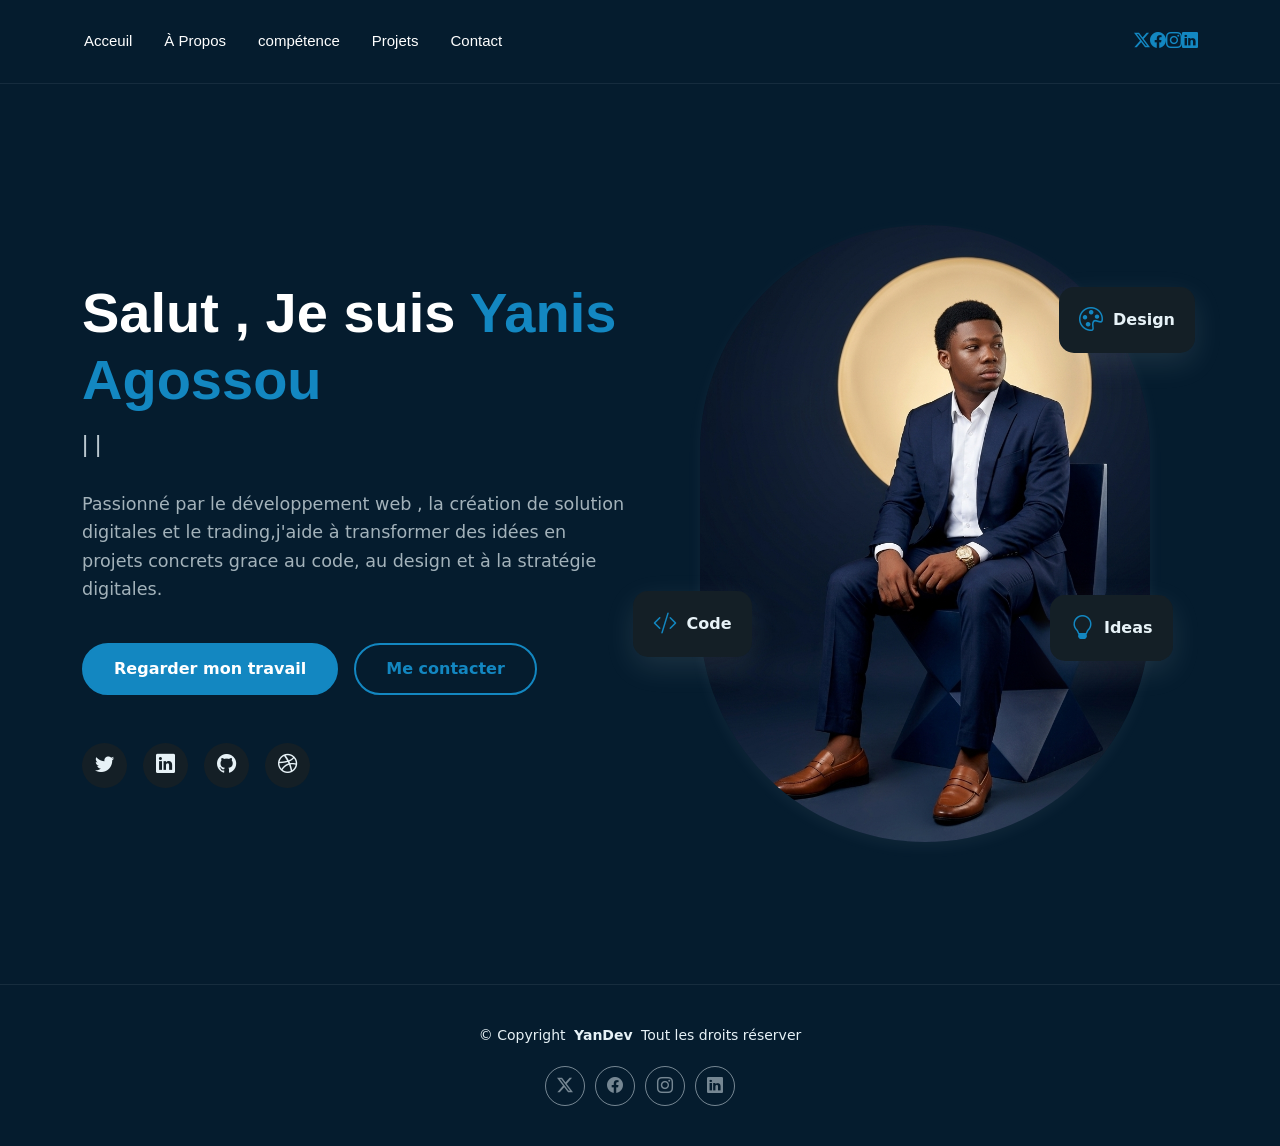
<file: index.html>
<!DOCTYPE html>
<html lang="fr">

<head>

  <meta charset="UTF-8" />

  <meta name="viewport" content="width=device-width, initial-scale=1.0" />


  <!-- Titre de la page-->
  <title>Yanis AGOSSOU — Développeur Web Freelance | Landing Pages & Sites Vitrines | Bénin</title>

  <!-- Description  -->
  <meta name="description"
    content="YanDev, développeur web freelance basé à Cotonou. Je crée des landing pages et sites vitrines qui convertissent — pour marques et entrepreneurs." />

  <!-- Mots-clés (peu utilisés par Google mais utiles pour d'autres moteurs) -->
  <meta name="keywords"
    content="développeur web freelance Bénin, création site web Cotonou, landing page freelance, site vitrine Afrique, développeur web francophone, HTML CSS Tailwind, portfolio développeur web, Janel GUEDEMEY" />

  <!-- Auteur -->
  <meta name="author" content="Yanis AGOSSOU" />

  <!-- Robots : autoriser l'indexation et le suivi des liens -->
  <meta name="robots" content="index, follow, max-snippet:-1, max-image-preview:large, max-video-preview:-1" />

  <!-- Langue de la page -->
  <meta name="language" content="French" />

  <!-- URL canonique (remplace [TON-DOMAINE] par ton vrai domaine) -->
  <link rel="canonical" href="https://www.YanDev.com/" />


  <!-- ============================================================
       OPEN GRAPH — Partage sur Facebook, WhatsApp, LinkedIn
  ============================================================ -->

  <meta property="og:type" content="website" />
  <meta property="og:site_name" content="Yanis AGOSSOU" />
  <meta property="og:title" content="Yanis AGOSSOU — Développeur Web Freelance | Landing Pages & Sites Vitrines" />
  <meta property="og:description"
    content="Un site joli, ça ne paie pas les factures. Le tien devrait faire les deux. Je crée des sites qui attirent les bons clients — design qui en impose, message qui convainc." />
  <meta property="og:url" content="https://www.YanDev.com/" />
  <meta property="og:image" content="https://www.YanDev.com/assets/og-image.jpg" />
  <!-- Image recommandée : 1200x630px, moins de 1MB -->
  <meta property="og:image:width" content="1200" />
  <meta property="og:image:height" content="630" />
  <meta property="og:image:alt" content="Yanis AGOSSOU — Portfolio développeur web freelance, Cotonou Bénin" />
  <meta property="og:locale" content="fr_FR" />


  <!-- ============================================================
       TWITTER CARD — Partage sur X (Twitter)
  ============================================================ -->

  <meta name="twitter:card" content="summary_large_image" />
  <meta name="twitter:title" content="YanDev — Développeur Web Freelance | Landing Pages & Sites Vitrines" />
  <meta name="twitter:description"
    content="Un site joli, ça ne paie pas les factures. Le tien devrait faire les deux. Sites qui convertissent pour marques et entrepreneurs francophones." />
  <meta name="twitter:image" content="https://www.jYanDev.com/assets/og-image.jpg" />
  <meta name="twitter:image:alt" content="Janel Dev — Portfolio développeur web freelance" />



  <!-- ============================================================
       GÉO-LOCALISATION — Booste la recherche locale
  ============================================================ -->

  <meta name="geo.region" content="BJ" />
  <!-- BJ = code ISO du Bénin -->
  <meta name="geo.placename" content="Cotonou, Bénin" />
  <meta name="geo.position" content="6.3654;2.4183" />
  <!-- Coordonnées GPS de Cotonou -->
  <meta name="ICBM" content="6.3654, 2.4183" />


  <!-- ============================================================
       SCHEMA.ORG — Données structurées (JSON-LD)
       Aide Google à comprendre qui tu es et ce que tu fais
  ============================================================ -->

  <script type="application/ld+json">
  {
    "@context": "https://schema.org",
    "@type": "Person",
    "name": "Yanis AGOSSOU",
    "jobTitle": "Développeur Web Freelance",
    "description": "Développeur web freelance basé à Cotonou, spécialisé en landing pages et sites vitrines pour marques et entrepreneurs francophones.",
    "url": "https://www.YanDev.com",
    "image": "https://www.YanDev.com/assets/photo-Yanis.jpg",
    "email": "yanisagossou18@.com",
    "address": {
      "@type": "PostalAddress",
      "addressLocality": "Cotonou",
      "addressCountry": "BJ"
    },
    "knowsAbout": [
      "Développement web",
      "Landing page",
      "Site vitrine",
      "HTML",
      "CSS",
      "Tailwind CSS",
      "JavaScript",
      "GSAP",
      "Figma",
      "Copywriting web"
    ],
    "sameAs": [
      "https://comeup.com/[ton-profil-comeup]",
      "https://www.facebook.com/[ta-page-facebook]"
    ],
    "offers": {
      "@type": "Offer",
      "description": "Création de landing pages et sites vitrines sur mesure",
      "areaServed": ["BJ", "FR", "CI", "SN", "CM"],
      "availableLanguage": ["French"]
    }
  }
  </script>

  <!-- WebSite schema pour la barre de recherche Google -->
  <script type="application/ld+json">
  {
    "@context": "https://schema.org",
    "@type": "WebSite",
    "name": "Yanis AGOSSOU",
    "url": "https://www.YanDev.com",
    "description": "Portfolio de Yanis AGOSSOU, développeur web freelance spécialisé en landing pages et sites vitrines — Cotonou, Bénin.",
    "inLanguage": "fr-FR",
    "author": {
      "@type": "Person",
      "name": "Yanis AGOSSOU"
    }
  }
  </script>


  <!-- ============================================================
       PERFORMANCE & TECHNIQUE
  ============================================================ -->

  <!-- Préconnexion aux fonts Google-->
  <link rel="preconnect" href="https://fonts.googleapis.com" />
  <link rel="preconnect" href="https://fonts.gstatic.com" crossorigin />
  <link
    href="https://fonts.googleapis.com/css2?family=Oswald:wght@200..700&family=Rajdhani:wght@300;400;500;600;700&display=swap"
    rel="stylesheet" />

  <!-- Favicon-->
  <link rel="icon" type="image/png" sizes="32x32" href="/favicon-32x32.png" />
  <link rel="icon" type="image/png" sizes="16x16" href="/favicon-16x16.png" />
  <link rel="apple-touch-icon" sizes="180x180" href="/apple-touch-icon.png" />
  <link rel="manifest" href="/site.webmanifest" />
  <!-- theme-color = ta couleur anthracite, pour la barre du navigateur mobile -->

  <meta name="theme-color" content="#2F2F2F" />

  <link href="vendor/bootstrap/css/bootstrap.min.css" rel="stylesheet">
  <link href="vendor/bootstrap-icons/bootstrap-icons.css" rel="stylesheet">
  <link href="vendor/aos/aos.css" rel="stylesheet">
  <link href="vendor/swiper/swiper-bundle.min.css" rel="stylesheet">
  <link href="vendor/glightbox/css/glightbox.min.css" rel="stylesheet">

  <link rel="stylesheet" href="CSS/index.css">

</head>

<body class="index-page">

  <header id="header" class="header d-flex align-items-center light-background sticky-top">
    <div class="container position-relative d-flex align-items-center justify-content-between">

      <nav id="navmenu" class="navmenu">
        <ul>
          <li><a href="index.html" class="">Acceuil</a></li>
          <li><a href="about.html">À Propos</a></li>
          <li><a href="compétence.html">compétence</a></li>
          <li><a href="projet.html">Projets</a></li>
          <li><a href="contact.html">Contact</a></li>
        </ul>
        <i class="mobile-nav-toggle d-xl-none bi bi-list"></i>
      </nav>
       <div class="social-links d-flex justify-content-center">
        <a href=""><i class="bi bi-twitter-x"></i></a>
        <a href="https://www.facebook.com/profile.php?id=100009227544362"><i class="bi bi-facebook"></i></a>
        <a href=""><i class="bi bi-instagram"></i></a>
        <a href="https://www.linkedin.com/in/yanis-agossou-6b8418402?utm_source=share_via&utm_content=profile&utm_medium=member_android"><i class="bi bi-linkedin"></i></a>
      </div>

    </div>
  </header>

  <main class="main">

    <!-- Hero Section -->
    <section id="hero" class="hero section">

      <div class="container" data-aos="fade-up" data-aos-delay="100">

        <div class="row gy-4 align-items-center">
          <div class="col-lg-6 order-2 order-lg-1">
            <div class="hero-content">
              <h1 data-aos="fade-up" data-aos-delay="200">Salut , Je suis <span class="highlight">Yanis Agossou</span>
              </h1>
              <h2 data-aos="fade-up" data-aos-delay="300">| <span class="typed"
                  data-typed-items=", Web Developer, Digital Artist,Trader"></span></h2>
              <p data-aos="fade-up" data-aos-delay="400">Passionné par le développement web , la création de solution
                digitales et le trading,j'aide à transformer des idées en projets concrets grace au code, au design et à
                la stratégie digitales.</p>
              <div class="hero-actions" data-aos="fade-up" data-aos-delay="500">
                <a href="projet.html" class="btn btn-primary">Regarder mon travail</a>
                <a href="contact.html" class="btn btn-outline">Me contacter</a>
              </div>
              <div class="social-links" data-aos="fade-up" data-aos-delay="600">
                <a href="#"><i class="bi bi-twitter"></i></a>
                <a href="#"><i class="bi bi-linkedin"></i></a>
                <a href="#"><i class="bi bi-github"></i></a>
                <a href="#"><i class="bi bi-dribbble"></i></a>
              </div>
            </div>
          </div>
          <div class="col-lg-6 order-1 order-lg-2">
            <div class="hero-image" data-aos="zoom-in" data-aos-delay="300">
              <div class="image-wrapper">
                <img src="CSS/img/profile/profile-square-11.webp" alt="Sarah Mitchell" class="img-fluid rounded-pill">
                <div class="floating-elements">
                  <div class="floating-card design" data-aos="fade-left" data-aos-delay="700">
                    <i class="bi bi-palette"></i>
                    <span>Design</span>
                  </div>
                  <div class="floating-card code" data-aos="fade-right" data-aos-delay="800">
                    <i class="bi bi-code-slash"></i>
                    <span>Code</span>
                  </div>
                  <div class="floating-card creativity" data-aos="fade-up" data-aos-delay="900">
                    <i class="bi bi-lightbulb"></i>
                    <span>Ideas</span>
                  </div>
                </div>
              </div>
            </div>
          </div>
        </div>

      </div>

    </section><!-- /Hero Section -->

  </main>

  <footer id="footer" class="footer">

    <div class="container">
      <div class="copyright text-center ">
        <p>© <span>Copyright</span> <strong class="px-1 sitename">YanDev</strong> <span>Tout les droits
            réserver<br></span></p>
      </div>
      <div class="social-links d-flex justify-content-center">
        <a href=""><i class="bi bi-twitter-x"></i></a>
        <a href=""><i class="bi bi-facebook"></i></a>
        <a href=""><i class="bi bi-instagram"></i></a>
        <a href=""><i class="bi bi-linkedin"></i></a>
      </div>

    </div>

  </footer>

  <!-- Scroll Top -->
  <a href="#" id="scroll-top" class="scroll-top d-flex align-items-center justify-content-center"><i
      class="bi bi-arrow-up-short"></i></a>

  <!-- Preloader -->
  <div id="preloader"></div>

  <script src="vendor/bootstrap/js/bootstrap.bundle.min.js"></script>
  <script src="vendor/php-email-form/validate.js"></script>
  <script src="vendor/aos/aos.js"></script>
  <script src="vendor/typed.js/typed.umd.js"></script>
  <script src="vendor/waypoints/noframework.waypoints.js"></script>
  <script src="vendor/purecounter/purecounter_vanilla.js"></script>
  <script src="vendor/swiper/swiper-bundle.min.js"></script>
  <script src="vendor/imagesloaded/imagesloaded.pkgd.min.js"></script>
  <script src="vendor/isotope-layout/isotope.pkgd.min.js"></script>
  <script src="vendor/glightbox/js/glightbox.min.js"></script>

  <script src="CSS/js/index.js"></script>
</body>

</html>
</file>
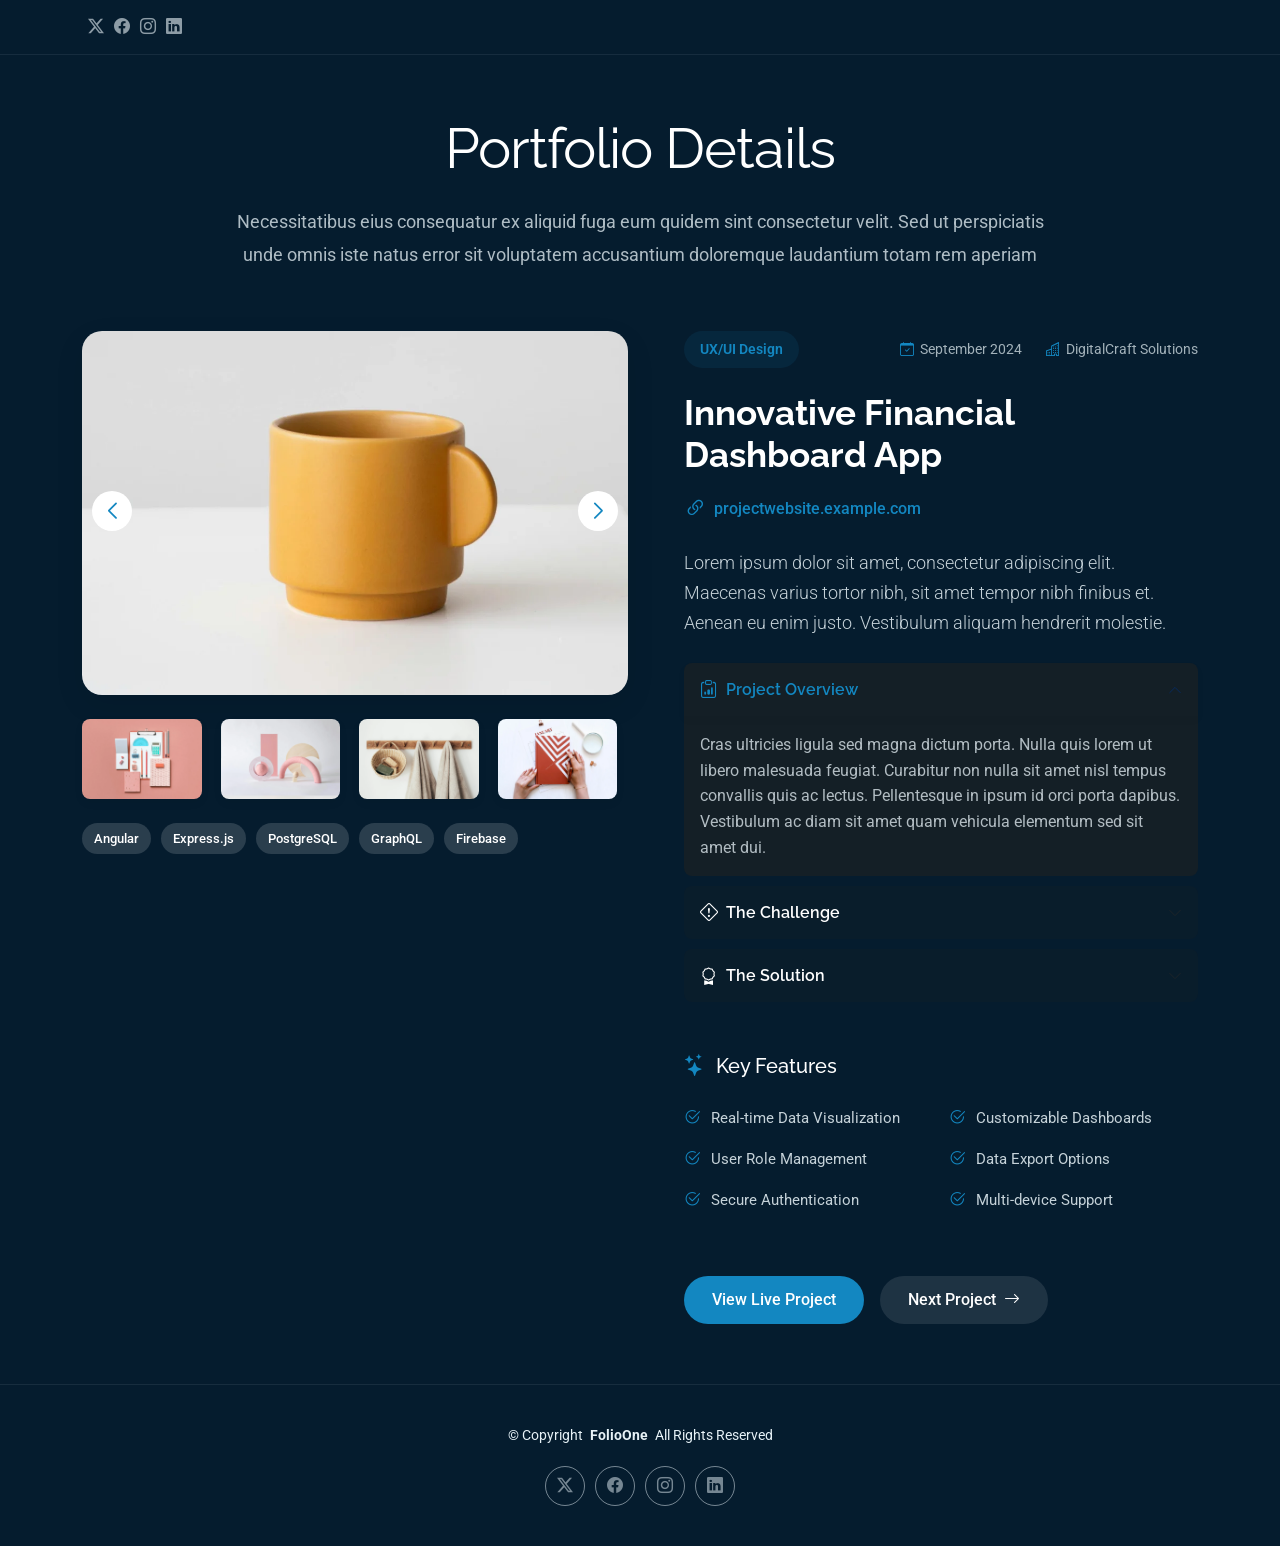
<file: portfolio-details.html>
<!DOCTYPE html>
<html lang="en">

<head>
  <meta charset="utf-8">
  <meta content="width=device-width, initial-scale=1.0" name="viewport">
  <title>Portfolio Details - FolioOne Bootstrap Template</title>
  <meta name="description" content="">
  <meta name="keywords" content="">

  <!-- Favicons -->
  <link href="CSS/img/favicon.png" rel="icon">
  <link href="CSS/img/apple-touch-icon.png" rel="apple-touch-icon">

  <!-- Fonts -->
  <link href="https://fonts.googleapis.com" rel="preconnect">
  <link href="https://fonts.gstatic.com" rel="preconnect" crossorigin>
  <link href="https://fonts.googleapis.com/css2?family=Roboto:ital,wght@0,100;0,300;0,400;0,500;0,700;0,900;1,100;1,300;1,400;1,500;1,700;1,900&family=Poppins:ital,wght@0,100;0,200;0,300;0,400;0,500;0,600;0,700;0,800;0,900;1,100;1,200;1,300;1,400;1,500;1,600;1,700;1,800;1,900&family=Raleway:ital,wght@0,100;0,200;0,300;0,400;0,500;0,600;0,700;0,800;0,900;1,100;1,200;1,300;1,400;1,500;1,600;1,700;1,800;1,900&display=swap" rel="stylesheet">

  <!-- Vendor CSS Files -->
  <link href="vendor/bootstrap/css/bootstrap.min.css" rel="stylesheet">
  <link href="vendor/bootstrap-icons/bootstrap-icons.css" rel="stylesheet">
  <link href="vendor/aos/aos.css" rel="stylesheet">
  <link href="vendor/swiper/swiper-bundle.min.css" rel="stylesheet">
  <link href="vendor/glightbox/css/glightbox.min.css" rel="stylesheet">

  <!-- Main CSS File -->
  <link href="CSS/index.css" rel="stylesheet">

 
</head>

<body class="portfolio-details-page">

  <header id="header" class="header d-flex align-items-center light-background sticky-top">
    <div class="container position-relative d-flex align-items-center justify-content-between">
      <div class="header-social-links">
        <a href="#" class="twitter"><i class="bi bi-twitter-x"></i></a>
        <a href="#" class="facebook"><i class="bi bi-facebook"></i></a>
        <a href="#" class="instagram"><i class="bi bi-instagram"></i></a>
        <a href="#" class="linkedin"><i class="bi bi-linkedin"></i></a>
      </div>

    </div>
  </header>

  <main class="main">

    <!-- Portfolio Details Section -->
    <section id="portfolio-details" class="portfolio-details section">

      <!-- Section Title -->
      <div class="container section-title" data-aos="fade-up">
        <h2>Portfolio Details</h2>
        <p>Necessitatibus eius consequatur ex aliquid fuga eum quidem sint consectetur velit. Sed ut perspiciatis unde omnis iste natus error sit voluptatem accusantium doloremque laudantium totam rem aperiam</p>
      </div><!-- End Section Title -->

      <div class="container" data-aos="fade-up" data-aos-delay="100">

        <div class="row gy-4">
          <div class="col-lg-6" data-aos="fade-right">
            <div class="portfolio-details-media">
              <div class="main-image">
                <div class="portfolio-details-slider swiper init-swiper" data-aos="zoom-in">
                  <script type="application/json" class="swiper-config">
                    {
                      "loop": true,
                      "speed": 1000,
                      "autoplay": {
                        "delay": 6000
                      },
                      "effect": "creative",
                      "creativeEffect": {
                        "prev": {
                          "shadow": true,
                          "translate": [0, 0, -400]
                        },
                        "next": {
                          "translate": ["100%", 0, 0]
                        }
                      },
                      "slidesPerView": 1,
                      "navigation": {
                        "nextEl": ".swiper-button-next",
                        "prevEl": ".swiper-button-prev"
                      }
                    }
                  </script>
                  <div class="swiper-wrapper">
                    <div class="swiper-slide">
                      <img src="CSS/img/portfolio/portfolio-5.webp" alt="Portfolio Image" class="img-fluid">
                    </div>
                    <div class="swiper-slide">
                      <img src="CSS/img/portfolio/portfolio-7.webp" alt="Portfolio Image" class="img-fluid">
                    </div>
                    <div class="swiper-slide">
                      <img src="CSS/img/portfolio/portfolio-8.webp" alt="Portfolio Image" class="img-fluid">
                    </div>
                  </div>
                  <div class="swiper-button-prev"></div>
                  <div class="swiper-button-next"></div>
                </div>
              </div>

              <div class="thumbnail-grid" data-aos="fade-up" data-aos-delay="200">
                <div class="row g-2 mt-3">
                  <div class="col-3">
                    <img src="CSS/img/portfolio/portfolio-4.webp" alt="Gallery Image" class="img-fluid glightbox">
                  </div>
                  <div class="col-3">
                    <img src="CSS/img/portfolio/portfolio-6.webp" alt="Gallery Image" class="img-fluid glightbox">
                  </div>
                  <div class="col-3">
                    <img src="CSS/img/portfolio/portfolio-11.webp" alt="Gallery Image" class="img-fluid glightbox">
                  </div>
                  <div class="col-3">
                    <img src="CSS/img/portfolio/portfolio-12.webp" alt="Gallery Image" class="img-fluid glightbox">
                  </div>
                </div>
              </div>

              <div class="tech-stack-badges" data-aos="fade-up" data-aos-delay="300">
                <span>Angular</span>
                <span>Express.js</span>
                <span>PostgreSQL</span>
                <span>GraphQL</span>
                <span>Firebase</span>
              </div>
            </div>
          </div>

          <div class="col-lg-6" data-aos="fade-left">
            <div class="portfolio-details-content">
              <div class="project-meta">
                <div class="badge-wrapper">
                  <span class="project-badge">UX/UI Design</span>
                </div>
                <div class="date-client">
                  <div class="meta-item">
                    <i class="bi bi-calendar-check"></i>
                    <span>September 2024</span>
                  </div>
                  <div class="meta-item">
                    <i class="bi bi-buildings"></i>
                    <span>DigitalCraft Solutions</span>
                  </div>
                </div>
              </div>

              <h2 class="project-title">Innovative Financial Dashboard App</h2>

              <div class="project-website">
                <i class="bi bi-link-45deg"></i>
                <a href="#" target="_blank">projectwebsite.example.com</a>
              </div>

              <div class="project-overview">
                <p class="lead">
                  Lorem ipsum dolor sit amet, consectetur adipiscing elit. Maecenas varius tortor nibh, sit amet tempor nibh finibus et. Aenean eu enim justo. Vestibulum aliquam hendrerit molestie.
                </p>

                <div class="accordion project-accordion" id="portfolio-details-projectAccordion">
                  <div class="accordion-item" data-aos="fade-up">
                    <h2 class="accordion-header">
                      <button class="accordion-button" type="button" data-bs-toggle="collapse" data-bs-target="#portfolio-details-collapse-1" aria-expanded="true" aria-controls="collapseOne">
                        <i class="bi bi-clipboard-data me-2"></i> Project Overview
                      </button>
                    </h2>
                    <div id="portfolio-details-collapse-1" class="accordion-collapse collapse show" data-bs-parent="#portfolio-details-projectAccordion">
                      <div class="accordion-body">
                        <p>Cras ultricies ligula sed magna dictum porta. Nulla quis lorem ut libero malesuada feugiat. Curabitur non nulla sit amet nisl tempus convallis quis ac lectus. Pellentesque in ipsum id orci porta dapibus. Vestibulum ac diam sit amet quam vehicula elementum sed sit amet dui.</p>
                      </div>
                    </div>
                  </div>

                  <div class="accordion-item" data-aos="fade-up" data-aos-delay="100">
                    <h2 class="accordion-header">
                      <button class="accordion-button collapsed" type="button" data-bs-toggle="collapse" data-bs-target="#portfolio-details-collapse-2" aria-expanded="false" aria-controls="collapseTwo">
                        <i class="bi bi-exclamation-diamond me-2"></i> The Challenge
                      </button>
                    </h2>
                    <div id="portfolio-details-collapse-2" class="accordion-collapse collapse" data-bs-parent="#portfolio-details-projectAccordion">
                      <div class="accordion-body">
                        <p>Mauris blandit aliquet elit, eget tincidunt nibh pulvinar a. Vivamus suscipit tortor eget felis porttitor volutpat. Curabitur aliquet quam id dui posuere blandit. Praesent sapien massa, convallis a pellentesque nec, egestas non nisi. Sed porttitor lectus nibh.</p>
                      </div>
                    </div>
                  </div>

                  <div class="accordion-item" data-aos="fade-up" data-aos-delay="200">
                    <h2 class="accordion-header">
                      <button class="accordion-button collapsed" type="button" data-bs-toggle="collapse" data-bs-target="#portfolio-details-collapse-3" aria-expanded="false" aria-controls="collapseThree">
                        <i class="bi bi-award me-2"></i> The Solution
                      </button>
                    </h2>
                    <div id="portfolio-details-collapse-3" class="accordion-collapse collapse" data-bs-parent="#portfolio-details-projectAccordion">
                      <div class="accordion-body">
                        <p>Donec sollicitudin molestie malesuada. Curabitur arcu erat, accumsan id imperdiet et, porttitor at sem. Vestibulum ante ipsum primis in faucibus orci luctus et ultrices posuere cubilia Curae; Donec velit neque, auctor sit amet aliquam vel, ullamcorper sit amet ligula.</p>
                      </div>
                    </div>
                  </div>
                </div>
              </div>

              <div class="project-features" data-aos="fade-up" data-aos-delay="300">
                <h3><i class="bi bi-stars"></i> Key Features</h3>
                <div class="row g-3">
                  <div class="col-md-6">
                    <ul class="feature-list">
                      <li><i class="bi bi-check2-circle"></i> Real-time Data Visualization</li>
                      <li><i class="bi bi-check2-circle"></i> User Role Management</li>
                      <li><i class="bi bi-check2-circle"></i> Secure Authentication</li>
                    </ul>
                  </div>
                  <div class="col-md-6">
                    <ul class="feature-list">
                      <li><i class="bi bi-check2-circle"></i> Customizable Dashboards</li>
                      <li><i class="bi bi-check2-circle"></i> Data Export Options</li>
                      <li><i class="bi bi-check2-circle"></i> Multi-device Support</li>
                    </ul>
                  </div>
                </div>
              </div>

              <div class="cta-buttons" data-aos="fade-up" data-aos-delay="400">
                <a href="#" class="btn-view-project">View Live Project</a>
                <a href="#" class="btn-next-project">Next Project <i class="bi bi-arrow-right"></i></a>
              </div>
            </div>
          </div>
        </div>

      </div>

    </section><!-- /Portfolio Details Section -->

  </main>

  <footer id="footer" class="footer">

    <div class="container">
      <div class="copyright text-center ">
        <p>© <span>Copyright</span> <strong class="px-1 sitename">FolioOne</strong> <span>All Rights Reserved<br></span></p>
      </div>
      <div class="social-links d-flex justify-content-center">
        <a href=""><i class="bi bi-twitter-x"></i></a>
        <a href=""><i class="bi bi-facebook"></i></a>
        <a href=""><i class="bi bi-instagram"></i></a>
        <a href=""><i class="bi bi-linkedin"></i></a>
      </div>
      
 
    </div>

  </footer>

  <!-- Scroll Top -->
  <a href="#" id="scroll-top" class="scroll-top d-flex align-items-center justify-content-center"><i class="bi bi-arrow-up-short"></i></a>

  <!-- Preloader -->
  <div id="preloader"></div>

  <!-- Vendor JS Files -->
  <script src="vendor/bootstrap/js/bootstrap.bundle.min.js"></script>
  <script src="vendor/php-email-form/validate.js"></script>
  <script src="vendor/aos/aos.js"></script>
  <script src="vendor/typed.js/typed.umd.js"></script>
  <script src="vendor/waypoints/noframework.waypoints.js"></script>
  <script src="vendor/purecounter/purecounter_vanilla.js"></script>
  <script src="vendor/swiper/swiper-bundle.min.js"></script>
  <script src="vendor/imagesloaded/imagesloaded.pkgd.min.js"></script>
  <script src="vendor/isotope-layout/isotope.pkgd.min.js"></script>
  <script src="vendor/glightbox/js/glightbox.min.js"></script>

  <!-- Main JS File -->
  <script src="CSS/js/index.js"></script>

</body>

</html>
</file>
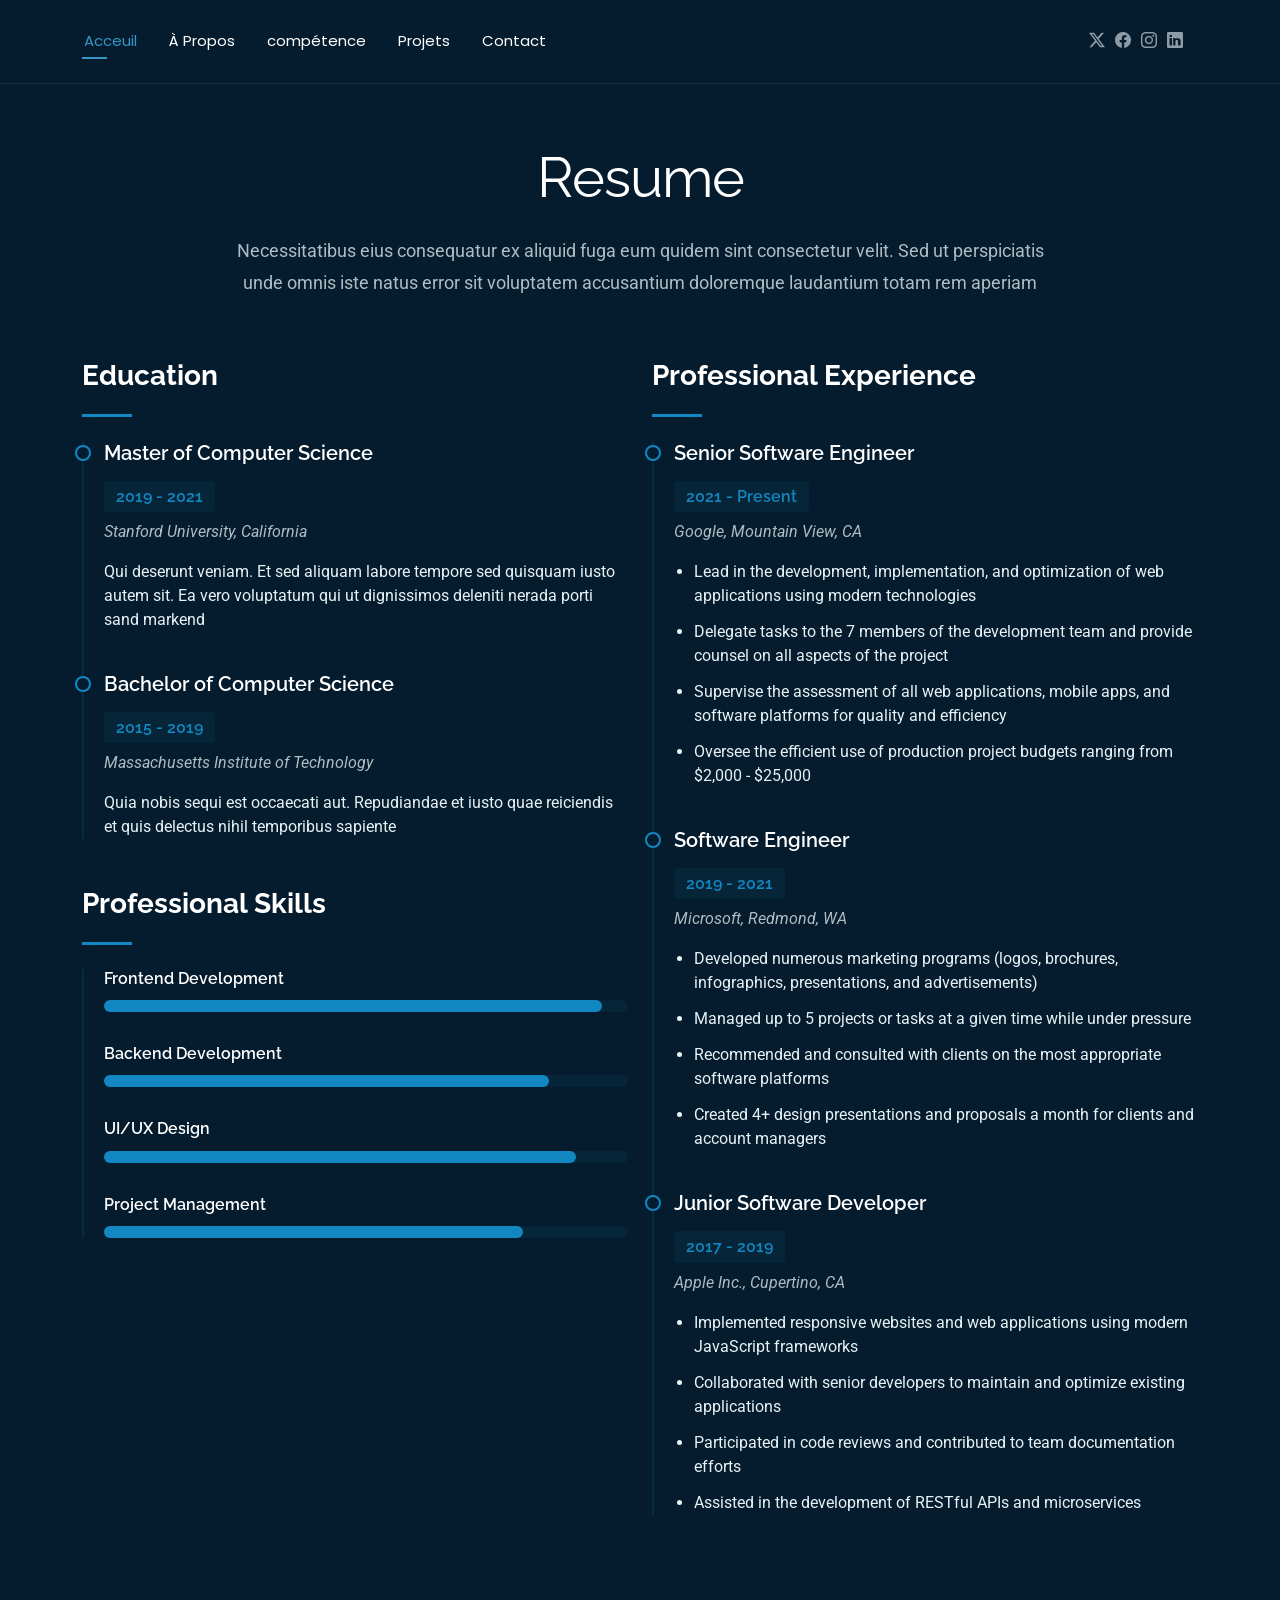
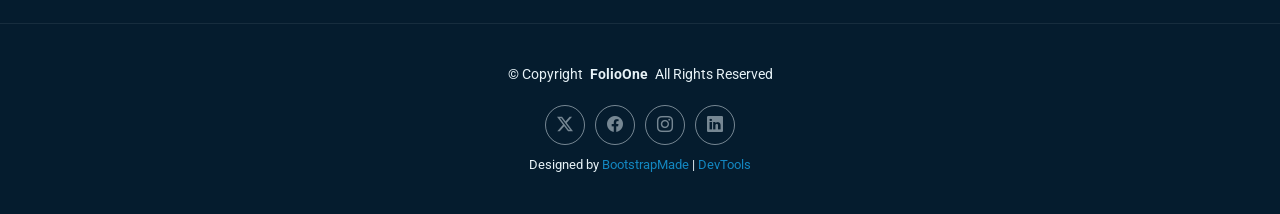
<file: resume.html>
<!DOCTYPE html>
<html lang="en">

<head>
  <meta charset="utf-8">
  <meta content="width=device-width, initial-scale=1.0" name="viewport">
  <title>Resume - FolioOne Bootstrap Template</title>
  <meta name="description" content="">
  <meta name="keywords" content="">

  <!-- Favicons -->
  <link href="CSS/img/favicon.png" rel="icon">
  <link href="CSS/img/apple-touch-icon.png" rel="apple-touch-icon">

  <!-- Fonts -->
  <link href="https://fonts.googleapis.com" rel="preconnect">
  <link href="https://fonts.gstatic.com" rel="preconnect" crossorigin>
  <link href="https://fonts.googleapis.com/css2?family=Roboto:ital,wght@0,100;0,300;0,400;0,500;0,700;0,900;1,100;1,300;1,400;1,500;1,700;1,900&family=Poppins:ital,wght@0,100;0,200;0,300;0,400;0,500;0,600;0,700;0,800;0,900;1,100;1,200;1,300;1,400;1,500;1,600;1,700;1,800;1,900&family=Raleway:ital,wght@0,100;0,200;0,300;0,400;0,500;0,600;0,700;0,800;0,900;1,100;1,200;1,300;1,400;1,500;1,600;1,700;1,800;1,900&display=swap" rel="stylesheet">

  <!-- Vendor CSS Files -->
  <link href="vendor/bootstrap/css/bootstrap.min.css" rel="stylesheet">
  <link href="vendor/bootstrap-icons/bootstrap-icons.css" rel="stylesheet">
  <link href="vendor/aos/aos.css" rel="stylesheet">
  <link href="vendor/swiper/swiper-bundle.min.css" rel="stylesheet">
  <link href="vendor/glightbox/css/glightbox.min.css" rel="stylesheet">

  <!-- Main CSS File -->
  <link href="CSS/index.css" rel="stylesheet">
</head>

<body class="resume-page">

  <header id="header" class="header d-flex align-items-center light-background sticky-top">
    <div class="container position-relative d-flex align-items-center justify-content-between">
       <nav id="navmenu" class="navmenu">
        <ul>
          <li><a href="index.html" class="active">Acceuil</a></li>
          <li><a href="about.html">À Propos</a></li>
          <li><a href="compétence.html">compétence</a></li>
          <li><a href="projet.html">Projets</a></li>
          <li><a href="contact.html">Contact</a></li>
        </ul>
        <i class="mobile-nav-toggle d-xl-none bi bi-list"></i>
      </nav>

      <div class="header-social-links">
        <a href="#" class="twitter"><i class="bi bi-twitter-x"></i></a>
        <a href="#" class="facebook"><i class="bi bi-facebook"></i></a>
        <a href="#" class="instagram"><i class="bi bi-instagram"></i></a>
        <a href="#" class="linkedin"><i class="bi bi-linkedin"></i></a>
      </div>

    </div>
  </header>

  <main class="main">

    <!-- Resume Section -->
    <section id="resume" class="resume section">

      <!-- Section Title -->
      <div class="container section-title" data-aos="fade-up">
        <h2>Resume</h2>
        <p>Necessitatibus eius consequatur ex aliquid fuga eum quidem sint consectetur velit. Sed ut perspiciatis unde omnis iste natus error sit voluptatem accusantium doloremque laudantium totam rem aperiam</p>
      </div><!-- End Section Title -->

      <div class="container" data-aos="fade-up" data-aos-delay="100">

        <div class="row">
          <div class="col-lg-6">

            <!-- Education Section -->
            <div class="resume-item" data-aos="fade-up">
              <h3 class="resume-title">Education</h3>

              <div class="resume-content">
                <article class="education-item">
                  <h4>Master of Computer Science</h4>
                  <h5>2019 - 2021</h5>
                  <p class="institution"><em>Stanford University, California</em></p>
                  <p>Qui deserunt veniam. Et sed aliquam labore tempore sed quisquam iusto autem sit. Ea vero voluptatum qui ut dignissimos deleniti nerada porti sand markend</p>
                </article>

                <article class="education-item">
                  <h4>Bachelor of Computer Science</h4>
                  <h5>2015 - 2019</h5>
                  <p class="institution"><em>Massachusetts Institute of Technology</em></p>
                  <p>Quia nobis sequi est occaecati aut. Repudiandae et iusto quae reiciendis et quis delectus nihil temporibus sapiente</p>
                </article>
              </div>
            </div><!-- End Education Section -->

            <!-- Professional Skills Section -->
            <div class="resume-item skills-animation" data-aos="fade-up">
              <h3 class="resume-title">Professional Skills</h3>

              <div class="resume-content">
                <div class="skill-item">
                  <h4>Frontend Development</h4>
                  <div class="progress">
                    <div class="progress-bar" role="progressbar" aria-valuenow="95" aria-valuemin="0" aria-valuemax="100"></div>
                  </div>
                </div>

                <div class="skill-item">
                  <h4>Backend Development</h4>
                  <div class="progress">
                    <div class="progress-bar" role="progressbar" aria-valuenow="85" aria-valuemin="0" aria-valuemax="100"></div>
                  </div>
                </div>

                <div class="skill-item">
                  <h4>UI/UX Design</h4>
                  <div class="progress">
                    <div class="progress-bar" role="progressbar" aria-valuenow="90" aria-valuemin="0" aria-valuemax="100"></div>
                  </div>
                </div>

                <div class="skill-item">
                  <h4>Project Management</h4>
                  <div class="progress">
                    <div class="progress-bar" role="progressbar" aria-valuenow="80" aria-valuemin="0" aria-valuemax="100"></div>
                  </div>
                </div>
              </div>
            </div><!-- End Professional Skills Section -->
          </div>

          <div class="col-lg-6">
            <!-- Experience Section -->
            <div class="resume-item" data-aos="fade-up" data-aos-delay="100">
              <h3 class="resume-title">Professional Experience</h3>

              <div class="resume-content">
                <article class="experience-item">
                  <h4>Senior Software Engineer</h4>
                  <h5>2021 - Present</h5>
                  <p class="company"><em>Google, Mountain View, CA</em></p>
                  <ul>
                    <li>Lead in the development, implementation, and optimization of web applications using modern technologies</li>
                    <li>Delegate tasks to the 7 members of the development team and provide counsel on all aspects of the project</li>
                    <li>Supervise the assessment of all web applications, mobile apps, and software platforms for quality and efficiency</li>
                    <li>Oversee the efficient use of production project budgets ranging from $2,000 - $25,000</li>
                  </ul>
                </article>

                <article class="experience-item">
                  <h4>Software Engineer</h4>
                  <h5>2019 - 2021</h5>
                  <p class="company"><em>Microsoft, Redmond, WA</em></p>
                  <ul>
                    <li>Developed numerous marketing programs (logos, brochures, infographics, presentations, and advertisements)</li>
                    <li>Managed up to 5 projects or tasks at a given time while under pressure</li>
                    <li>Recommended and consulted with clients on the most appropriate software platforms</li>
                    <li>Created 4+ design presentations and proposals a month for clients and account managers</li>
                  </ul>
                </article>

                <article class="experience-item">
                  <h4>Junior Software Developer</h4>
                  <h5>2017 - 2019</h5>
                  <p class="company"><em>Apple Inc., Cupertino, CA</em></p>
                  <ul>
                    <li>Implemented responsive websites and web applications using modern JavaScript frameworks</li>
                    <li>Collaborated with senior developers to maintain and optimize existing applications</li>
                    <li>Participated in code reviews and contributed to team documentation efforts</li>
                    <li>Assisted in the development of RESTful APIs and microservices</li>
                  </ul>
                </article>
              </div>
            </div><!-- End Experience Section -->
          </div>
        </div>

      </div>

    </section><!-- /Resume Section -->

  </main>

  <footer id="footer" class="footer">

    <div class="container">
      <div class="copyright text-center ">
        <p>© <span>Copyright</span> <strong class="px-1 sitename">FolioOne</strong> <span>All Rights Reserved<br></span></p>
      </div>
      <div class="social-links d-flex justify-content-center">
        <a href=""><i class="bi bi-twitter-x"></i></a>
        <a href=""><i class="bi bi-facebook"></i></a>
        <a href=""><i class="bi bi-instagram"></i></a>
        <a href=""><i class="bi bi-linkedin"></i></a>
      </div>
      <div class="credits">
        <!-- All the links in the footer should remain intact. -->
        <!-- You can delete the links only if you've purchased the pro version. -->
        <!-- Licensing information: https://bootstrapmade.com/license/ -->
        <!-- Purchase the pro version with working PHP/AJAX contact form: [buy-url] -->
        Designed by <a href="https://bootstrapmade.com/">BootstrapMade</a> | <a href="https://bootstrapmade.com/tools/">DevTools</a>
      </div>
    </div>

  </footer>

  <!-- Scroll Top -->
  <a href="#" id="scroll-top" class="scroll-top d-flex align-items-center justify-content-center"><i class="bi bi-arrow-up-short"></i></a>

  <!-- Preloader -->
  <div id="preloader"></div>

  <!-- Vendor JS Files -->
  <script src="vendor/bootstrap/js/bootstrap.bundle.min.js"></script>
  <script src="vendor/php-email-form/validate.js"></script>
  <script src="vendor/aos/aos.js"></script>
  <script src="vendor/typed.js/typed.umd.js"></script>
  <script src="vendor/waypoints/noframework.waypoints.js"></script>
  <script src="vendor/purecounter/purecounter_vanilla.js"></script>
  <script src="vendor/swiper/swiper-bundle.min.js"></script>
  <script src="vendor/imagesloaded/imagesloaded.pkgd.min.js"></script>
  <script src="vendor/isotope-layout/isotope.pkgd.min.js"></script>
  <script src="vendor/glightbox/js/glightbox.min.js"></script>

  <!-- Main JS File -->
  <script src="CSS/js/index.js"></script>

</body>

</html>
</file>
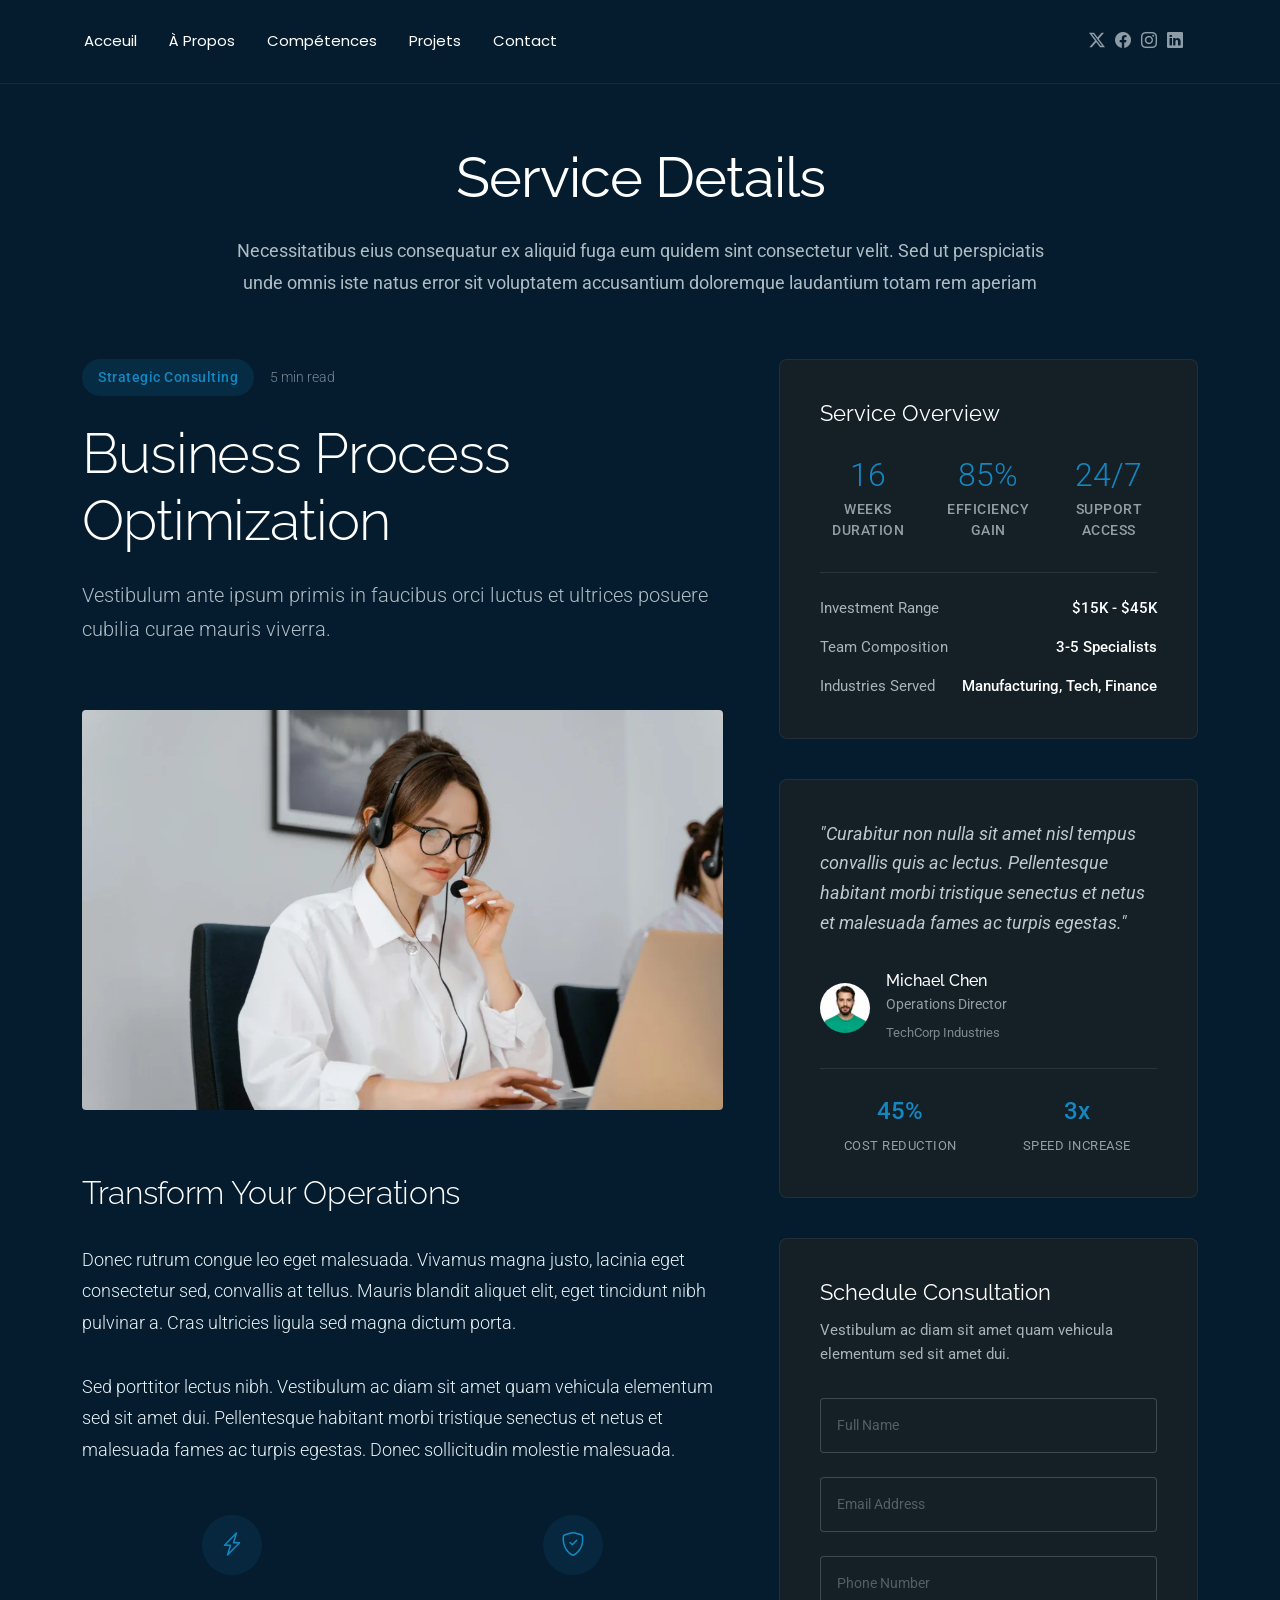
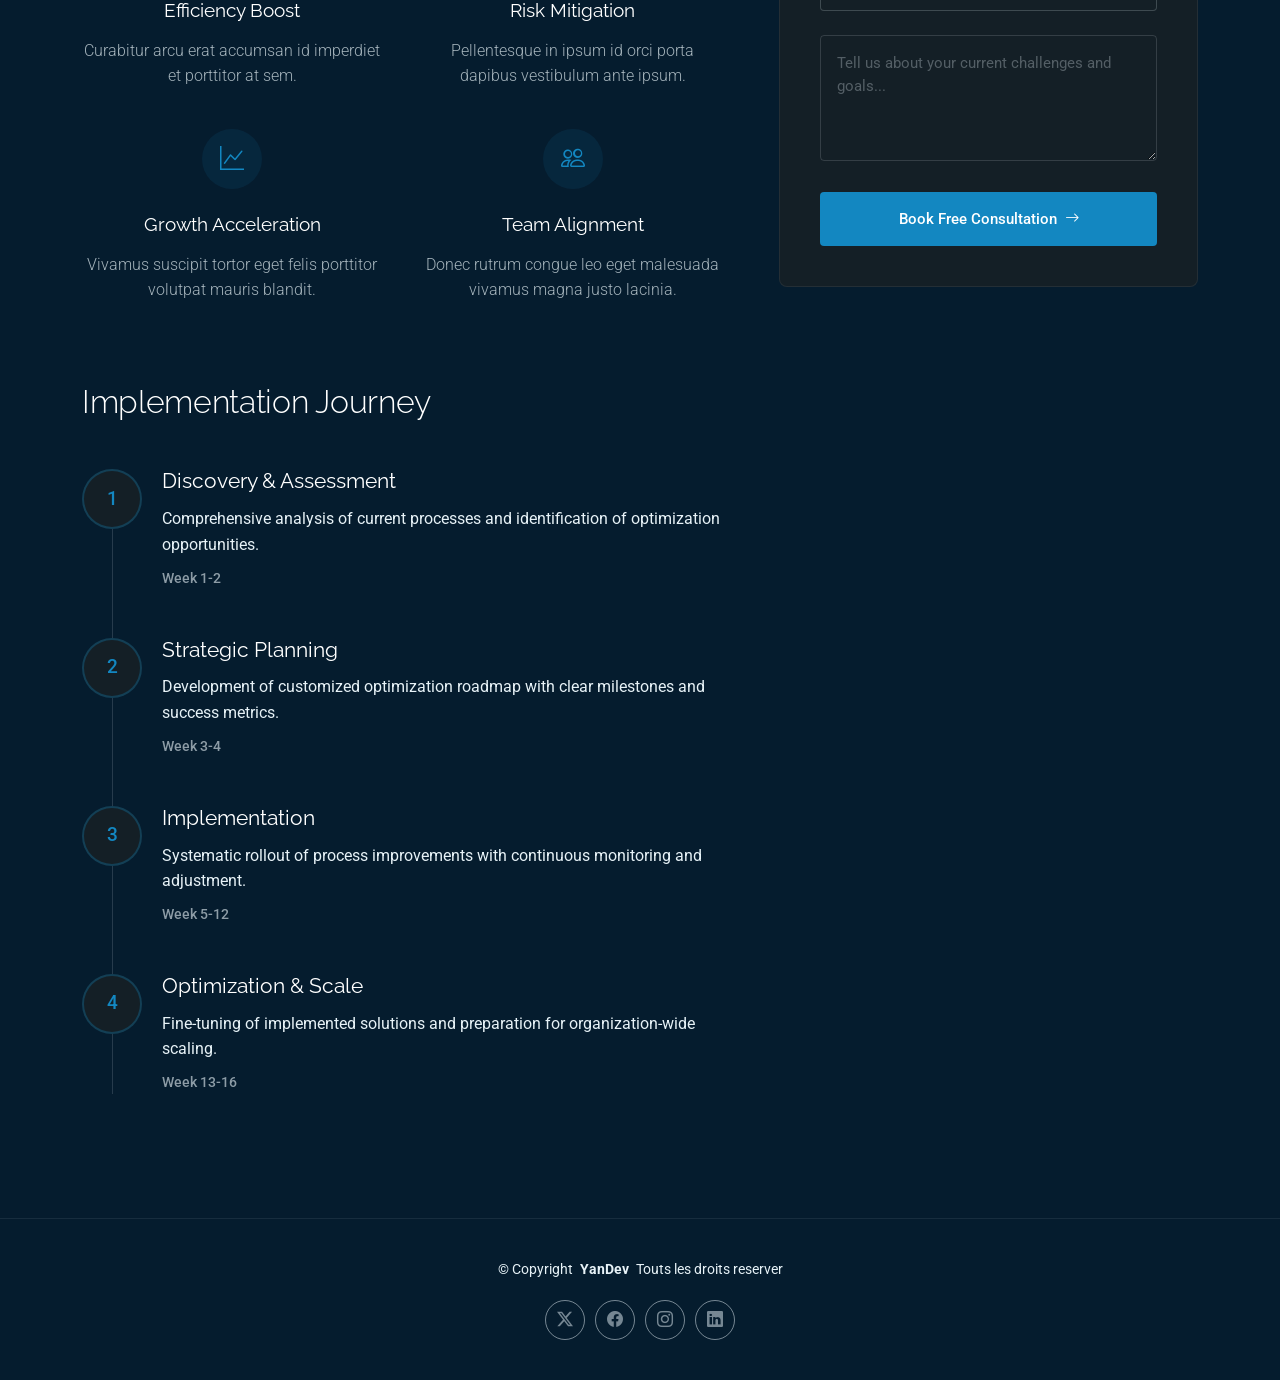
<file: service-details.html>
<!DOCTYPE html>
<html lang="en">

<head>
  <meta charset="utf-8">
  <meta content="width=device-width, initial-scale=1.0" name="viewport">
  <title>Service Details - FolioOne Bootstrap Template</title>
  <meta name="description" content="">
  <meta name="keywords" content="">

  <!-- Favicons -->
  <link href="CSS/img/favicon.png" rel="icon">
  <link href="CSS/img/apple-touch-icon.png" rel="apple-touch-icon">

  <!-- Fonts -->
  <link href="https://fonts.googleapis.com" rel="preconnect">
  <link href="https://fonts.gstatic.com" rel="preconnect" crossorigin>
  <link href="https://fonts.googleapis.com/css2?family=Roboto:ital,wght@0,100;0,300;0,400;0,500;0,700;0,900;1,100;1,300;1,400;1,500;1,700;1,900&family=Poppins:ital,wght@0,100;0,200;0,300;0,400;0,500;0,600;0,700;0,800;0,900;1,100;1,200;1,300;1,400;1,500;1,600;1,700;1,800;1,900&family=Raleway:ital,wght@0,100;0,200;0,300;0,400;0,500;0,600;0,700;0,800;0,900;1,100;1,200;1,300;1,400;1,500;1,600;1,700;1,800;1,900&display=swap" rel="stylesheet">

  <!-- Vendor CSS Files -->
  <link href="vendor/bootstrap/css/bootstrap.min.css" rel="stylesheet">
  <link href="vendor/bootstrap-icons/bootstrap-icons.css" rel="stylesheet">
  <link href="vendor/aos/aos.css" rel="stylesheet">
  <link href="vendor/swiper/swiper-bundle.min.css" rel="stylesheet">
  <link href="vendor/glightbox/css/glightbox.min.css" rel="stylesheet">

  <!-- Main CSS File -->
  <link href="CSS/index.css" rel="stylesheet">

 
</head>

<body class="service-details-page">

  <header id="header" class="header d-flex align-items-center light-background sticky-top">
    <div class="container position-relative d-flex align-items-center justify-content-between">

     

      <nav id="navmenu" class="navmenu">
        <ul>
          <li><a href="index.html">Acceuil</a></li>
          <li><a href="about.html">À Propos</a></li>
          <li><a href="compétence.html">Compétences</a></li>
          <li><a href="projet.html">Projets</a></li>
          <li><a href="contact.html">Contact</a></li>
        </ul>
        <i class="mobile-nav-toggle d-xl-none bi bi-list"></i>
      </nav>

      <div class="header-social-links">
        <a href="#" class="twitter"><i class="bi bi-twitter-x"></i></a>
        <a href="#" class="facebook"><i class="bi bi-facebook"></i></a>
        <a href="#" class="instagram"><i class="bi bi-instagram"></i></a>
        <a href="#" class="linkedin"><i class="bi bi-linkedin"></i></a>
      </div>

    </div>
  </header>

  <main class="main">

    <!-- Service Details Section -->
    <section id="service-details" class="service-details section">

      <!-- Section Title -->
      <div class="container section-title" data-aos="fade-up">
        <h2>Service Details</h2>
        <p>Necessitatibus eius consequatur ex aliquid fuga eum quidem sint consectetur velit. Sed ut perspiciatis unde omnis iste natus error sit voluptatem accusantium doloremque laudantium totam rem aperiam</p>
      </div><!-- End Section Title -->

      <div class="container" data-aos="fade-up" data-aos-delay="100">

        <div class="row">

          <!-- Main Content Area -->
          <div class="col-lg-7">

            <!-- Hero Service Introduction -->
            <div class="service-hero" data-aos="fade-up" data-aos-delay="100">
              <div class="service-meta">
                <span class="service-category">Strategic Consulting</span>
                <span class="reading-time">5 min read</span>
              </div>
              <h1>Business Process Optimization</h1>
              <p class="service-description">Vestibulum ante ipsum primis in faucibus orci luctus et ultrices posuere cubilia curae mauris viverra.</p>
            </div>

            <!-- Service Visual -->
            <div class="service-visual" data-aos="zoom-in" data-aos-delay="200">
              <img src="CSS/img/services/services-7.webp" alt="Business Process Optimization" class="img-fluid">
            </div>

            <!-- Service Content -->
            <div class="service-narrative" data-aos="fade-up" data-aos-delay="300">
              <h3>Transform Your Operations</h3>
              <p>Donec rutrum congue leo eget malesuada. Vivamus magna justo, lacinia eget consectetur sed, convallis at tellus. Mauris blandit aliquet elit, eget tincidunt nibh pulvinar a. Cras ultricies ligula sed magna dictum porta.</p>

              <p>Sed porttitor lectus nibh. Vestibulum ac diam sit amet quam vehicula elementum sed sit amet dui. Pellentesque habitant morbi tristique senectus et netus et malesuada fames ac turpis egestas. Donec sollicitudin molestie malesuada.</p>

              <!-- Key Benefits Grid -->
              <div class="benefits-grid" data-aos="fade-up" data-aos-delay="400">
                <div class="benefit-card">
                  <div class="benefit-icon">
                    <i class="bi bi-lightning-charge"></i>
                  </div>
                  <h4>Efficiency Boost</h4>
                  <p>Curabitur arcu erat accumsan id imperdiet et porttitor at sem.</p>
                </div>

                <div class="benefit-card">
                  <div class="benefit-icon">
                    <i class="bi bi-shield-check"></i>
                  </div>
                  <h4>Risk Mitigation</h4>
                  <p>Pellentesque in ipsum id orci porta dapibus vestibulum ante ipsum.</p>
                </div>

                <div class="benefit-card">
                  <div class="benefit-icon">
                    <i class="bi bi-graph-up"></i>
                  </div>
                  <h4>Growth Acceleration</h4>
                  <p>Vivamus suscipit tortor eget felis porttitor volutpat mauris blandit.</p>
                </div>

                <div class="benefit-card">
                  <div class="benefit-icon">
                    <i class="bi bi-people"></i>
                  </div>
                  <h4>Team Alignment</h4>
                  <p>Donec rutrum congue leo eget malesuada vivamus magna justo lacinia.</p>
                </div>
              </div>

            </div>

            <!-- Implementation Timeline -->
            <div class="timeline-section" data-aos="fade-up" data-aos-delay="500">
              <h3>Implementation Journey</h3>
              <div class="timeline">
                <div class="timeline-item">
                  <div class="timeline-marker">
                    <span>1</span>
                  </div>
                  <div class="timeline-content">
                    <h4>Discovery &amp; Assessment</h4>
                    <p>Comprehensive analysis of current processes and identification of optimization opportunities.</p>
                    <small>Week 1-2</small>
                  </div>
                </div>

                <div class="timeline-item">
                  <div class="timeline-marker">
                    <span>2</span>
                  </div>
                  <div class="timeline-content">
                    <h4>Strategic Planning</h4>
                    <p>Development of customized optimization roadmap with clear milestones and success metrics.</p>
                    <small>Week 3-4</small>
                  </div>
                </div>

                <div class="timeline-item">
                  <div class="timeline-marker">
                    <span>3</span>
                  </div>
                  <div class="timeline-content">
                    <h4>Implementation</h4>
                    <p>Systematic rollout of process improvements with continuous monitoring and adjustment.</p>
                    <small>Week 5-12</small>
                  </div>
                </div>

                <div class="timeline-item">
                  <div class="timeline-marker">
                    <span>4</span>
                  </div>
                  <div class="timeline-content">
                    <h4>Optimization &amp; Scale</h4>
                    <p>Fine-tuning of implemented solutions and preparation for organization-wide scaling.</p>
                    <small>Week 13-16</small>
                  </div>
                </div>
              </div>
            </div>

          </div><!-- End Main Content -->

          <!-- Service Sidebar -->
          <div class="col-lg-5">
            <div class="service-sidebar" data-aos="fade-up" data-aos-delay="200">

              <!-- Service Overview Card -->
              <div class="overview-card">
                <div class="overview-header">
                  <h4>Service Overview</h4>
                </div>
                <div class="overview-stats">
                  <div class="stat-item">
                    <div class="stat-number">16</div>
                    <div class="stat-label">Weeks Duration</div>
                  </div>
                  <div class="stat-item">
                    <div class="stat-number">85%</div>
                    <div class="stat-label">Efficiency Gain</div>
                  </div>
                  <div class="stat-item">
                    <div class="stat-number">24/7</div>
                    <div class="stat-label">Support Access</div>
                  </div>
                </div>

                <div class="overview-details">
                  <div class="detail-row">
                    <span class="detail-label">Investment Range</span>
                    <span class="detail-value">$15K - $45K</span>
                  </div>
                  <div class="detail-row">
                    <span class="detail-label">Team Composition</span>
                    <span class="detail-value">3-5 Specialists</span>
                  </div>
                  <div class="detail-row">
                    <span class="detail-label">Industries Served</span>
                    <span class="detail-value">Manufacturing, Tech, Finance</span>
                  </div>
                </div>
              </div>

              <!-- Client Success Story -->
              <div class="success-story">
                <div class="story-quote">
                  <p>"Curabitur non nulla sit amet nisl tempus convallis quis ac lectus. Pellentesque habitant morbi tristique senectus et netus et malesuada fames ac turpis egestas."</p>
                </div>
                <div class="story-author">
                  <img src="CSS/img/person/person-m-8.webp" alt="Michael Chen" class="author-avatar">
                  <div class="author-details">
                    <h5>Michael Chen</h5>
                    <span>Operations Director</span>
                    <small>TechCorp Industries</small>
                  </div>
                </div>
                <div class="story-metrics">
                  <div class="metric">
                    <span class="metric-value">45%</span>
                    <span class="metric-label">Cost Reduction</span>
                  </div>
                  <div class="metric">
                    <span class="metric-value">3x</span>
                    <span class="metric-label">Speed Increase</span>
                  </div>
                </div>
              </div>

              <!-- Consultation Form -->
              <div class="consultation-form">
                <div class="form-header">
                  <h4>Schedule Consultation</h4>
                  <p>Vestibulum ac diam sit amet quam vehicula elementum sed sit amet dui.</p>
                </div>

                <form action="forms/consultation.php" method="post" class="php-email-form">
                  <div class="form-group">
                    <input type="text" name="name" class="form-input" placeholder="Full Name" required="">
                  </div>

                  <div class="form-group">
                    <input type="email" name="email" class="form-input" placeholder="Email Address" required="">
                  </div>

                  <div class="form-group">
                    <input type="tel" name="phone" class="form-input" placeholder="Phone Number">
                  </div>

                  <input type="hidden" name="subject" value="Business Process Optimization Consultation">

                  <div class="form-group">
                    <textarea name="message" class="form-input" rows="4" placeholder="Tell us about your current challenges and goals..." required=""></textarea>
                  </div>

                  <div class="loading">Loading</div>
                  <div class="error-message"></div>
                  <div class="sent-message">Your consultation request has been sent. Thank you!</div>

                  <button type="submit" class="btn-consultation">
                    <span>Book Free Consultation</span>
                    <i class="bi bi-arrow-right"></i>
                  </button>
                </form>
              </div>

            </div>
          </div><!-- End Sidebar -->

        </div>

      </div>

    </section><!-- /Service Details Section -->

  </main>

  <footer id="footer" class="footer">

    <div class="container">
      <div class="copyright text-center ">
        <p>© <span>Copyright</span> <strong class="px-1 sitename">YanDev</strong> <span>Touts les droits reserver<br></span></p>
      </div>
      <div class="social-links d-flex justify-content-center">
        <a href=""><i class="bi bi-twitter-x"></i></a>
        <a href=""><i class="bi bi-facebook"></i></a>
        <a href=""><i class="bi bi-instagram"></i></a>
        <a href=""><i class="bi bi-linkedin"></i></a>
      </div>
      
    </div>

  </footer>

  <!-- Scroll Top -->
  <a href="#" id="scroll-top" class="scroll-top d-flex align-items-center justify-content-center"><i class="bi bi-arrow-up-short"></i></a>

  <!-- Preloader -->
  <div id="preloader"></div>

  <!-- Vendor JS Files -->
  <script src="vendor/bootstrap/js/bootstrap.bundle.min.js"></script>
  <script src="vendor/php-email-form/validate.js"></script>
  <script src="vendor/aos/aos.js"></script>
  <script src="vendor/typed.js/typed.umd.js"></script>
  <script src="vendor/waypoints/noframework.waypoints.js"></script>
  <script src="vendor/purecounter/purecounter_vanilla.js"></script>
  <script src="vendor/swiper/swiper-bundle.min.js"></script>
  <script src="vendor/imagesloaded/imagesloaded.pkgd.min.js"></script>
  <script src="vendor/isotope-layout/isotope.pkgd.min.js"></script>
  <script src="vendor/glightbox/js/glightbox.min.js"></script>

  <!-- Main JS File -->
  <script src="CSS/js/index.js"></script>

</body>

</html>
</file>
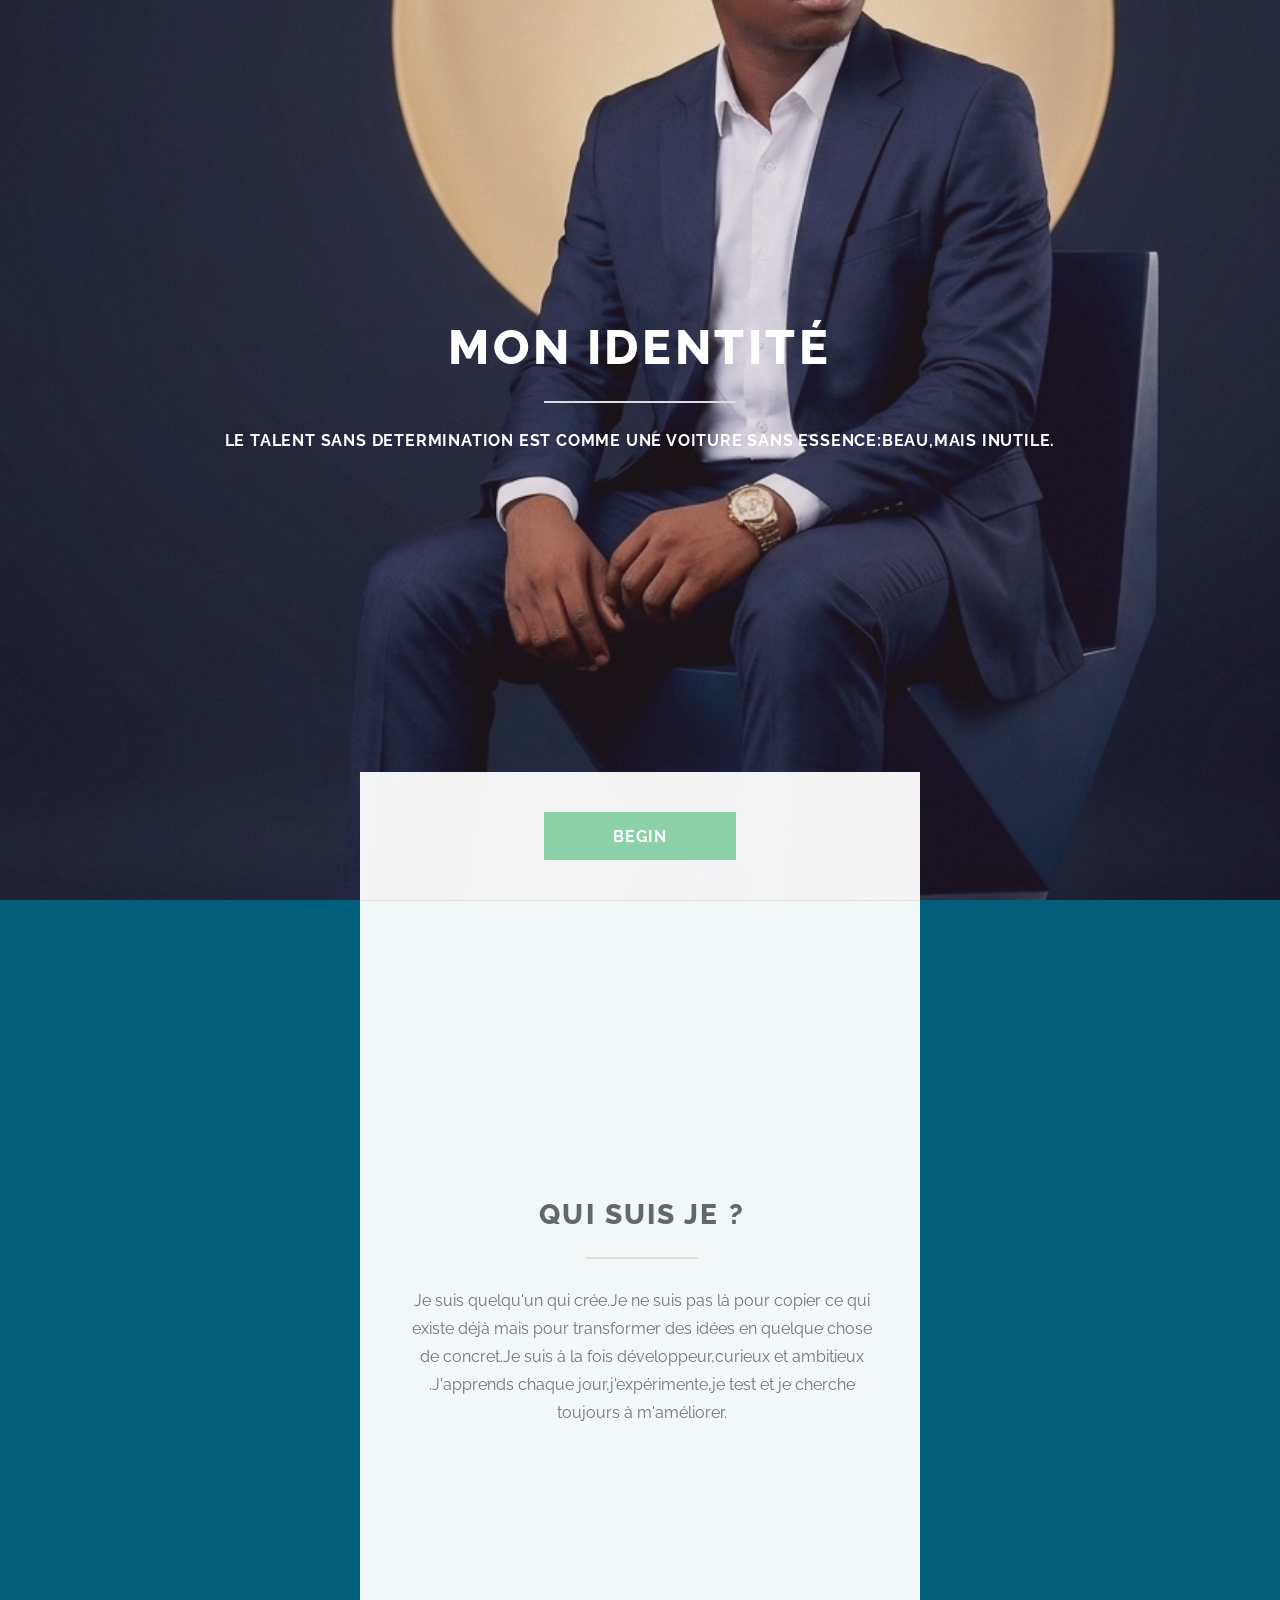
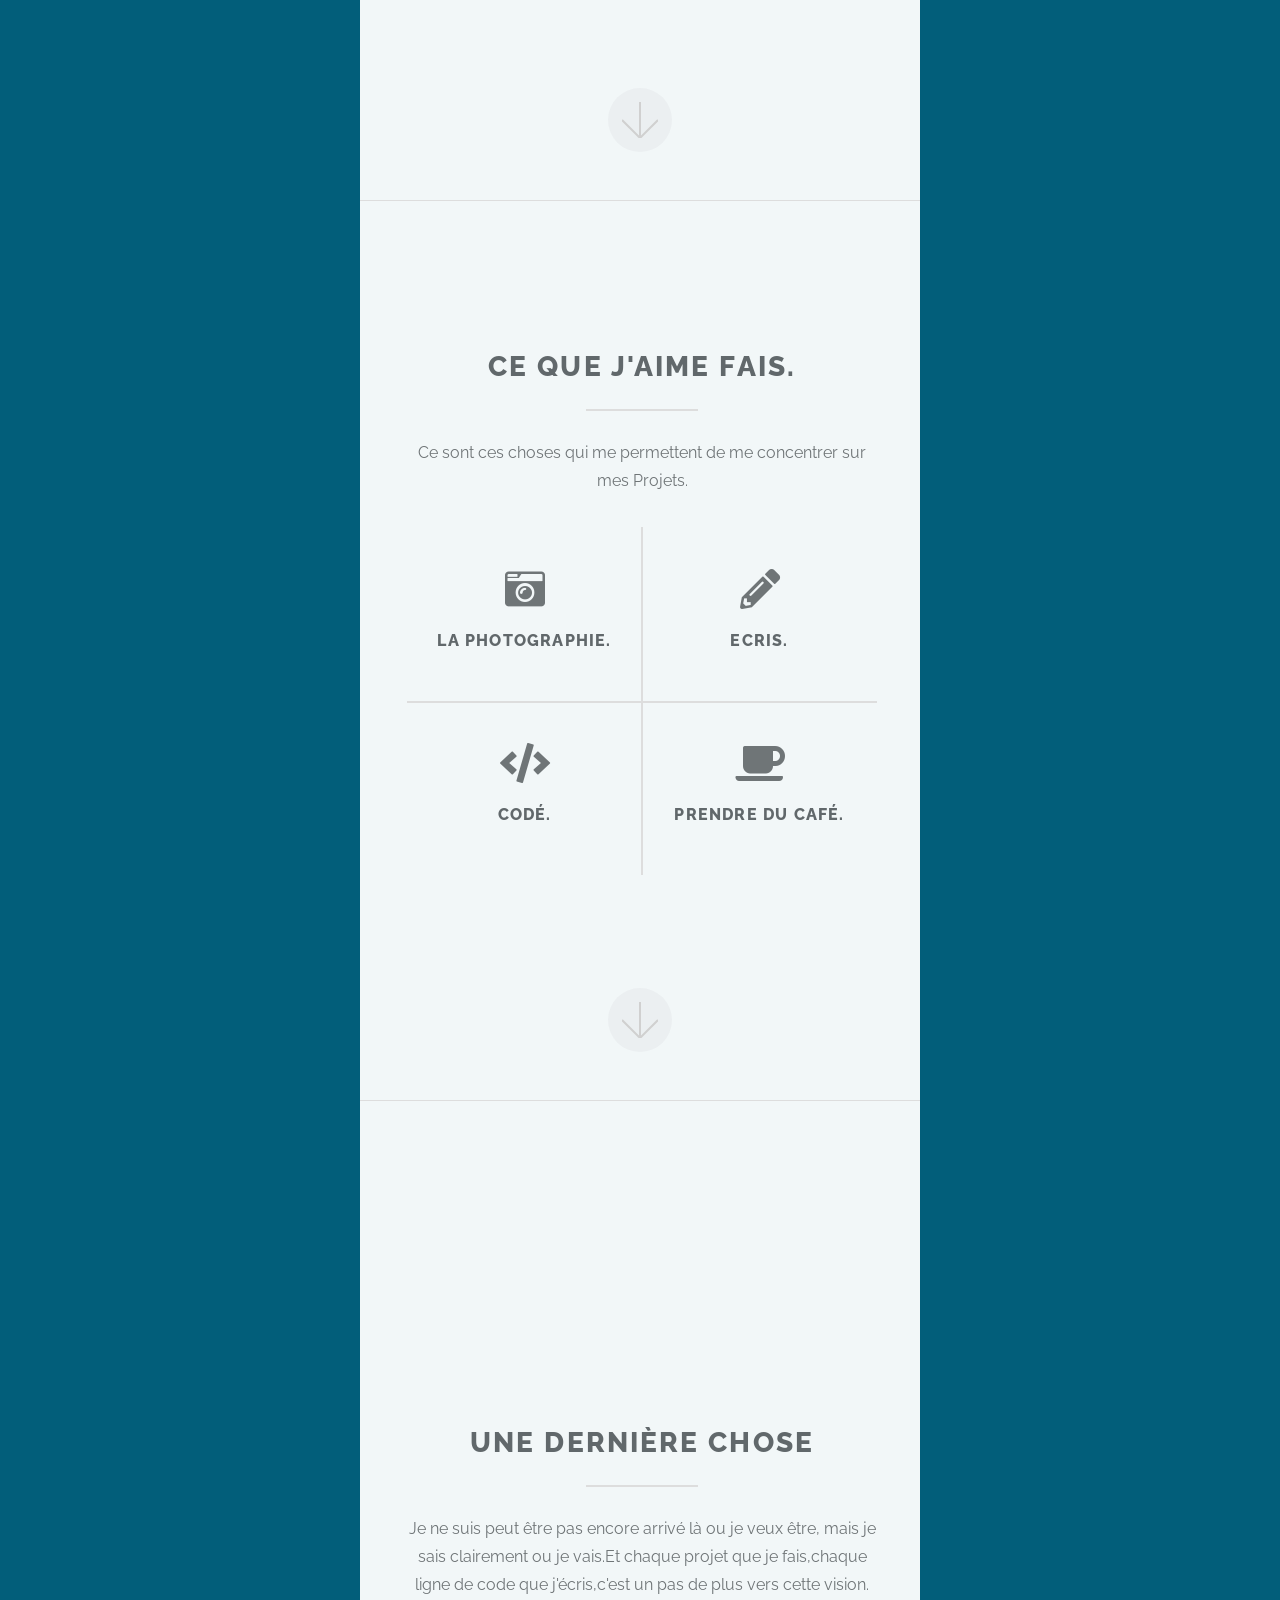
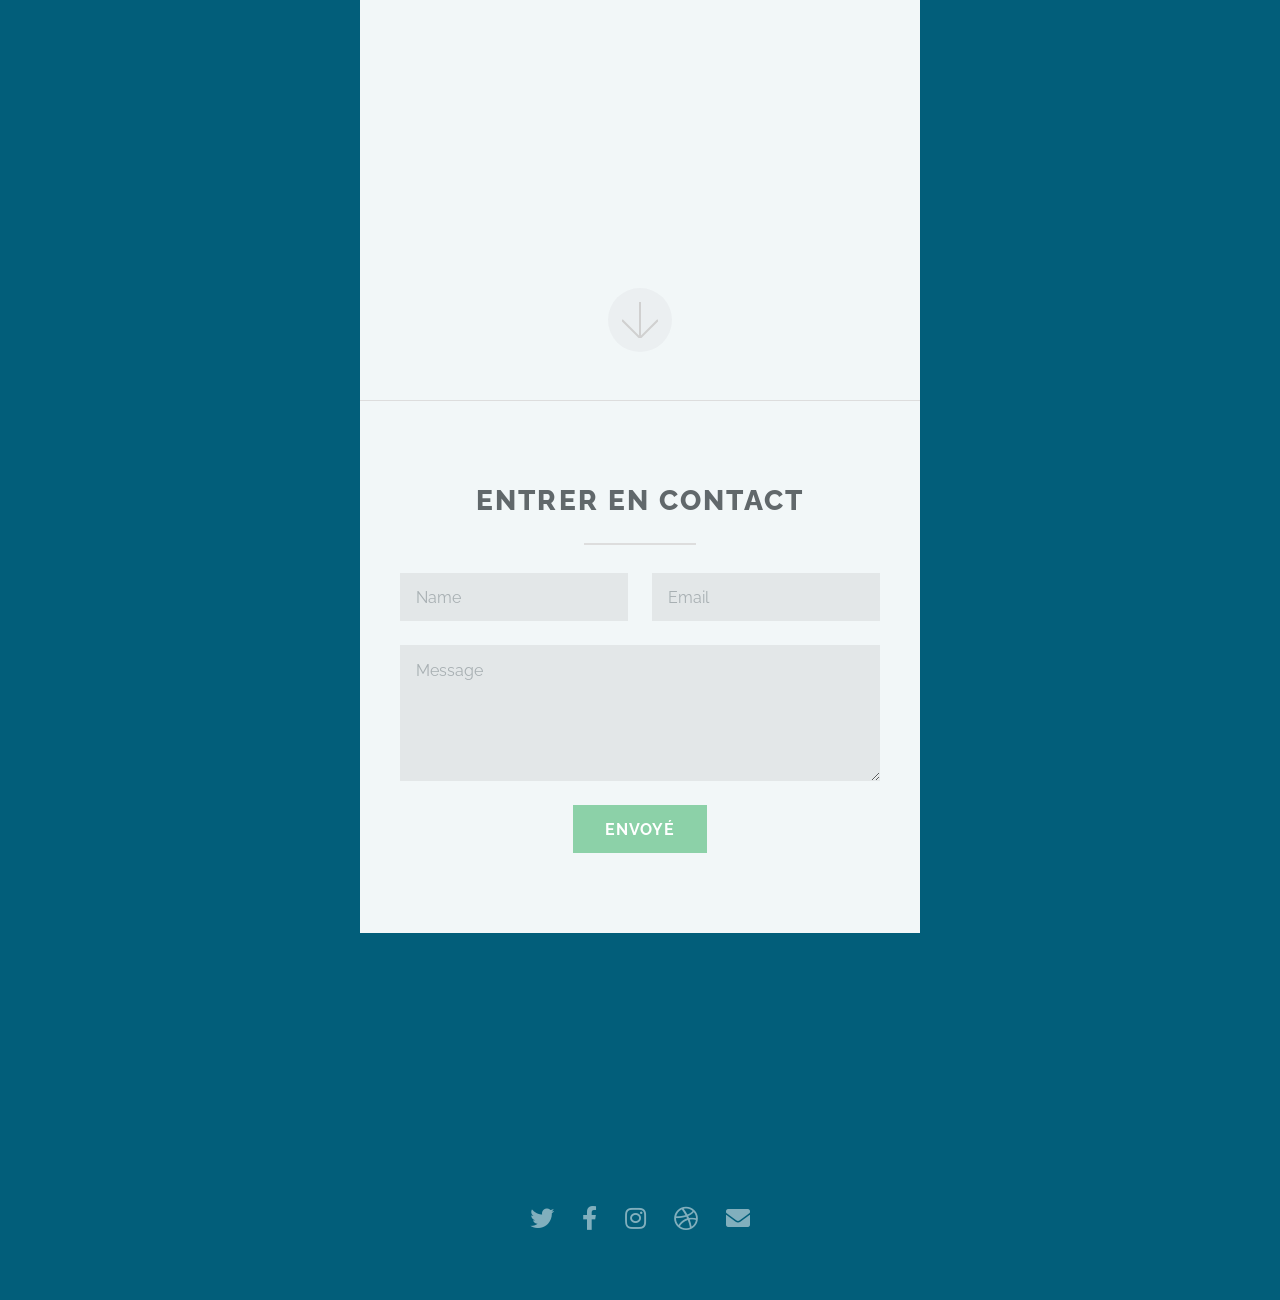
<file: html5up-highlights/identité.html>
<!DOCTYPE HTML>
<html>
	<head>
		<title>Mon Identité</title>
		<meta charset="utf-8" />
		<meta name="viewport" content="width=device-width, initial-scale=1, user-scalable=no" />
		<link rel="stylesheet" href="assets/css/main.css" />
	</head>
	<body class="is-preload">

		<!-- Header -->
			<section id="header">
				<header class="major">
					<h1>Mon Identité</h1>
					<p>Le talent sans determination est comme une voiture sans essence:beau,mais inutile.</p>
				</header>
				<div class="container">
					<ul class="actions special">
						<li><a href="#one" class="button primary scrolly">Begin</a></li>
					</ul>
				</div>
			</section>

		<!-- One -->
			<section id="one" class="main special">
				<div class="container">
					<span class="image fit primary"><img src="images/pic01.jpg" alt="" /></span>
					<div class="content">
						<header class="major">
							<h2>Qui Suis je ?</h2>
						</header>
						<p>Je suis quelqu'un qui crée.Je ne suis pas là pour copier ce qui existe déjà mais pour transformer des idées en quelque chose de concret.Je suis à la fois développeur,curieux et ambitieux .J'apprends chaque jour,j'expérimente,je test et je cherche toujours à m'améliorer. </p>
					</div>
					<a href="#two" class="goto-next scrolly">Next</a>
				</div>
			</section>

		<!-- Two -->
			<section id="two" class="main special">
				<div class="container">
					<span class="image fit primary"><img src="images/pic02.jpg" alt="" /></span>
					<div class="content">
						<header class="major">
							<h2>Ce que j'aime fais.</h2>
						</header>
						<p>Ce sont ces choses qui me permettent de me concentrer sur mes Projets.</p>
						<ul class="icons-grid">
							<li>
								<span class="icon solid major fa-camera-retro"></span>
								<h3>La Photographie.</h3>
							</li>
							<li>
								<span class="icon solid major fa-pencil-alt"></span>
								<h3>Ecris.</h3>
							</li>
							<li>
								<span class="icon solid major fa-code"></span>
								<h3>Codé.</h3>
							</li>
							<li>
								<span class="icon solid major fa-coffee"></span>
								<h3>Prendre du café.</h3>
							</li>
						</ul>
					</div>
					<a href="#three" class="goto-next scrolly">Next</a>
				</div>
			</section>

		<!-- Three -->
			<section id="three" class="main special">
				<div class="container">
					<span class="image fit primary"><img src="images/pic03.jpg" alt="" /></span>
					<div class="content">
						<header class="major">
							<h2>Une dernière chose </h2>
						</header>
						<p>Je ne suis peut être pas encore arrivé là ou je veux être, mais je sais clairement ou je vais.Et chaque projet que je fais,chaque ligne de code que j'écris,c'est un pas de plus vers cette vision.</p>
					</div>
					<a href="#footer" class="goto-next scrolly">Next</a>
				</div>
			</section>

		<!-- Four -->
		<!--
			<section id="four" class="main">
				<div class="container">
					<div class="content">
						<header class="major">
							<h2>Elements</h2>
						</header>
						<section>
							<h4>Text</h4>
							<p>This is <b>bold</b> and this is <strong>strong</strong>. This is <i>italic</i> and this is <em>emphasized</em>.
							This is <sup>superscript</sup> text and this is <sub>subscript</sub> text.
							This is <u>underlined</u> and this is code: <code>for (;;) { ... }</code>. Finally, <a href="#">this is a link</a>.</p>
							<hr />
							<header>
								<h4>Heading with a Subtitle</h4>
								<p>Lorem ipsum dolor sit amet nullam id egestas urna aliquam</p>
							</header>
							<p>Nunc lacinia ante nunc ac lobortis. Interdum adipiscing gravida odio porttitor sem non mi integer non faucibus ornare mi ut ante amet placerat aliquet. Volutpat eu sed ante lacinia sapien lorem accumsan varius montes viverra nibh in adipiscing blandit tempus accumsan.</p>
							<header>
								<h5>Heading with a Subtitle</h5>
								<p>Lorem ipsum dolor sit amet nullam id egestas urna aliquam</p>
							</header>
							<p>Nunc lacinia ante nunc ac lobortis. Interdum adipiscing gravida odio porttitor sem non mi integer non faucibus ornare mi ut ante amet placerat aliquet. Volutpat eu sed ante lacinia sapien lorem accumsan varius montes viverra nibh in adipiscing blandit tempus accumsan.</p>
							<hr />
							<h2>Heading Level 2</h2>
							<h3>Heading Level 3</h3>
							<h4>Heading Level 4</h4>
							<h5>Heading Level 5</h5>
							<h6>Heading Level 6</h6>
							<hr />
							<h5>Blockquote</h5>
							<blockquote>Fringilla nisl. Donec accumsan interdum nisi, quis tincidunt felis sagittis eget tempus euismod. Vestibulum ante ipsum primis in faucibus vestibulum. Blandit adipiscing eu felis iaculis volutpat ac adipiscing accumsan faucibus. Vestibulum ante ipsum primis in faucibus lorem ipsum dolor sit amet nullam adipiscing eu felis.</blockquote>
							<h5>Preformatted</h5>
							<pre><code>i = 0;

while (!deck.isInOrder()) {
  print 'Iteration ' + i;
  deck.shuffle();
  i++;
}

print 'It took ' + i + ' iterations to sort the deck.';</code></pre>
						</section>

						<section>
							<h4>Lists</h4>
							<div class="row">
								<div class="col-6 col-12-medium">
									<h5>Unordered</h5>
									<ul>
										<li>Dolor pulvinar etiam.</li>
										<li>Sagittis adipiscing.</li>
										<li>Felis enim feugiat.</li>
									</ul>
									<h5>Alternate</h5>
									<ul class="alt">
										<li>Dolor pulvinar etiam.</li>
										<li>Sagittis adipiscing.</li>
										<li>Felis enim feugiat.</li>
									</ul>
								</div>
								<div class="col-6 col-12-medium">
									<h5>Ordered</h5>
									<ol>
										<li>Dolor pulvinar etiam.</li>
										<li>Etiam vel felis viverra.</li>
										<li>Felis enim feugiat.</li>
										<li>Dolor pulvinar etiam.</li>
										<li>Etiam vel felis lorem.</li>
										<li>Felis enim et feugiat.</li>
									</ol>
									<h5>Icons</h5>
									<ul class="icons">
										<li><a href="#" class="icon brands fa-twitter"><span class="label">Twitter</span></a></li>
										<li><a href="#" class="icon brands fa-facebook-f"><span class="label">Facebook</span></a></li>
										<li><a href="#" class="icon brands fa-instagram"><span class="label">Instagram</span></a></li>
										<li><a href="#" class="icon brands fa-github"><span class="label">Github</span></a></li>
									</ul>
								</div>
							</div>
							<h5>Actions</h5>
							<ul class="actions">
								<li><a href="#" class="button primary">Default</a></li>
								<li><a href="#" class="button">Default</a></li>
							</ul>
							<ul class="actions small">
								<li><a href="#" class="button primary small">Small</a></li>
								<li><a href="#" class="button small">Small</a></li>
							</ul>
							<div class="row">
								<div class="col-6 col-12-small">
									<ul class="actions stacked">
										<li><a href="#" class="button primary">Default</a></li>
										<li><a href="#" class="button">Default</a></li>
									</ul>
								</div>
								<div class="col-6 col-12-small">
									<ul class="actions stacked">
										<li><a href="#" class="button primary small">Small</a></li>
										<li><a href="#" class="button small">Small</a></li>
									</ul>
								</div>
								<div class="col-6 col-12-small">
									<ul class="actions stacked">
										<li><a href="#" class="button primary fit">Default</a></li>
										<li><a href="#" class="button fit">Default</a></li>
									</ul>
								</div>
								<div class="col-6 col-12-small">
									<ul class="actions stacked">
										<li><a href="#" class="button primary small fit">Small</a></li>
										<li><a href="#" class="button small fit">Small</a></li>
									</ul>
								</div>
							</div>
						</section>

						<section>
							<h4>Table</h4>
							<h5>Default</h5>
							<div class="table-wrapper">
								<table>
									<thead>
										<tr>
											<th>Name</th>
											<th>Description</th>
											<th>Price</th>
										</tr>
									</thead>
									<tbody>
										<tr>
											<td>Item One</td>
											<td>Ante turpis integer aliquet porttitor.</td>
											<td>29.99</td>
										</tr>
										<tr>
											<td>Item Two</td>
											<td>Vis ac commodo adipiscing arcu aliquet.</td>
											<td>19.99</td>
										</tr>
										<tr>
											<td>Item Three</td>
											<td> Morbi faucibus arcu accumsan lorem.</td>
											<td>29.99</td>
										</tr>
										<tr>
											<td>Item Four</td>
											<td>Vitae integer tempus condimentum.</td>
											<td>19.99</td>
										</tr>
										<tr>
											<td>Item Five</td>
											<td>Ante turpis integer aliquet porttitor.</td>
											<td>29.99</td>
										</tr>
									</tbody>
									<tfoot>
										<tr>
											<td colspan="2"></td>
											<td>100.00</td>
										</tr>
									</tfoot>
								</table>
							</div>

							<h5>Alternate</h5>
							<div class="table-wrapper">
								<table class="alt">
									<thead>
										<tr>
											<th>Name</th>
											<th>Description</th>
											<th>Price</th>
										</tr>
									</thead>
									<tbody>
										<tr>
											<td>Item One</td>
											<td>Ante turpis integer aliquet porttitor.</td>
											<td>29.99</td>
										</tr>
										<tr>
											<td>Item Two</td>
											<td>Vis ac commodo adipiscing arcu aliquet.</td>
											<td>19.99</td>
										</tr>
										<tr>
											<td>Item Three</td>
											<td> Morbi faucibus arcu accumsan lorem.</td>
											<td>29.99</td>
										</tr>
										<tr>
											<td>Item Four</td>
											<td>Vitae integer tempus condimentum.</td>
											<td>19.99</td>
										</tr>
										<tr>
											<td>Item Five</td>
											<td>Ante turpis integer aliquet porttitor.</td>
											<td>29.99</td>
										</tr>
									</tbody>
									<tfoot>
										<tr>
											<td colspan="2"></td>
											<td>100.00</td>
										</tr>
									</tfoot>
								</table>
							</div>
						</section>

						<section>
							<h4>Buttons</h4>
							<ul class="actions">
								<li><a href="#" class="button primary">Primary</a></li>
								<li><a href="#" class="button">Default</a></li>
							</ul>
							<ul class="actions">
								<li><a href="#" class="button">Default</a></li>
								<li><a href="#" class="button small">Small</a></li>
							</ul>
							<ul class="actions fit">
								<li><a href="#" class="button primary fit">Fit</a></li>
								<li><a href="#" class="button fit">Fit</a></li>
							</ul>
							<ul class="actions fit small">
								<li><a href="#" class="button primary fit small">Fit + Small</a></li>
								<li><a href="#" class="button fit small">Fit + Small</a></li>
							</ul>
							<ul class="actions">
								<li><a href="#" class="button primary icon solid fa-download">Icon</a></li>
								<li><a href="#" class="button icon solid fa-download">Icon</a></li>
							</ul>
							<ul class="actions">
								<li><span class="button primary disabled">Disabled</span></li>
								<li><span class="button disabled">Disabled</span></li>
							</ul>
						</section>

						<section>
							<h4>Form</h4>
							<form method="post" action="#">
								<div class="row gtr-uniform">
									<div class="col-6 col-12-xsmall">
										<input type="text" name="demo-name" id="demo-name" value="" placeholder="Name" />
									</div>
									<div class="col-6 col-12-xsmall">
										<input type="email" name="demo-email" id="demo-email" value="" placeholder="Email" />
									</div>
									<div class="col-12">
										<select name="demo-category" id="demo-category">
											<option value="">- Category -</option>
											<option value="1">Manufacturing</option>
											<option value="1">Shipping</option>
											<option value="1">Administration</option>
											<option value="1">Human Resources</option>
										</select>
									</div>
									<div class="col-4 col-12-small">
										<input type="radio" id="demo-priority-low" name="demo-priority" checked>
										<label for="demo-priority-low">Low</label>
									</div>
									<div class="col-4 col-12-small">
										<input type="radio" id="demo-priority-normal" name="demo-priority">
										<label for="demo-priority-normal">Normal</label>
									</div>
									<div class="col-4 col-12-small">
										<input type="radio" id="demo-priority-high" name="demo-priority">
										<label for="demo-priority-high">High</label>
									</div>
									<div class="col-6 col-12-small">
										<input type="checkbox" id="demo-copy" name="demo-copy">
										<label for="demo-copy">Email me a copy</label>
									</div>
									<div class="col-6 col-12-small">
										<input type="checkbox" id="demo-human" name="demo-human" checked>
										<label for="demo-human">Not a robot</label>
									</div>
									<div class="col-12">
										<textarea name="demo-message" id="demo-message" placeholder="Enter your message" rows="6"></textarea>
									</div>
									<div class="col-12">
										<ul class="actions">
											<li><input type="submit" value="Send Message" class="primary" /></li>
											<li><input type="reset" value="Reset" /></li>
										</ul>
									</div>
								</div>
							</form>
						</section>

						<section>
							<h4>Image</h4>
							<h5>Fit</h5>
							<div class="box alt">
								<div class="row gtr-uniform gtr-50">
									<div class="col-12"><span class="image fit"><img src="images/pic04.jpg" alt="" /></span></div>
									<div class="col-4"><span class="image fit"><img src="images/pic04.jpg" alt="" /></span></div>
									<div class="col-4"><span class="image fit"><img src="images/pic04.jpg" alt="" /></span></div>
									<div class="col-4"><span class="image fit"><img src="images/pic04.jpg" alt="" /></span></div>
									<div class="col-4"><span class="image fit"><img src="images/pic04.jpg" alt="" /></span></div>
									<div class="col-4"><span class="image fit"><img src="images/pic04.jpg" alt="" /></span></div>
									<div class="col-4"><span class="image fit"><img src="images/pic04.jpg" alt="" /></span></div>
									<div class="col-4"><span class="image fit"><img src="images/pic04.jpg" alt="" /></span></div>
									<div class="col-4"><span class="image fit"><img src="images/pic04.jpg" alt="" /></span></div>
									<div class="col-4"><span class="image fit"><img src="images/pic04.jpg" alt="" /></span></div>
								</div>
							</div>
							<h5>Left &amp; Right</h5>
							<p><span class="image left"><img src="images/pic05.jpg" alt="" /></span>Fringilla nisl. Donec accumsan interdum nisi, quis tincidunt felis sagittis eget. tempus euismod. Vestibulum ante ipsum primis in faucibus vestibulum. Blandit adipiscing eu felis iaculis volutpat ac adipiscing accumsan eu faucibus. Integer ac pellentesque praesent tincidunt felis sagittis eget. tempus euismod. Vestibulum ante ipsum primis in faucibus vestibulum. Blandit adipiscing eu felis iaculis volutpat ac adipiscing accumsan eu faucibus. Integer ac pellentesque praesent. Donec accumsan interdum nisi, quis tincidunt felis sagittis eget. tempus euismod. Vestibulum ante ipsum primis in faucibus vestibulum. Blandit adipiscing eu felis iaculis volutpat ac adipiscing accumsan eu faucibus. Integer ac pellentesque praesent tincidunt felis sagittis eget. tempus euismod. Vestibulum ante ipsum primis in faucibus vestibulum. Blandit adipiscing eu felis iaculis volutpat ac adipiscing accumsan eu faucibus. Integer ac pellentesque praesent.</p>
							<p><span class="image right"><img src="images/pic05.jpg" alt="" /></span>Fringilla nisl. Donec accumsan interdum nisi, quis tincidunt felis sagittis eget. tempus euismod. Vestibulum ante ipsum primis in faucibus vestibulum. Blandit adipiscing eu felis iaculis volutpat ac adipiscing accumsan eu faucibus. Integer ac pellentesque praesent tincidunt felis sagittis eget. tempus euismod. Vestibulum ante ipsum primis in faucibus vestibulum. Blandit adipiscing eu felis iaculis volutpat ac adipiscing accumsan eu faucibus. Integer ac pellentesque praesent. Donec accumsan interdum nisi, quis tincidunt felis sagittis eget. tempus euismod. Vestibulum ante ipsum primis in faucibus vestibulum. Blandit adipiscing eu felis iaculis volutpat ac adipiscing accumsan eu faucibus. Integer ac pellentesque praesent tincidunt felis sagittis eget. tempus euismod. Vestibulum ante ipsum primis in faucibus vestibulum. Blandit adipiscing eu felis iaculis volutpat ac adipiscing accumsan eu faucibus. Integer ac pellentesque praesent.</p>
						</section>

					</div>
					<a href="#footer" class="goto-next scrolly">Next</a>
				</div>
			</section>
		-->

		<!-- Footer -->
			<section id="footer">
				<div class="container">
					<header class="major">
						<h2>Entrer en Contact</h2>
					</header>
					<form method="post" action="#">
						<div class="row gtr-uniform">
							<div class="col-6 col-12-xsmall"><input type="text" name="name" id="name" placeholder="Name" /></div>
							<div class="col-6 col-12-xsmall"><input type="email" name="email" id="email" placeholder="Email" /></div>
							<div class="col-12"><textarea name="message" id="message" placeholder="Message" rows="4"></textarea></div>
							<div class="col-12">
								<ul class="actions special">
									<li><input type="submit" value="Envoyé" class="primary" /></li>
								</ul>
							</div>
						</div>
					</form>
				</div>
				<footer>
					<ul class="icons">
						<li><a href="#" class="icon brands alt fa-twitter"><span class="label">Twitter</span></a></li>
						<li><a href="#" class="icon brands alt fa-facebook-f"><span class="label">Facebook</span></a></li>
						<li><a href="#" class="icon brands alt fa-instagram"><span class="label">Instagram</span></a></li>
						<li><a href="#" class="icon brands alt fa-dribbble"><span class="label">Dribbble</span></a></li>
						<li><a href="#" class="icon solid alt fa-envelope"><span class="label">Email</span></a></li>
					</ul>
					
				</footer>
			</section>

		<!-- Scripts -->
			<script src="assets/js/jquery.min.js"></script>
			<script src="assets/js/jquery.scrollex.min.js"></script>
			<script src="assets/js/jquery.scrolly.min.js"></script>
			<script src="assets/js/browser.min.js"></script>
			<script src="assets/js/breakpoints.min.js"></script>
			<script src="assets/js/util.js"></script>
			<script src="assets/js/main.js"></script>

	</body>
</html>
</file>
<file: CSS/index.css>
:root {
  --default-font: "Roboto",  system-ui, -apple-system, "Segoe UI", Roboto, "Helvetica Neue", Arial, "Noto Sans", "Liberation Sans", sans-serif, "Apple Color Emoji", "Segoe UI Emoji", "Segoe UI Symbol", "Noto Color Emoji";
  --heading-font: "Raleway",  sans-serif;
  --nav-font: "Poppins",  sans-serif;
}

/* Global Colors - The following color variables are used throughout the website. Updating them here will change the color scheme of the entire website */
:root { 
  --background-color: #051c2e; /* Background color for the entire website, including individual sections */
  --default-color: #e7f2f7; /* Default color used for the majority of the text content across the entire website */
  --heading-color: #ffffff; /* Color for headings, subheadings and title throughout the website */
  --accent-color: #1387c1; /* Accent color that represents your brand on the website. It's used for buttons, links, and other elements that need to stand out */
  --surface-color: #141f26; /* The surface color is used as a background of boxed elements within sections, such as cards, icon boxes, or other elements that require a visual separation from the global background. */
  --contrast-color: #ffffff; /* Contrast color for text, ensuring readability against backgrounds of accent, heading, or default colors. */
}

/* Nav Menu Colors - The following color variables are used specifically for the navigation menu. They are separate from the global colors to allow for more customization options */
:root {
  --nav-color: #ffffff;  /* The default color of the main navmenu links */
  --nav-hover-color: #3695c4; /* Applied to main navmenu links when they are hovered over or active */
  --nav-mobile-background-color: #213642; /* Used as the background color for mobile navigation menu */
  --nav-dropdown-background-color: #051117; /* Used as the background color for dropdown items that appear when hovering over primary navigation items */
  --nav-dropdown-color: #e7f2f7; /* Used for navigation links of the dropdown items in the navigation menu. */
  --nav-dropdown-hover-color: #1387c1; /* Similar to --nav-hover-color, this color is applied to dropdown navigation links when they are hovered over. */
}

/* Color Presets - These classes override global colors when applied to any section or element, providing reuse of the sam color scheme. */

.light-background {
  --background-color: #142027;
  --surface-color: #325264;
}

.dark-background {
  --background-color: #0b1419;
  --default-color: #ffffff;
  --heading-color: #ffffff;
  --surface-color: #252525;
  --contrast-color: #ffffff;
}

/* Smooth scroll */
:root {
  scroll-behavior: smooth;
}

/*--------------------------------------------------------------
# General Styling & Shared Classes
--------------------------------------------------------------*/
body {
  color: var(--default-color);
  background-color: var(--background-color);
  font-family: var(--default-font);
}

a {
  color: var(--accent-color);
  text-decoration: none;
  transition: 0.3s;
}

a:hover {
  color: color-mix(in srgb, var(--accent-color), transparent 25%);
  text-decoration: none;
}

h1,
h2,
h3,
h4,
h5,
h6 {
  color: var(--heading-color);
  font-family: var(--heading-font);
}

/* PHP Email Form Messages
------------------------------*/
.php-email-form .error-message {
  display: none;
  background: #df1529;
  color: #ffffff;
  text-align: left;
  padding: 15px;
  margin-bottom: 24px;
  font-weight: 600;
}

.php-email-form .sent-message {
  display: none;
  color: #ffffff;
  background: #059652;
  text-align: center;
  padding: 15px;
  margin-bottom: 24px;
  font-weight: 600;
}

.php-email-form .loading {
  display: none;
  background: var(--surface-color);
  text-align: center;
  padding: 15px;
  margin-bottom: 24px;
}

.php-email-form .loading:before {
  content: "";
  display: inline-block;
  border-radius: 50%;
  width: 24px;
  height: 24px;
  margin: 0 10px -6px 0;
  border: 3px solid var(--accent-color);
  border-top-color: var(--surface-color);
  animation: php-email-form-loading 1s linear infinite;
}

@keyframes php-email-form-loading {
  0% {
    transform: rotate(0deg);
  }

  100% {
    transform: rotate(360deg);
  }
}

/*--------------------------------------------------------------
# Global Header
--------------------------------------------------------------*/
.header {
  --background-color: rgba(255, 255, 255, 0);
  color: var(--default-color);
  background-color: var(--background-color);
  padding: 15px 0;
  transition: all 0.5s;
  z-index: 997;
  border-bottom: 1px solid color-mix(in srgb, var(--default-color), transparent 92%);
}

.header .logo {
  line-height: 1;
}

.header .logo img {
  max-height: 36px;
  margin-right: 8px;
}

.header .logo h1 {
  font-size: 32px;
  margin: 0;
  font-weight: 400;
  color: var(--heading-color);
}

.header .header-social-links {
  padding-right: 15px;
}

.header .header-social-links a {
  color: color-mix(in srgb, var(--default-color), transparent 40%);
  padding-left: 6px;
  display: inline-block;
  transition: 0.3s;
  font-size: 16px;
}

.header .header-social-links a:hover {
  color: var(--default-color);
}

.header .header-social-links a i {
  line-height: 0px;
}

@media (max-width: 1200px) {
  .header .logo {
    order: 1;
  }

  .header .header-social-links {
    order: 2;
  }

  .header .navmenu {
    order: 3;
  }
}

/* Global Header on Scroll
------------------------------*/
.scrolled .header {
  --background-color: rgba(16, 26, 32, 0.9);
}

/*--------------------------------------------------------------
# Navigation Menu
--------------------------------------------------------------*/
/* Desktop Navigation */
@media (min-width: 1200px) {
  .navmenu {
    padding: 0;
  }

  .navmenu ul {
    margin: 0;
    padding: 0;
    display: flex;
    list-style: none;
    align-items: center;
  }

  .navmenu li {
    position: relative;
  }

  .navmenu>ul>li {
    white-space: nowrap;
    padding: 15px 28px 15px 0;
  }

  .navmenu>ul>li:last-child {
    padding-right: 0;
  }

  .navmenu a,
  .navmenu a:focus {
    color: var(--nav-color);
    font-size: 15px;
    padding: 0 2px;
    font-family: var(--nav-font);
    font-weight: 400;
    display: flex;
    align-items: center;
    justify-content: space-between;
    white-space: nowrap;
    transition: 0.3s;
    position: relative;
  }

  .navmenu a i,
  .navmenu a:focus i {
    font-size: 12px;
    line-height: 0;
    margin-left: 5px;
    transition: 0.3s;
  }

  .navmenu>ul>li>a:before {
    content: "";
    position: absolute;
    height: 2px;
    bottom: -6px;
    left: 0;
    background-color: var(--nav-hover-color);
    visibility: hidden;
    width: 0px;
    transition: all 0.3s ease-in-out 0s;
  }

  .navmenu a:hover:before,
  .navmenu li:hover>a:before,
  .navmenu .active:before {
    visibility: visible;
    width: 25px;
  }

  .navmenu li:hover>a,
  .navmenu .active,
  .navmenu .active:focus {
    color: var(--nav-hover-color);
  }

  .navmenu .dropdown ul {
    margin: 0;
    padding: 10px 0;
    background: var(--nav-dropdown-background-color);
    display: block;
    position: absolute;
    visibility: hidden;
    left: -5px;
    top: 130%;
    opacity: 0;
    transition: 0.3s;
    border-radius: 4px;
    z-index: 99;
    box-shadow: 0px 0px 30px rgba(0, 0, 0, 0.1);
  }

  .navmenu .dropdown ul li {
    min-width: 200px;
  }

  .navmenu .dropdown ul a {
    padding: 10px 20px;
    font-size: 15px;
    text-transform: none;
    color: var(--nav-dropdown-color);
  }

  .navmenu .dropdown ul a i {
    font-size: 12px;
  }

  .navmenu .dropdown ul a:hover,
  .navmenu .dropdown ul .active:hover,
  .navmenu .dropdown ul li:hover>a {
    color: var(--nav-dropdown-hover-color);
  }

  .navmenu .dropdown:hover>ul {
    opacity: 1;
    top: 100%;
    visibility: visible;
  }

  .navmenu .dropdown .dropdown ul {
    top: 0;
    left: -90%;
    visibility: hidden;
  }

  .navmenu .dropdown .dropdown:hover>ul {
    opacity: 1;
    top: 0;
    left: -100%;
    visibility: visible;
  }
}

/* Mobile Navigation */
@media (max-width: 1199px) {
  .mobile-nav-toggle {
    color: var(--nav-color);
    font-size: 28px;
    line-height: 0;
    margin-right: 10px;
    cursor: pointer;
    transition: color 0.3s;
  }

  .navmenu {
    padding: 0;
    z-index: 9997;
  }

  .navmenu ul {
    display: none;
    list-style: none;
    position: absolute;
    inset: 60px 20px 20px 20px;
    padding: 10px 0;
    margin: 0;
    border-radius: 6px;
    background-color: var(--nav-mobile-background-color);
    border: 1px solid color-mix(in srgb, var(--default-color), transparent 90%);
    box-shadow: none;
    overflow-y: auto;
    transition: 0.3s;
    z-index: 9998;
  }

  .navmenu a,
  .navmenu a:focus {
    color: var(--nav-dropdown-color);
    padding: 10px 20px;
    font-family: var(--nav-font);
    font-size: 17px;
    font-weight: 500;
    display: flex;
    align-items: center;
    justify-content: space-between;
    white-space: nowrap;
    transition: 0.3s;
  }

  .navmenu a i,
  .navmenu a:focus i {
    font-size: 12px;
    line-height: 0;
    margin-left: 5px;
    width: 30px;
    height: 30px;
    display: flex;
    align-items: center;
    justify-content: center;
    border-radius: 50%;
    transition: 0.3s;
    background-color: color-mix(in srgb, var(--accent-color), transparent 90%);
  }

  .navmenu a i:hover,
  .navmenu a:focus i:hover {
    background-color: var(--accent-color);
    color: var(--contrast-color);
  }

  .navmenu a:hover,
  .navmenu .active,
  .navmenu .active:focus {
    color: var(--nav-dropdown-hover-color);
  }

  .navmenu .active i,
  .navmenu .active:focus i {
    background-color: var(--accent-color);
    color: var(--contrast-color);
    transform: rotate(180deg);
  }

  .navmenu .dropdown ul {
    position: static;
    display: none;
    z-index: 99;
    padding: 10px 0;
    margin: 10px 20px;
    background-color: var(--nav-dropdown-background-color);
    transition: all 0.5s ease-in-out;
  }

  .navmenu .dropdown ul ul {
    background-color: rgba(33, 37, 41, 0.1);
  }

  .navmenu .dropdown>.dropdown-active {
    display: block;
    background-color: rgba(33, 37, 41, 0.03);
  }

  .mobile-nav-active {
    overflow: hidden;
  }

  .mobile-nav-active .mobile-nav-toggle {
    color: #fff;
    position: absolute;
    font-size: 32px;
    top: 15px;
    right: 15px;
    margin-right: 0;
    z-index: 9999;
  }

  .mobile-nav-active .navmenu {
    position: fixed;
    overflow: hidden;
    inset: 0;
    background: rgba(33, 37, 41, 0.8);
    transition: 0.3s;
  }

  .mobile-nav-active .navmenu>ul {
    display: block;
  }
}

/*--------------------------------------------------------------
# Global Footer
--------------------------------------------------------------*/
.footer {
  color: var(--default-color);
  background-color: var(--background-color);
  font-size: 14px;
  padding: 40px 0;
  position: relative;
  border-top: 1px solid color-mix(in srgb, var(--default-color), transparent 92%);
}

.footer .copyright p {
  margin-bottom: 0;
}

.footer .social-links {
  margin-top: 20px;
}

.footer .social-links a {
  display: flex;
  align-items: center;
  justify-content: center;
  width: 40px;
  height: 40px;
  border-radius: 50%;
  border: 1px solid color-mix(in srgb, var(--default-color), transparent 50%);
  font-size: 16px;
  color: color-mix(in srgb, var(--default-color), transparent 50%);
  margin: 0 5px;
  transition: 0.3s;
}

.footer .social-links a:hover {
  color: var(--accent-color);
  border-color: var(--accent-color);
}

.footer .credits {
  margin-top: 10px;
  font-size: 13px;
  text-align: center;
}

/*--------------------------------------------------------------
# Preloader
--------------------------------------------------------------*/
#preloader {
  position: fixed;
  inset: 0;
  z-index: 9999;
  overflow: hidden;
  background-color: var(--background-color);
  transition: all 0.6s ease-out;
  width: 100%;
  height: 100vh;
}

#preloader:before,
#preloader:after {
  content: "";
  position: absolute;
  border: 4px solid var(--accent-color);
  border-radius: 50%;
  animation: animate-preloader 2s cubic-bezier(0, 0.2, 0.8, 1) infinite;
}

#preloader:after {
  animation-delay: -0.5s;
}

@keyframes animate-preloader {
  0% {
    width: 10px;
    height: 10px;
    top: calc(50% - 5px);
    left: calc(50% - 5px);
    opacity: 1;
  }

  100% {
    width: 72px;
    height: 72px;
    top: calc(50% - 36px);
    left: calc(50% - 36px);
    opacity: 0;
  }
}

/*--------------------------------------------------------------
# Scroll Top Button
--------------------------------------------------------------*/
.scroll-top {
  position: fixed;
  visibility: hidden;
  opacity: 0;
  right: 15px;
  bottom: -15px;
  z-index: 99999;
  background-color: var(--accent-color);
  width: 44px;
  height: 44px;
  border-radius: 50px;
  transition: all 0.4s;
}

.scroll-top i {
  font-size: 24px;
  color: var(--contrast-color);
  line-height: 0;
}

.scroll-top:hover {
  background-color: color-mix(in srgb, var(--accent-color), transparent 20%);
  color: var(--contrast-color);
}

.scroll-top.active {
  visibility: visible;
  opacity: 1;
  bottom: 15px;
}

/*--------------------------------------------------------------
# Disable aos animation delay on mobile devices
--------------------------------------------------------------*/
@media screen and (max-width: 768px) {
  [data-aos-delay] {
    transition-delay: 0 !important;
  }
}

/*--------------------------------------------------------------
# Global Page Titles & Breadcrumbs
--------------------------------------------------------------*/
.page-title {
  color: var(--default-color);
  background-color: var(--background-color);
  position: relative;
}

.page-title .heading {
  padding: 80px 0;
  border-top: 1px solid color-mix(in srgb, var(--default-color), transparent 90%);
}

.page-title .heading h1 {
  font-size: 38px;
  font-weight: 700;
}

.page-title nav {
  background-color: color-mix(in srgb, var(--default-color), transparent 96%);
  padding: 20px 0;
}

.page-title nav ol {
  display: flex;
  flex-wrap: wrap;
  list-style: none;
  padding: 0;
  margin: 0;
  font-size: 16px;
  font-weight: 400;
}

.page-title nav ol li+li {
  padding-left: 10px;
}

.page-title nav ol li+li::before {
  content: "/";
  display: inline-block;
  padding-right: 10px;
  color: color-mix(in srgb, var(--default-color), transparent 70%);
}

/*--------------------------------------------------------------
# Global Sections
--------------------------------------------------------------*/
section,
.section {
  color: var(--default-color);
  background-color: var(--background-color);
  padding: 60px 0;
  scroll-margin-top: 100px;
  overflow: clip;
}

@media (max-width: 1199px) {

  section,
  .section {
    scroll-margin-top: 66px;
  }
}

/*--------------------------------------------------------------
# Global Section Titles
--------------------------------------------------------------*/
.section-title {
  text-align: center;
  padding-bottom: 60px;
  position: relative;
}

.section-title h2 {
  font-size: 3.5rem;
  font-weight: 400;
  line-height: 1.2;
  color: var(--heading-color);
  margin-bottom: 1.5rem;
  letter-spacing: -1px;
}

@media (max-width: 768px) {
  .section-title h2 {
    font-size: 2.5rem;
  }
}

.section-title p {
  font-size: 1.125rem;
  line-height: 1.8;
  color: color-mix(in srgb, var(--default-color), transparent 25%);
  max-width: 900px;
  margin: 0 auto;
  text-wrap: balance;
}

/*--------------------------------------------------------------
# Hero Section
--------------------------------------------------------------*/
.hero {
  padding: 80px 0;
  min-height: 100vh;
  display: flex;
  align-items: center;
}

.hero .hero-content h1 {
  font-size: 3.5rem;
  font-weight: 700;
  margin-bottom: 1rem;
  line-height: 1.2;
}

.hero .hero-content h1 .highlight {
  color: var(--accent-color);
  position: relative;
}

.hero .hero-content h1 .highlight::after {
  content: "";
  position: absolute;
  bottom: 0;
  left: 0;
  width: 100%;
  height: 3px;
  background: linear-gradient(90deg, var(--accent-color), color-mix(in srgb, var(--accent-color), transparent 50%));
  border-radius: 2px;
}

@media (max-width: 768px) {
  .hero .hero-content h1 {
    font-size: 2.5rem;
  }
}

.hero .hero-content h2 {
  font-size: 1.5rem;
  font-weight: 400;
  margin-bottom: 2rem;
  color: color-mix(in srgb, var(--default-color), transparent 20%);
}

.hero .hero-content h2 .typed {
  color: var(--accent-color);
  font-weight: 600;
}

@media (max-width: 768px) {
  .hero .hero-content h2 {
    font-size: 1.25rem;
  }
}

.hero .hero-content p {
  font-size: 1.1rem;
  line-height: 1.6;
  margin-bottom: 2.5rem;
  color: color-mix(in srgb, var(--default-color), transparent 30%);
}

.hero .hero-actions {
  display: flex;
  gap: 1rem;
  margin-bottom: 3rem;
}

.hero .hero-actions .btn {
  padding: 12px 30px;
  border-radius: 50px;
  font-weight: 600;
  text-decoration: none;
  transition: all 0.3s ease;
  border: 2px solid;
}

.hero .hero-actions .btn.btn-primary {
  background: var(--accent-color);
  color: var(--contrast-color);
  border-color: var(--accent-color);
}

.hero .hero-actions .btn.btn-primary:hover {
  background: color-mix(in srgb, var(--accent-color), black 15%);
  border-color: color-mix(in srgb, var(--accent-color), black 15%);
  transform: translateY(-2px);
}

.hero .hero-actions .btn.btn-outline {
  background: transparent;
  color: var(--accent-color);
  border-color: var(--accent-color);
}

.hero .hero-actions .btn.btn-outline:hover {
  transform: translateY(-2px);
}

@media (max-width: 576px) {
  .hero .hero-actions {
    flex-direction: column;
  }

  .hero .hero-actions .btn {
    text-align: center;
  }
}

.hero .social-links {
  display: flex;
  gap: 1rem;
}

.hero .social-links a {
  width: 45px;
  height: 45px;
  background: var(--surface-color);
  border-radius: 50%;
  display: flex;
  align-items: center;
  justify-content: center;
  color: var(--default-color);
  font-size: 1.2rem;
  transition: all 0.3s ease;
}

.hero .social-links a:hover {
  background: var(--accent-color);
  color: var(--contrast-color);
  transform: translateY(-3px);
  box-shadow: 0 8px 25px color-mix(in srgb, var(--accent-color), transparent 70%);
}

.hero .hero-image {
  position: relative;
}

.hero .hero-image .image-wrapper {
  position: relative;
  max-width: 450px;
  margin: 0 auto;
}

.hero .hero-image .image-wrapper img {
  border-radius: 20px;
  box-shadow: 0 5px 15px color-mix(in srgb, var(--default-color), transparent 95%);
  transition: transform 0.3s ease;
}

.hero .hero-image .image-wrapper img:hover {
  transform: scale(1.02);
}

.hero .hero-image .floating-elements {
  position: absolute;
  top: 0;
  left: 0;
  right: 0;
  bottom: 0;
  pointer-events: none;
}

.hero .hero-image .floating-elements .floating-card {
  position: absolute;
  background: var(--surface-color);
  padding: 15px 20px;
  border-radius: 15px;
  box-shadow: 0 10px 30px color-mix(in srgb, var(--default-color), transparent 90%);
  display: flex;
  align-items: center;
  gap: 10px;
  font-weight: 600;
  animation: float 3s ease-in-out infinite;
}

.hero .hero-image .floating-elements .floating-card i {
  font-size: 1.5rem;
  color: var(--accent-color);
}

.hero .hero-image .floating-elements .floating-card.design {
  top: 10%;
  right: -10%;
  animation-delay: 0s;
}

.hero .hero-image .floating-elements .floating-card.code {
  bottom: 30%;
  left: -15%;
  animation-delay: 1s;
}

.hero .hero-image .floating-elements .floating-card.creativity {
  top: 60%;
  right: -5%;
  animation-delay: 2s;
}

@media (max-width: 992px) {
  .hero .hero-image .floating-elements .floating-card {
    display: none;
  }
}

@keyframes float {

  0%,
  100% {
    transform: translateY(0px);
  }

  50% {
    transform: translateY(-10px);
  }
}

@media (max-width: 992px) {
  .hero .hero-content {
    text-align: center;
    margin-bottom: 3rem;
  }
}

/*--------------------------------------------------------------
# About Section
--------------------------------------------------------------*/
.about .intro-content .eyebrow {
  display: inline-block;
  letter-spacing: 0.12em;
  text-transform: uppercase;
  font-size: 12px;
  color: color-mix(in srgb, var(--default-color), transparent 40%);
  margin-bottom: 16px;
}

.about .intro-content .headline {
  font-family: var(--heading-font);
  font-weight: 300;
  line-height: 1.2;
  font-size: clamp(28px, 4vw, 44px);
  margin: 0 0 24px 0;
}

.about .intro-content .lead {
  font-size: 18px;
  line-height: 1.8;
  color: color-mix(in srgb, var(--default-color), transparent 10%);
  margin-bottom: 24px;
}

.about .intro-content p {
  line-height: 1.8;
  margin-bottom: 24px;
  color: color-mix(in srgb, var(--default-color), transparent 5%);
}

.about .intro-content .cta-group {
  display: flex;
  gap: 24px;
  align-items: center;
  margin-top: 24px;
}

.about .intro-content .cta-group .btn-ghost {
  display: inline-flex;
  align-items: center;
  gap: 8px;
  padding: 12px 18px;
  border-radius: 6px;
  color: var(--accent-color);
  background: color-mix(in srgb, var(--accent-color), transparent 92%);
  border: 1px solid color-mix(in srgb, var(--accent-color), transparent 70%);
  transition: 0.3s ease-in-out;
}

.about .intro-content .cta-group .btn-ghost:hover,
.about .intro-content .cta-group .btn-ghost:focus {
  color: var(--contrast-color);
  background: var(--accent-color);
  border-color: var(--accent-color);
  outline: none;
  box-shadow: 0 0 0 3px color-mix(in srgb, var(--accent-color), transparent 70%);
}

.about .intro-content .cta-group .link-underline {
  display: inline-flex;
  align-items: center;
  gap: 8px;
  position: relative;
  color: var(--accent-color);
  padding-bottom: 4px;
  transition: 0.3s ease-in-out;
}

.about .intro-content .cta-group .link-underline::after {
  content: "";
  position: absolute;
  left: 0;
  right: 0;
  bottom: 0;
  height: 1px;
  background: color-mix(in srgb, var(--accent-color), transparent 40%);
  transform: scaleX(0.4);
  transform-origin: left;
  transition: 0.3s ease-in-out;
}

.about .intro-content .cta-group .link-underline:hover,
.about .intro-content .cta-group .link-underline:focus {
  color: color-mix(in srgb, var(--accent-color), transparent 10%);
  outline: none;
}

.about .intro-content .cta-group .link-underline:hover::after,
.about .intro-content .cta-group .link-underline:focus::after {
  transform: scaleX(1);
}

.about .profile-figure {
  margin: 0;
}

.about .profile-figure .profile-photo {
  width: 88%;
  max-width: 440px;
  border-radius: 18px;
  box-shadow: 0 10px 30px color-mix(in srgb, var(--default-color), transparent 92%);
  transform: translateY(0);
  transition: transform 0.3s ease-in-out;
}

.about .profile-figure .profile-caption {
  margin-top: 24px;
  display: flex;
  align-items: center;
  justify-content: center;
}

.about .profile-figure .profile-caption .meta {
  font-size: 14px;
  color: color-mix(in srgb, var(--default-color), transparent 20%);
}

.about .profile-figure .profile-caption .meta .funfact {
  font-size: 13px;
  margin-top: 4px;
  color: color-mix(in srgb, var(--default-color), transparent 35%);
}

.about .profile-figure:hover .profile-photo {
  transform: translateY(-4px);
}

.about .skill-item {
  padding: 24px;
  border-radius: 6px;
  transition: 0.3s ease-in-out;
  background: color-mix(in srgb, var(--surface-color), var(--accent-color) 2%);
  border: 1px solid color-mix(in srgb, var(--default-color), transparent 88%);
  height: 100%;
}

.about .skill-item i {
  font-size: 24px;
  color: var(--accent-color);
  margin-bottom: 16px;
  display: inline-block;
}

.about .skill-item h3 {
  font-size: 16px;
  margin-bottom: 6px;
  font-weight: 500;
}

.about .skill-item p {
  margin: 0;
  font-size: 14px;
  color: color-mix(in srgb, var(--default-color), transparent 25%);
}

.about .skill-item:hover {
  transform: translateY(-3px);
  border-color: color-mix(in srgb, var(--accent-color), transparent 60%);
  box-shadow: 0 10px 30px color-mix(in srgb, var(--default-color), transparent 92%);
}

.about .timeline-item {
  position: relative;
  padding-left: 26px;
}

.about .timeline-item time {
  display: inline-block;
  font-size: 12px;
  letter-spacing: 0.08em;
  text-transform: uppercase;
  color: color-mix(in srgb, var(--default-color), transparent 45%);
  margin-bottom: 6px;
}

.about .timeline-item h4 {
  font-size: 18px;
  font-weight: 400;
  margin: 0 0 6px;
}

.about .timeline-item p {
  font-size: 14px;
  color: color-mix(in srgb, var(--default-color), transparent 25%);
  margin: 0;
}

.about .timeline-item .dot {
  position: absolute;
  left: 0;
  top: 4px;
  width: 10px;
  height: 10px;
  border-radius: 50%;
  background: var(--accent-color);
  box-shadow: 0 0 0 6px color-mix(in srgb, var(--accent-color), transparent 80%);
}

.about .personal-quote {
  padding: 24px 0;
}

.about .personal-quote p {
  font-family: var(--heading-font);
  font-weight: 300;
  font-size: clamp(20px, 3vw, 28px);
  line-height: 1.5;
  color: color-mix(in srgb, var(--default-color), transparent 5%);
  margin: 0 auto;
  max-width: 800px;
}

.about .fact-pill {
  display: flex;
  align-items: center;
  justify-content: center;
  gap: 10px;
  padding: 10px 14px;
  border-radius: 999px;
  border: 1px solid color-mix(in srgb, var(--default-color), transparent 85%);
  background: var(--surface-color);
  color: color-mix(in srgb, var(--default-color), transparent 10%);
  transition: 0.3s ease-in-out;
}

.about .fact-pill i {
  color: var(--accent-color);
}

.about .fact-pill span {
  font-size: 14px;
}

.about .fact-pill:hover {
  transform: translateY(-2px);
  border-color: color-mix(in srgb, var(--accent-color), transparent 60%);
  box-shadow: 0 10px 30px color-mix(in srgb, var(--default-color), transparent 92%);
}

.about .fact-pill:focus-within {
  box-shadow: 0 0 0 3px color-mix(in srgb, var(--accent-color), transparent 70%);
}

@media (max-width: 992px) {
  .about .profile-figure {
    text-align: center !important;
  }

  .about .profile-figure .profile-photo {
    width: 72%;
  }

  .about .intro-content .cta-group {
    flex-wrap: wrap;
  }
}

@media (max-width: 576px) {
  .about .profile-figure .profile-photo {
    width: 100%;
  }
}

/*--------------------------------------------------------------
# Skills Section
--------------------------------------------------------------*/
.skills .skill-box {
  background-color: var(--surface-color);
  padding: 2rem;
  border-radius: 8px;
  box-shadow: 0 0 20px rgba(0, 0, 0, 0.05);
}

.skills .skill-box h3 {
  font-size: 1.2rem;
  margin-bottom: 1rem;
  font-weight: 600;
}

.skills .skill-box p {
  font-size: 0.9rem;
  margin-bottom: 0.8rem;
  opacity: 0.6;
}

.skills .skill-box .progress {
  background-color: color-mix(in srgb, var(--accent-color), transparent 85%);
  border-radius: 50px;
  height: 8px;
  margin-top: 5px;
  overflow: hidden;
}

.skills .skill-box .progress .progress-bar {
  background-color: var(--accent-color);
  height: 100%;
  position: relative;
  border-radius: 50px;
  transition: 0.9s;
  width: 1px;
}

/*--------------------------------------------------------------
# Stats Section
--------------------------------------------------------------*/
.stats .avatars {
  position: relative;
}

.stats .avatars img {
  width: 60px;
  height: 60px;
  border: 3px solid var(--accent-color);
  margin-right: -15px;
  transition: transform 0.3s ease;
}

.stats .avatars img:hover {
  transform: translateY(-5px);
  z-index: 2;
}

.stats .counters h2 {
  color: var(--heading-color);
  font-size: 48px;
  font-weight: 700;
  margin-bottom: 10px;
}

.stats .counters h2 span {
  display: inline-block;
}

.stats .counters p {
  color: var(--default-color);
  font-size: 18px;
  margin: 0;
  opacity: 0.9;
}

@media (max-width: 991px) {
  .stats .row {
    text-align: center;
  }

  .stats .avatars {
    justify-content: center;
    margin-bottom: 40px;
  }

  .stats .counters h2 {
    font-size: 36px;
  }

  .stats .counters p {
    font-size: 16px;
  }

  .stats .counters .col-md-4 {
    margin-bottom: 30px;
  }

  .stats .counters .col-md-4:last-child {
    margin-bottom: 0;
  }
}

@media (max-width: 576px) {
  .stats {
    padding: 60px 0;
  }

  .stats .avatars {
    flex-wrap: wrap;
    justify-content: center;
  }

  .stats .avatars img {
    margin: 0 -8px;
  }
}

/*--------------------------------------------------------------
# Testimonials Section
--------------------------------------------------------------*/
.testimonials .testimonials-carousel,
.testimonials .testimonials-slider {
  overflow: hidden;
}

.testimonials .testimonial-item .testimonial-content {
  border-left: 3px solid var(--accent-color);
  padding-left: 30px;
}

.testimonials .testimonial-item .testimonial-img {
  border-radius: 50%;
  border: 4px solid var(--background-color);
  margin: 0 auto;
}

.testimonials .testimonial-item h3 {
  font-size: 20px;
  font-weight: bold;
  margin: 10px 0 5px 0;
}

.testimonials .testimonial-item h4 {
  font-size: 14px;
  color: color-mix(in srgb, var(--default-color), transparent 40%);
  margin: 0 0 10px 0;
}

.testimonials .testimonial-item .stars i {
  color: #ffc107;
  margin: 0 1px;
}

.testimonials .testimonial-item .quote-icon-left,
.testimonials .testimonial-item .quote-icon-right {
  color: color-mix(in srgb, var(--accent-color), transparent 50%);
  font-size: 26px;
  line-height: 0;
}

.testimonials .testimonial-item .quote-icon-left {
  display: inline-block;
  left: -5px;
  position: relative;
}

.testimonials .testimonial-item .quote-icon-right {
  display: inline-block;
  right: -5px;
  position: relative;
  top: 10px;
  transform: scale(-1, -1);
}

.testimonials .testimonial-item p {
  font-style: italic;
}

.testimonials .swiper-wrapper {
  height: auto;
}

.testimonials .swiper-pagination {
  margin-top: 30px;
  position: relative;
}

.testimonials .swiper-pagination .swiper-pagination-bullet {
  width: 12px;
  height: 12px;
  background-color: color-mix(in srgb, var(--default-color), transparent 85%);
  opacity: 1;
}

.testimonials .swiper-pagination .swiper-pagination-bullet-active {
  background-color: var(--accent-color);
}

/*--------------------------------------------------------------
# Resume Section
--------------------------------------------------------------*/
.resume .resume-item {
  margin-bottom: 3rem;
}

.resume .resume-item .resume-title {
  font-size: 1.75rem;
  font-weight: 700;
  margin-bottom: 1.5rem;
  padding-bottom: 1.5rem;
  position: relative;
  color: var(--heading-color);
}

.resume .resume-item .resume-title::after {
  content: "";
  position: absolute;
  display: block;
  width: 50px;
  height: 3px;
  background: var(--accent-color);
  bottom: 0;
  left: 0;
}

.resume .resume-item .resume-content {
  padding-left: 1.25rem;
  border-left: 2px solid color-mix(in srgb, var(--accent-color), transparent 85%);
}

.resume .resume-item article {
  position: relative;
  margin-bottom: 2.5rem;
}

.resume .resume-item article::before {
  content: "";
  position: absolute;
  width: 16px;
  height: 16px;
  border-radius: 50%;
  left: -1.8rem;
  top: 0.25rem;
  background: var(--background-color);
  border: 2px solid var(--accent-color);
}

.resume .resume-item article h4 {
  font-size: 1.25rem;
  font-weight: 600;
  margin-bottom: 0.5rem;
  color: var(--heading-color);
}

.resume .resume-item article h5 {
  font-size: 1rem;
  background: color-mix(in srgb, var(--accent-color), transparent 92%);
  padding: 0.375rem 0.75rem;
  display: inline-block;
  font-weight: 600;
  margin: 0.5rem 0;
  color: var(--accent-color);
  border-radius: 4px;
}

.resume .resume-item article .institution,
.resume .resume-item article .company {
  font-size: 1rem;
  margin-bottom: 1rem;
  color: color-mix(in srgb, var(--default-color), transparent 25%);
}

.resume .resume-item article p {
  margin-bottom: 1rem;
}

.resume .resume-item article ul {
  padding-left: 1.25rem;
  margin-bottom: 0;
}

.resume .resume-item article ul li {
  padding-bottom: 0.75rem;
  position: relative;
}

.resume .resume-item article ul li:last-child {
  padding-bottom: 0;
}

.resume .skill-item {
  margin-bottom: 2rem;
}

.resume .skill-item h4 {
  font-size: 1rem;
  font-weight: 600;
  margin-bottom: 0.75rem;
  color: var(--heading-color);
}

.resume .skill-item .progress {
  height: 0.75rem;
  background-color: color-mix(in srgb, var(--accent-color), transparent 92%);
  border-radius: 1rem;
  overflow: visible;
}

.resume .skill-item .progress .progress-bar {
  background-color: var(--accent-color);
  position: relative;
  border-radius: 1rem;
  width: 0;
  transition: width 1s ease;
}

.resume .skill-item .progress .progress-bar::after {
  content: attr(aria-valuenow) "%";
  position: absolute;
  right: 0;
  top: -1.75rem;
  font-size: 0.875rem;
  font-weight: 600;
  color: var(--accent-color);
}

@media (max-width: 991.98px) {
  .resume .resume-item {
    margin-bottom: 2rem;
  }
}

@media (max-width: 767.98px) {
  .resume .resume-content {
    padding-left: 1rem !important;
  }

  .resume article::before {
    left: -2rem !important;
  }
}

/*--------------------------------------------------------------
# Services Section
--------------------------------------------------------------*/
.services .service-item {
  display: flex;
  background-color: var(--surface-color);
  border-radius: 12px;
  padding: 2rem;
  height: 100%;
  position: relative;
  overflow: hidden;
  box-shadow: 0 5px 20px rgba(0, 0, 0, 0.03);
  transition: all 0.4s ease;
}

.services .service-item::before {
  content: "";
  position: absolute;
  left: 0;
  top: 0;
  height: 100%;
  width: 4px;
  background-color: var(--accent-color);
  transform: scaleY(0);
  transform-origin: bottom;
  transition: transform 0.4s cubic-bezier(0.65, 0, 0.35, 1);
}

.services .service-item:hover {
  box-shadow: 0 10px 30px rgba(0, 0, 0, 0.08);
  transform: translateY(-5px);
}

.services .service-item:hover::before {
  transform: scaleY(1);
}

.services .service-item:hover .service-icon {
  background-color: var(--accent-color);
  color: var(--contrast-color);
  transform: rotateY(180deg);
}

.services .service-item:hover .service-icon i {
  transform: rotateY(180deg);
}

.services .service-item:hover .service-link i {
  transform: translateX(5px);
}

.services .service-icon {
  flex-shrink: 0;
  width: 70px;
  height: 70px;
  border-radius: 12px;
  background-color: color-mix(in srgb, var(--accent-color), transparent 90%);
  color: var(--accent-color);
  display: flex;
  align-items: center;
  justify-content: center;
  margin-right: 1.5rem;
  transition: all 0.5s ease;
}

.services .service-icon i {
  font-size: 2rem;
  transition: transform 0.5s ease;
}

.services .service-content {
  flex-grow: 1;
}

.services .service-content h3 {
  font-size: 1.4rem;
  margin-bottom: 1rem;
  font-weight: 700;
  color: var(--heading-color);
}

.services .service-content p {
  margin-bottom: 1.25rem;
  color: color-mix(in srgb, var(--default-color), transparent 20%);
}

.services .service-link {
  display: inline-flex;
  align-items: center;
  color: var(--accent-color);
  font-weight: 600;
  text-decoration: none;
  transition: color 0.3s ease;
}

.services .service-link span {
  margin-right: 0.5rem;
}

.services .service-link i {
  transition: transform 0.3s ease;
}

.services .service-link:hover {
  color: color-mix(in srgb, var(--accent-color), transparent 25%);
}

@media (max-width: 767.98px) {
  .services .service-item {
    padding: 1.5rem;
    margin-bottom: 1rem;
  }

  .services .service-icon {
    width: 60px;
    height: 60px;
    margin-right: 1rem;
  }

  .services .service-icon i {
    font-size: 1.5rem;
  }

  .services .service-content h3 {
    font-size: 1.2rem;
    margin-bottom: 0.75rem;
  }

  .services .service-content p {
    margin-bottom: 1rem;
    font-size: 0.95rem;
  }
}

@media (max-width: 575.98px) {
  .services .service-item {
    flex-direction: column;
    text-align: center;
  }

  .services .service-item::before {
    width: 100%;
    height: 4px;
    transform: scaleX(0);
    transform-origin: left;
  }

  .services .service-item:hover::before {
    transform: scaleX(1);
  }

  .services .service-icon {
    margin-right: 0;
    margin-bottom: 1.25rem;
  }

  .services .service-link {
    justify-content: center;
  }
}

/*--------------------------------------------------------------
# Service Details Section
--------------------------------------------------------------*/
.service-details .service-hero {
  margin-bottom: 4rem;
}

.service-details .service-hero .service-meta {
  display: flex;
  align-items: center;
  gap: 1rem;
  margin-bottom: 1.5rem;
}

.service-details .service-hero .service-meta .service-category {
  background: color-mix(in srgb, var(--accent-color), transparent 85%);
  color: var(--accent-color);
  padding: 0.5rem 1rem;
  border-radius: 20px;
  font-size: 0.85rem;
  font-weight: 500;
  letter-spacing: 0.5px;
}

.service-details .service-hero .service-meta .reading-time {
  color: color-mix(in srgb, var(--default-color), transparent 50%);
  font-size: 0.9rem;
  font-weight: 300;
}

.service-details .service-hero h1 {
  font-size: 3.5rem;
  font-weight: 300;
  line-height: 1.2;
  margin-bottom: 1.5rem;
  color: var(--heading-color);
  letter-spacing: -0.02em;
}

.service-details .service-hero .service-description {
  font-size: 1.25rem;
  line-height: 1.7;
  color: color-mix(in srgb, var(--default-color), transparent 25%);
  font-weight: 300;
  margin: 0;
}

.service-details .service-visual {
  margin-bottom: 4rem;
  overflow: hidden;
  border-radius: 4px;
}

.service-details .service-visual img {
  width: 100%;
  height: 400px;
  object-fit: cover;
  transition: transform 0.5s ease;
}

.service-details .service-visual img:hover {
  transform: scale(1.02);
}

.service-details .service-narrative {
  margin-bottom: 5rem;
}

.service-details .service-narrative h3 {
  font-size: 2rem;
  font-weight: 300;
  margin-bottom: 2rem;
  color: var(--heading-color);
  letter-spacing: -0.01em;
}

.service-details .service-narrative p {
  font-size: 1.1rem;
  line-height: 1.8;
  margin-bottom: 2rem;
  color: var(--default-color);
  font-weight: 300;
}

.service-details .benefits-grid {
  display: grid;
  grid-template-columns: repeat(auto-fit, minmax(280px, 1fr));
  gap: 2.5rem;
  margin-top: 3rem;
}

.service-details .benefits-grid .benefit-card {
  text-align: center;
  padding: 0;
}

.service-details .benefits-grid .benefit-card .benefit-icon {
  width: 60px;
  height: 60px;
  background: color-mix(in srgb, var(--accent-color), transparent 90%);
  border-radius: 50%;
  display: flex;
  align-items: center;
  justify-content: center;
  margin: 0 auto 1.5rem;
  transition: all 0.3s ease;
}

.service-details .benefits-grid .benefit-card .benefit-icon i {
  font-size: 1.5rem;
  color: var(--accent-color);
}

.service-details .benefits-grid .benefit-card:hover .benefit-icon {
  background: var(--accent-color);
  transform: translateY(-2px);
}

.service-details .benefits-grid .benefit-card:hover .benefit-icon i {
  color: var(--contrast-color);
}

.service-details .benefits-grid .benefit-card h4 {
  font-size: 1.2rem;
  font-weight: 400;
  margin-bottom: 1rem;
  color: var(--heading-color);
}

.service-details .benefits-grid .benefit-card p {
  font-size: 1rem;
  line-height: 1.6;
  color: color-mix(in srgb, var(--default-color), transparent 30%);
  margin: 0;
}

.service-details .timeline-section {
  margin-bottom: 4rem;
}

.service-details .timeline-section h3 {
  font-size: 2rem;
  font-weight: 300;
  margin-bottom: 3rem;
  color: var(--heading-color);
  letter-spacing: -0.01em;
}

.service-details .timeline-section .timeline {
  position: relative;
}

.service-details .timeline-section .timeline::before {
  content: "";
  position: absolute;
  left: 30px;
  top: 0;
  bottom: 0;
  width: 1px;
  background: color-mix(in srgb, var(--default-color), transparent 85%);
}

.service-details .timeline-section .timeline .timeline-item {
  position: relative;
  padding-left: 80px;
  margin-bottom: 3rem;
}

.service-details .timeline-section .timeline .timeline-item:last-child {
  margin-bottom: 0;
}

.service-details .timeline-section .timeline .timeline-item .timeline-marker {
  position: absolute;
  left: 0;
  top: 0;
  width: 60px;
  height: 60px;
  background: var(--surface-color);
  border: 2px solid color-mix(in srgb, var(--accent-color), transparent 70%);
  border-radius: 50%;
  display: flex;
  align-items: center;
  justify-content: center;
  z-index: 1;
}

.service-details .timeline-section .timeline .timeline-item .timeline-marker span {
  font-size: 1.2rem;
  font-weight: 500;
  color: var(--accent-color);
}

.service-details .timeline-section .timeline .timeline-item .timeline-content h4 {
  font-size: 1.3rem;
  font-weight: 400;
  margin-bottom: 0.75rem;
  color: var(--heading-color);
}

.service-details .timeline-section .timeline .timeline-item .timeline-content p {
  font-size: 1rem;
  line-height: 1.6;
  margin-bottom: 0.5rem;
  color: var(--default-color);
}

.service-details .timeline-section .timeline .timeline-item .timeline-content small {
  color: color-mix(in srgb, var(--default-color), transparent 40%);
  font-size: 0.9rem;
  font-weight: 500;
}

.service-details .service-sidebar {
  padding-left: 2rem;
}

@media (max-width: 992px) {
  .service-details .service-sidebar {
    padding-left: 0;
    margin-top: 4rem;
  }
}

.service-details .overview-card,
.service-details .success-story,
.service-details .consultation-form {
  background: var(--surface-color);
  border-radius: 8px;
  padding: 2.5rem;
  margin-bottom: 2.5rem;
  border: 1px solid color-mix(in srgb, var(--default-color), transparent 93%);
  transition: all 0.3s ease;
}

.service-details .overview-card:hover,
.service-details .success-story:hover,
.service-details .consultation-form:hover {
  border-color: color-mix(in srgb, var(--accent-color), transparent 80%);
}

.service-details .overview-card .overview-header h4 {
  font-size: 1.4rem;
  font-weight: 400;
  margin-bottom: 2rem;
  color: var(--heading-color);
}

.service-details .overview-card .overview-stats {
  display: grid;
  grid-template-columns: repeat(3, 1fr);
  gap: 1.5rem;
  margin-bottom: 2rem;
}

.service-details .overview-card .overview-stats .stat-item {
  text-align: center;
}

.service-details .overview-card .overview-stats .stat-item .stat-number {
  font-size: 2rem;
  font-weight: 300;
  color: var(--accent-color);
  line-height: 1;
  margin-bottom: 0.5rem;
}

.service-details .overview-card .overview-stats .stat-item .stat-label {
  font-size: 0.85rem;
  color: color-mix(in srgb, var(--default-color), transparent 40%);
  font-weight: 500;
  text-transform: uppercase;
  letter-spacing: 0.5px;
}

.service-details .overview-card .overview-details {
  border-top: 1px solid color-mix(in srgb, var(--default-color), transparent 90%);
  padding-top: 1.5rem;
}

.service-details .overview-card .overview-details .detail-row {
  display: flex;
  justify-content: space-between;
  align-items: center;
  margin-bottom: 1rem;
}

.service-details .overview-card .overview-details .detail-row:last-child {
  margin-bottom: 0;
}

.service-details .overview-card .overview-details .detail-row .detail-label {
  font-size: 0.95rem;
  color: color-mix(in srgb, var(--default-color), transparent 30%);
  font-weight: 400;
}

.service-details .overview-card .overview-details .detail-row .detail-value {
  font-size: 0.95rem;
  color: var(--heading-color);
  font-weight: 500;
}

.service-details .success-story .story-quote p {
  font-size: 1.1rem;
  line-height: 1.7;
  color: color-mix(in srgb, var(--default-color), transparent 20%);
  font-style: italic;
  margin-bottom: 2rem;
}

.service-details .success-story .story-author {
  display: flex;
  align-items: center;
  gap: 1rem;
  margin-bottom: 1.5rem;
}

.service-details .success-story .story-author .author-avatar {
  width: 50px;
  height: 50px;
  border-radius: 50%;
  object-fit: cover;
}

.service-details .success-story .story-author .author-details h5 {
  font-size: 1rem;
  font-weight: 500;
  margin-bottom: 0.25rem;
  color: var(--heading-color);
}

.service-details .success-story .story-author .author-details span {
  display: block;
  font-size: 0.9rem;
  color: color-mix(in srgb, var(--default-color), transparent 40%);
  margin-bottom: 0.25rem;
}

.service-details .success-story .story-author .author-details small {
  font-size: 0.8rem;
  color: color-mix(in srgb, var(--default-color), transparent 50%);
}

.service-details .success-story .story-metrics {
  display: grid;
  grid-template-columns: repeat(2, 1fr);
  gap: 1rem;
  padding-top: 1.5rem;
  border-top: 1px solid color-mix(in srgb, var(--default-color), transparent 90%);
}

.service-details .success-story .story-metrics .metric {
  text-align: center;
}

.service-details .success-story .story-metrics .metric .metric-value {
  font-size: 1.5rem;
  font-weight: 500;
  color: var(--accent-color);
  display: block;
  margin-bottom: 0.25rem;
}

.service-details .success-story .story-metrics .metric .metric-label {
  font-size: 0.8rem;
  color: color-mix(in srgb, var(--default-color), transparent 40%);
  text-transform: uppercase;
  letter-spacing: 0.5px;
}

.service-details .consultation-form .form-header {
  margin-bottom: 2rem;
}

.service-details .consultation-form .form-header h4 {
  font-size: 1.4rem;
  font-weight: 400;
  margin-bottom: 0.75rem;
  color: var(--heading-color);
}

.service-details .consultation-form .form-header p {
  font-size: 0.95rem;
  line-height: 1.6;
  color: color-mix(in srgb, var(--default-color), transparent 30%);
  margin: 0;
}

.service-details .consultation-form .form-group {
  margin-bottom: 1.5rem;
}

.service-details .consultation-form .form-input {
  width: 100%;
  padding: 1rem;
  border: 1px solid color-mix(in srgb, var(--default-color), transparent 85%);
  border-radius: 4px;
  font-size: 0.95rem;
  transition: all 0.3s ease;
  background: transparent;
}

.service-details .consultation-form .form-input:focus {
  outline: none;
  border-color: var(--accent-color);
  box-shadow: 0 0 0 3px color-mix(in srgb, var(--accent-color), transparent 90%);
}

.service-details .consultation-form input[type=text],
.service-details .consultation-form input[type=email],
.service-details .consultation-form input[type=tel],
.service-details .consultation-form select,
.service-details .consultation-form textarea {
  color: var(--default-color);
  background-color: var(--surface-color);
  font-size: 14px;
  border-color: color-mix(in srgb, var(--default-color), transparent 80%);
}

.service-details .consultation-form input[type=text]:focus,
.service-details .consultation-form input[type=email]:focus,
.service-details .consultation-form input[type=tel]:focus,
.service-details .consultation-form select:focus,
.service-details .consultation-form textarea:focus {
  border-color: var(--accent-color);
}

.service-details .consultation-form input[type=text]::placeholder,
.service-details .consultation-form input[type=email]::placeholder,
.service-details .consultation-form input[type=tel]::placeholder,
.service-details .consultation-form select::placeholder,
.service-details .consultation-form textarea::placeholder {
  color: color-mix(in srgb, var(--default-color), transparent 70%);
}

.service-details .consultation-form .btn-consultation {
  background: var(--accent-color);
  color: var(--contrast-color);
  border: none;
  padding: 1rem 2rem;
  border-radius: 4px;
  font-size: 0.95rem;
  font-weight: 500;
  width: 100%;
  display: flex;
  align-items: center;
  justify-content: center;
  gap: 0.5rem;
  transition: all 0.3s ease;
  text-transform: none;
}

.service-details .consultation-form .btn-consultation:hover {
  background: color-mix(in srgb, var(--accent-color), transparent 10%);
  transform: translateY(-1px);
}

.service-details .consultation-form .btn-consultation i {
  font-size: 0.9rem;
}

@media (max-width: 768px) {
  .service-details .service-hero h1 {
    font-size: 2.5rem;
  }

  .service-details .service-hero .service-description {
    font-size: 1.1rem;
  }

  .service-details .service-visual img {
    height: 250px;
  }

  .service-details .benefits-grid {
    grid-template-columns: 1fr;
    gap: 2rem;
  }

  .service-details .timeline-section .timeline::before {
    left: 20px;
  }

  .service-details .timeline-section .timeline .timeline-item {
    padding-left: 60px;
  }

  .service-details .timeline-section .timeline .timeline-item .timeline-marker {
    width: 40px;
    height: 40px;
  }

  .service-details .timeline-section .timeline .timeline-item .timeline-marker span {
    font-size: 1rem;
  }

  .service-details .overview-card .overview-stats {
    grid-template-columns: 1fr;
    gap: 1rem;
  }
}

/*--------------------------------------------------------------
# Portfolio Section
--------------------------------------------------------------*/
.portfolio .portfolio-filters {
  display: flex;
  justify-content: center;
  flex-wrap: wrap;
  gap: 10px;
  margin-bottom: 30px;
  padding: 0;
  list-style: none;
}

.portfolio .portfolio-filters li {
  padding: 8px 20px;
  font-size: 0.95rem;
  font-weight: 500;
  border-radius: 30px;
  cursor: pointer;
  transition: all 0.3s ease;
  background-color: color-mix(in srgb, var(--accent-color), transparent 90%);
  color: var(--accent-color);
}

.portfolio .portfolio-filters li:hover {
  background-color: color-mix(in srgb, var(--accent-color), transparent 80%);
}

.portfolio .portfolio-filters li.filter-active {
  background-color: var(--accent-color);
  color: var(--contrast-color);
}

.portfolio .portfolio-card {
  background-color: var(--surface-color);
  border-radius: 10px;
  overflow: hidden;
  box-shadow: 0 5px 15px rgba(0, 0, 0, 0.05);
  margin-bottom: 30px;
  transition: all 0.3s ease;
}

.portfolio .portfolio-card:hover {
  transform: translateY(-10px);
  box-shadow: 0 10px 30px rgba(0, 0, 0, 0.1);
}

.portfolio .portfolio-card:hover .portfolio-img .portfolio-overlay {
  opacity: 1;
}

.portfolio .portfolio-card:hover .portfolio-img img {
  transform: scale(1.1);
}

.portfolio .portfolio-card .portfolio-img {
  position: relative;
  overflow: hidden;
}

.portfolio .portfolio-card .portfolio-img img {
  width: 100%;
  height: auto;
  transition: transform 0.5s ease;
}

.portfolio .portfolio-card .portfolio-img .portfolio-overlay {
  position: absolute;
  top: 0;
  left: 0;
  width: 100%;
  height: 100%;
  background: rgba(0, 0, 0, 0.6);
  display: flex;
  align-items: center;
  justify-content: center;
  gap: 15px;
  opacity: 0;
  transition: all 0.3s ease;
}

.portfolio .portfolio-card .portfolio-img .portfolio-overlay a {
  width: 45px;
  height: 45px;
  background-color: var(--accent-color);
  color: var(--contrast-color);
  border-radius: 50%;
  display: flex;
  align-items: center;
  justify-content: center;
  font-size: 1.2rem;
  transition: all 0.3s ease;
}


.portfolio .portfolio-card .portfolio-img .portfolio-overlay a:hover {
  background-color: color-mix(in srgb, var(--accent-color), #f0f2f3 20%);
  transform: translateY(-5px);
}

.portfolio .portfolio-card .portfolio-info {
  padding: 20px;
}

.portfolio .portfolio-card .portfolio-info h4 {
  font-size: 1.2rem;
  font-weight: 700;
  margin-bottom: 5px;
  color: var(--heading-color);
}

.portfolio .portfolio-card .portfolio-info p {
  font-size: 0.9rem;
  color: var(--default-color);
  margin-bottom: 10px;
}

.portfolio .portfolio-card .portfolio-info .portfolio-tags {
  display: flex;
  flex-wrap: wrap;
  gap: 8px;
}

.portfolio .portfolio-card .portfolio-info .portfolio-tags span {
  font-size: 0.8rem;
  padding: 4px 12px;
  border-radius: 20px;
  background-color: color-mix(in srgb, var(--accent-color), transparent 90%);
  color: var(--accent-color);
}

.portfolio .btn-primary {
  background-color: var(--accent-color);
  border-color: var(--accent-color);
  color: var(--contrast-color);
  padding: 12px 30px;
  font-weight: 600;
  border-radius: 5px;
  transition: all 0.3s ease;
}

.portfolio .btn-primary:hover {
  background-color: color-mix(in srgb, var(--accent-color), #000 10%);
  border-color: color-mix(in srgb, var(--accent-color), #000 10%);
  transform: translateY(-3px);
  box-shadow: 0 5px 15px rgba(0, 0, 0, 0.1);
}

/*--------------------------------------------------------------
# Portfolio Details Section
--------------------------------------------------------------*/
.portfolio-details {
  --section-spacing: 2.5rem;
}

.portfolio-details .portfolio-details-media {
  position: relative;
}

.portfolio-details .portfolio-details-media .main-image {
  margin-bottom: 1rem;
  border-radius: 20px;
  overflow: hidden;
  box-shadow: 0 10px 30px rgba(0, 0, 0, 0.08);
}

.portfolio-details .portfolio-details-media .main-image .portfolio-details-slider {
  position: relative;
}

.portfolio-details .portfolio-details-media .main-image .portfolio-details-slider .swiper-wrapper {
  height: auto !important;
}

.portfolio-details .portfolio-details-media .main-image .portfolio-details-slider .swiper-slide img {
  aspect-ratio: 3/2;
  object-fit: cover;
  width: 100%;
}

.portfolio-details .portfolio-details-media .main-image .portfolio-details-slider .swiper-button-next,
.portfolio-details .portfolio-details-media .main-image .portfolio-details-slider .swiper-button-prev {
  background-color: var(--contrast-color);
  width: 40px;
  height: 40px;
  border-radius: 50%;
  transition: all 0.3s ease;
}

.portfolio-details .portfolio-details-media .main-image .portfolio-details-slider .swiper-button-next:after,
.portfolio-details .portfolio-details-media .main-image .portfolio-details-slider .swiper-button-prev:after {
  font-size: 16px;
  color: var(--accent-color);
  font-weight: bold;
}

.portfolio-details .portfolio-details-media .main-image .portfolio-details-slider .swiper-button-next:hover,
.portfolio-details .portfolio-details-media .main-image .portfolio-details-slider .swiper-button-prev:hover {
  background-color: var(--accent-color);
}

.portfolio-details .portfolio-details-media .main-image .portfolio-details-slider .swiper-button-next:hover:after,
.portfolio-details .portfolio-details-media .main-image .portfolio-details-slider .swiper-button-prev:hover:after {
  color: var(--contrast-color);
}

.portfolio-details .portfolio-details-media .thumbnail-grid img {
  height: 80px;
  object-fit: cover;
  border-radius: 8px;
  cursor: pointer;
  transition: all 0.3s ease;
  box-shadow: 0 4px 10px rgba(0, 0, 0, 0.05);
}

.portfolio-details .portfolio-details-media .thumbnail-grid img:hover {
  transform: translateY(-5px);
  box-shadow: 0 8px 15px rgba(0, 0, 0, 0.1);
}

.portfolio-details .portfolio-details-media .tech-stack-badges {
  display: flex;
  flex-wrap: wrap;
  gap: 10px;
  margin-top: 1.5rem;
}

.portfolio-details .portfolio-details-media .tech-stack-badges span {
  display: inline-block;
  padding: 6px 12px;
  font-size: 13px;
  font-weight: 500;
  border-radius: 20px;
  background-color: color-mix(in srgb, var(--heading-color), transparent 85%);
  color: var(--heading-color);
  transition: all 0.3s ease;
}

.portfolio-details .portfolio-details-media .tech-stack-badges span:hover {
  background-color: color-mix(in srgb, var(--heading-color), transparent 70%);
  transform: translateY(-2px);
}

.portfolio-details .portfolio-details-content {
  padding: 0 0 0 2rem;
  height: 100%;
  display: flex;
  flex-direction: column;
}

.portfolio-details .portfolio-details-content .project-meta {
  display: flex;
  flex-wrap: wrap;
  justify-content: space-between;
  margin-bottom: 1.5rem;
}

.portfolio-details .portfolio-details-content .project-meta .badge-wrapper .project-badge {
  display: inline-block;
  padding: 8px 16px;
  background-color: color-mix(in srgb, var(--accent-color), transparent 90%);
  color: var(--accent-color);
  border-radius: 30px;
  font-weight: 600;
  font-size: 14px;
}

.portfolio-details .portfolio-details-content .project-meta .date-client {
  display: flex;
  gap: 1.5rem;
}

.portfolio-details .portfolio-details-content .project-meta .date-client .meta-item {
  display: flex;
  align-items: center;
  font-size: 14px;
  color: color-mix(in srgb, var(--default-color), transparent 30%);
}

.portfolio-details .portfolio-details-content .project-meta .date-client .meta-item i {
  margin-right: 6px;
  color: var(--accent-color);
}

.portfolio-details .portfolio-details-content .project-title {
  font-size: 2.2rem;
  margin-bottom: 1rem;
  font-weight: 700;
  line-height: 1.2;
  color: var(--heading-color);
}

.portfolio-details .portfolio-details-content .project-website {
  display: flex;
  align-items: center;
  margin-bottom: 1.5rem;
}

.portfolio-details .portfolio-details-content .project-website i {
  font-size: 22px;
  color: var(--accent-color);
  margin-right: 8px;
}

.portfolio-details .portfolio-details-content .project-website a {
  font-weight: 500;
  transition: all 0.3s;
}

.portfolio-details .portfolio-details-content .project-website a:hover {
  letter-spacing: 0.5px;
}

.portfolio-details .portfolio-details-content .project-overview {
  margin-bottom: var(--section-spacing);
}

.portfolio-details .portfolio-details-content .project-overview .lead {
  font-size: 1.1rem;
  line-height: 1.7;
  color: color-mix(in srgb, var(--default-color), transparent 15%);
  margin-bottom: 1.5rem;
}

.portfolio-details .portfolio-details-content .project-overview .project-accordion .accordion-item {
  border: none;
  background: none;
  margin-bottom: 10px;
}

.portfolio-details .portfolio-details-content .project-overview .project-accordion .accordion-item .accordion-header .accordion-button {
  padding: 1rem;
  font-weight: 600;
  font-size: 1rem;
  color: var(--heading-color);
  background-color: color-mix(in srgb, var(--surface-color), transparent 70%);
  border-radius: 8px !important;
  box-shadow: none;
}

.portfolio-details .portfolio-details-content .project-overview .project-accordion .accordion-item .accordion-header .accordion-button:not(.collapsed) {
  background-color: var(--surface-color);
  color: var(--accent-color);
  border-bottom-left-radius: 0 !important;
  border-bottom-right-radius: 0 !important;
  box-shadow: 0 4px 10px rgba(0, 0, 0, 0.03);
}

.portfolio-details .portfolio-details-content .project-overview .project-accordion .accordion-item .accordion-header .accordion-button:not(.collapsed) i {
  color: var(--accent-color);
}

.portfolio-details .portfolio-details-content .project-overview .project-accordion .accordion-item .accordion-header .accordion-button::after {
  background-size: 14px;
  width: 14px;
  height: 14px;
}

.portfolio-details .portfolio-details-content .project-overview .project-accordion .accordion-item .accordion-header .accordion-button i {
  font-size: 1.1rem;
}

.portfolio-details .portfolio-details-content .project-overview .project-accordion .accordion-item .accordion-body {
  padding: 1rem;
  background-color: var(--surface-color);
  border-bottom-left-radius: 8px;
  border-bottom-right-radius: 8px;
}

.portfolio-details .portfolio-details-content .project-overview .project-accordion .accordion-item .accordion-body p {
  margin-bottom: 0;
  color: color-mix(in srgb, var(--default-color), transparent 25%);
  line-height: 1.6;
}

.portfolio-details .portfolio-details-content .project-features {
  margin-bottom: var(--section-spacing);
}

.portfolio-details .portfolio-details-content .project-features h3 {
  display: flex;
  align-items: center;
  font-size: 1.25rem;
  margin-bottom: 1.2rem;
}

.portfolio-details .portfolio-details-content .project-features h3 i {
  margin-right: 10px;
  color: var(--accent-color);
  font-size: 1.1em;
}

.portfolio-details .portfolio-details-content .project-features .feature-list {
  list-style: none;
  padding-left: 0;
}

.portfolio-details .portfolio-details-content .project-features .feature-list li {
  display: flex;
  align-items: center;
  padding: 8px 0;
  font-size: 15px;
  color: color-mix(in srgb, var(--default-color), transparent 15%);
}

.portfolio-details .portfolio-details-content .project-features .feature-list li i {
  color: var(--accent-color);
  margin-right: 10px;
  font-size: 1.1em;
}

.portfolio-details .portfolio-details-content .cta-buttons {
  display: flex;
  flex-wrap: wrap;
  gap: 1rem;
  margin-top: auto;
}

.portfolio-details .portfolio-details-content .cta-buttons .btn-view-project {
  padding: 12px 28px;
  background-color: var(--accent-color);
  color: var(--contrast-color);
  border-radius: 30px;
  font-weight: 500;
  transition: all 0.3s ease;
}

.portfolio-details .portfolio-details-content .cta-buttons .btn-view-project:hover {
  background-color: color-mix(in srgb, var(--accent-color), black 15%);
  transform: translateY(-3px);
  box-shadow: 0 8px 15px rgba(0, 0, 0, 0.1);
}

.portfolio-details .portfolio-details-content .cta-buttons .btn-next-project {
  padding: 12px 28px;
  background-color: color-mix(in srgb, var(--heading-color), transparent 90%);
  color: var(--heading-color);
  border-radius: 30px;
  font-weight: 500;
  transition: all 0.3s ease;
  display: flex;
  align-items: center;
  gap: 8px;
}

.portfolio-details .portfolio-details-content .cta-buttons .btn-next-project i {
  transition: transform 0.3s ease;
}

.portfolio-details .portfolio-details-content .cta-buttons .btn-next-project:hover {
  background-color: color-mix(in srgb, var(--heading-color), transparent 80%);
}

.portfolio-details .portfolio-details-content .cta-buttons .btn-next-project:hover i {
  transform: translateX(3px);
}

@media (max-width: 1199.98px) {
  .portfolio-details .portfolio-details-content {
    padding-left: 1rem;
  }
}

@media (max-width: 991.98px) {
  .portfolio-details .portfolio-details-content {
    padding: 2rem 0 0 0;
  }

  .portfolio-details .portfolio-details-content .cta-buttons {
    margin-top: 2rem;
  }
}

@media (max-width: 767.98px) {
  .portfolio-details .project-meta {
    flex-direction: column;
    gap: 1rem;
  }

  .portfolio-details .project-meta .date-client {
    flex-direction: column;
    gap: 0.5rem;
  }

  .portfolio-details .cta-buttons {
    flex-direction: column;
    width: 100%;
  }

  .portfolio-details .cta-buttons a {
    width: 100%;
    text-align: center;
  }
}

/*--------------------------------------------------------------
# Contact Section
--------------------------------------------------------------*/
.contact .info-box {
  background-color: var(--surface-color);
  padding: 3rem;
  border-radius: 1rem;
  height: 100%;
}

.contact .info-box h3 {
  color: var(--contrast-color);
  font-size: 2rem;
  margin-bottom: 1rem;
}

@media (max-width: 767.98px) {
  .contact .info-box h3 {
    font-size: 1.75rem;
  }
}

.contact .info-box p {
  opacity: 0.8;
  margin-bottom: 2rem;
}

.contact .info-box a {
  color: var(--contrast-color);
}

@media (max-width: 992px) {
  .contact .info-box {
    padding: 1.5rem;
  }
}

.contact .info-item {
  display: flex;
  gap: 1.5rem;
  margin-bottom: 2rem;
}

.contact .info-item:last-child {
  margin-bottom: 0;
}

.contact .info-item .icon-box {
  width: 3.5rem;
  height: 3.5rem;
  background-color: var(--surface-color);
  border-radius: 50%;
  display: flex;
  align-items: center;
  justify-content: center;
  flex-shrink: 0;
  transition: 0.3s;
}

.contact .info-item .icon-box i {
  font-size: 1.5rem;
  color: var(--contrast-color);
}

.contact .info-item:hover .icon-box {
  background-color: var(--accent-color);
}

.contact .info-item .content h4 {
  color: var(--contrast-color);
  font-size: 1.25rem;
  margin-bottom: 0.5rem;
  font-weight: 700;
}

.contact .info-item .content p {
  margin-bottom: 0.25rem;
  font-size: 0.95rem;
}

.contact .info-item .content p:last-child {
  margin-bottom: 0;
}

.contact .contact-form {
  background-color: var(--surface-color);
  padding: 3rem;
  border-radius: 1rem;
  height: 100%;
  box-shadow: 0 0 25px rgba(0, 0, 0, 0.05);
}

@media (max-width: 992px) {
  .contact .contact-form {
    padding: 1.5rem;
  }
}

.contact .contact-form h3 {
  font-size: 2rem;
  margin-bottom: 1rem;
}

@media (max-width: 768px) {
  .contact .contact-form h3 {
    font-size: 1.75rem;
  }
}

.contact .contact-form p {
  color: color-mix(in srgb, var(--default-color), transparent 25%);
  margin-bottom: 2rem;
}

.contact .contact-form .form-control,
.contact .contact-form .form-select {
  padding: 0.875rem 1.25rem;
  border-color: color-mix(in srgb, var(--default-color), transparent 90%);
  border-radius: 0.5rem;
  background-color: transparent;
  color: var(--default-color);
}

.contact .contact-form .form-control:focus,
.contact .contact-form .form-select:focus {
  box-shadow: none;
  border-color: var(--accent-color);
}

.contact .contact-form .form-control::placeholder,
.contact .contact-form .form-select::placeholder {
  color: color-mix(in srgb, var(--default-color), transparent 50%);
}

.contact .contact-form .btn {
  background-color: color-mix(in srgb, var(--surface-color), transparent 80%);
  color: var(--contrast-color);
  padding: 1rem 2rem;
  border-radius: 2rem;
  display: inline-flex;
  align-items: center;
  gap: 0.5rem;
  transition: 0.3s;
}

.contact .contact-form .btn i {
  font-size: 1.25rem;
}

.contact .contact-form .btn:hover {
  background-color: color-mix(in srgb, var(--surface-color), transparent 70%);
}

/*--------------------------------------------------------------
# Starter Section Section
--------------------------------------------------------------*/
</file>
<file: html5up-highlights/assets/css/main.css>
@import url("fontawesome-all.min.css");
@import url("https://fonts.googleapis.com/css?family=Raleway:400,400italic,700,800");


html, body, div, span, applet, object,
iframe, h1, h2, h3, h4, h5, h6, p, blockquote,
pre, a, abbr, acronym, address, big, cite,
code, del, dfn, em, img, ins, kbd, q, s, samp,
small, strike, strong, sub, sup, tt, var, b,
u, i, center, dl, dt, dd, ol, ul, li, fieldset,
form, label, legend, table, caption, tbody,
tfoot, thead, tr, th, td, article, aside,
canvas, details, embed, figure, figcaption,
footer, header, hgroup, menu, nav, output, ruby,
section, summary, time, mark, audio, video {
	margin: 0;
	padding: 0;
	border: 0;
	font-size: 100%;
	font: inherit;
	vertical-align: baseline;}

article, aside, details, figcaption, figure,
footer, header, hgroup, menu, nav, section {
	display: block;}

body {
	line-height: 1;
}

ol, ul {
	list-style: none;
}

blockquote, q {
	quotes: none;
}

	blockquote:before, blockquote:after, q:before, q:after {
		content: '';
		content: none;
	}

table {
	border-collapse: collapse;
	border-spacing: 0;
}

body {
	-webkit-text-size-adjust: none;
}

mark {
	background-color: transparent;
	color: inherit;
}

input::-moz-focus-inner {
	border: 0;
	padding: 0;
}

input, select, textarea {
	-moz-appearance: none;
	-webkit-appearance: none;
	-ms-appearance: none;
	appearance: none;
}

/* Basic */

	html {
		box-sizing: border-box;
	}

	*, *:before, *:after {
		box-sizing: inherit;
	}

	html {
		background-color: #025e7a;
		background-attachment: fixed,						fixed;
		background-image: url("images/overlay.png"), url("../../images/bg.jpg");
		background-position: top left,					center center;
		background-repeat: repeat,						none;
		background-size: auto,						cover;
	}

	html.is-preload *, html.is-preload *:before, html.is-preload *:after {
		-moz-animation: none !important;
		-webkit-animation: none !important;
		-ms-animation: none !important;
		animation: none !important;
		-moz-transition: none !important;
		-webkit-transition: none !important;
		-ms-transition: none !important;
		transition: none !important;
	}

	html.is-touch {
		height: 100vh;
		overflow: hidden;
	}

		html.is-touch #wrapper {
			-webkit-backface-visibility: hidden;
			-webkit-overflow-scrolling: touch;
			-webkit-transform: translate3d(0, 0, 0);
			height: 100vh;
			overflow: auto;
		}

	body, input, select, textarea {
		color: #6f7577;
		font-family: "Raleway", "Helvetica", sans-serif;
		font-size: 15pt;
		font-weight: 400;
		line-height: 1.75em;
	}

	a {
		-moz-transition: color 0.2s ease-in-out, border-bottom-color 0.2s ease-in-out;
		-webkit-transition: color 0.2s ease-in-out, border-bottom-color 0.2s ease-in-out;
		-ms-transition: color 0.2s ease-in-out, border-bottom-color 0.2s ease-in-out;
		transition: color 0.2s ease-in-out, border-bottom-color 0.2s ease-in-out;
		border-bottom: dotted 1px;
		color: #8cd1a8;
		text-decoration: none;
	}

		a:hover {
			border-bottom-color: transparent !important;
			color: #8cd1a8 !important;
			text-decoration: none;
		}

	strong, b {
		color: #61686b;
		font-weight: 700;
	}

	em, i {
		font-style: italic;
	}

	p {
		margin: 0 0 2em 0;
	}

	h1, h2, h3, h4, h5, h6 {
		color: #61686b;
		font-weight: 800;
		letter-spacing: 0.075em;
		line-height: 1em;
		margin: 0 0 1em 0;
		text-transform: uppercase;
	}

		h1 a, h2 a, h3 a, h4 a, h5 a, h6 a {
			color: inherit;
			text-decoration: none;
		}

	h2 {
		font-size: 1.75em;
		line-height: 1.5em;
	}

	h3 {
		font-size: 1em;
		line-height: 1.5em;
	}

	h4 {
		font-size: 0.9em;
		line-height: 1.5em;
	}

	h5 {
		font-size: 0.8em;
		line-height: 1.5em;
	}

	h6 {
		font-size: 0.7em;
		line-height: 1.5em;
	}

	sub {
		font-size: 0.8em;
		position: relative;
		top: 0.5em;
	}

	sup {
		font-size: 0.8em;
		position: relative;
		top: -0.5em;
	}

	hr {
		border: 0;
		border-bottom: solid 1px #dddddd;
		margin: 2em 0;
	}

		hr.major {
			margin: 3em 0;
		}

	blockquote {
		border-left: solid 6px #dddddd;
		font-style: italic;
		margin: 0 0 2em 0;
		padding: 0.5em 0 0.5em 1.5em;
	}

	code {
		background: rgba(144, 144, 144, 0.075);
		font-family: "Courier New", monospace;
		font-size: 0.9em;
		margin: 0 0.25em;
		padding: 0.25em 0.65em;
	}

	pre {
		-webkit-overflow-scrolling: touch;
		font-family: "Courier New", monospace;
		font-size: 0.9em;
		margin: 0 0 2em 0;
	}

		pre code {
			display: block;
			line-height: 1.75em;
			padding: 1em 1.5em;
			overflow-x: auto;
		}

	.align-left {
		text-align: left;
	}

	.align-center {
		text-align: center;
	}

	.align-right {
		text-align: right;
	}

/* Container */

	.container {
		margin: 0 auto;
		max-width: calc(100% - 4em);
		width: 35em;
	}

		.container.xsmall {
			width: 8.75em;
		}

		.container.small {
			width: 17.5em;
		}

		.container.medium {
			width: 26.25em;
		}

		.container.large {
			width: 43.75em;
		}

		.container.xlarge {
			width: 52.5em;
		}

		.container.max {
			width: 100%;
		}

		@media screen and (max-width: 980px) {

			.container {
				width: 80% !important;
				max-width: 100% !important;
			}

		}

		@media screen and (max-width: 480px) {

			.container {
				width: 100% !important;
			}

		}

/* Row */

	.row {
		display: flex;
		flex-wrap: wrap;
		box-sizing: border-box;
		align-items: stretch;
	}

		.row > * {
			box-sizing: border-box;
		}

		.row.gtr-uniform > * > :last-child {
			margin-bottom: 0;
		}

		.row.aln-left {
			justify-content: flex-start;
		}

		.row.aln-center {
			justify-content: center;
		}

		.row.aln-right {
			justify-content: flex-end;
		}

		.row.aln-top {
			align-items: flex-start;
		}

		.row.aln-middle {
			align-items: center;
		}

		.row.aln-bottom {
			align-items: flex-end;
		}

		.row > .imp {
			order: -1;
		}

		.row > .col-1 {
			width: 8.33333%;
		}

		.row > .off-1 {
			margin-left: 8.33333%;
		}

		.row > .col-2 {
			width: 16.66667%;
		}

		.row > .off-2 {
			margin-left: 16.66667%;
		}

		.row > .col-3 {
			width: 25%;
		}

		.row > .off-3 {
			margin-left: 25%;
		}

		.row > .col-4 {
			width: 33.33333%;
		}

		.row > .off-4 {
			margin-left: 33.33333%;
		}

		.row > .col-5 {
			width: 41.66667%;
		}

		.row > .off-5 {
			margin-left: 41.66667%;
		}

		.row > .col-6 {
			width: 50%;
		}

		.row > .off-6 {
			margin-left: 50%;
		}

		.row > .col-7 {
			width: 58.33333%;
		}

		.row > .off-7 {
			margin-left: 58.33333%;
		}

		.row > .col-8 {
			width: 66.66667%;
		}

		.row > .off-8 {
			margin-left: 66.66667%;
		}

		.row > .col-9 {
			width: 75%;
		}

		.row > .off-9 {
			margin-left: 75%;
		}

		.row > .col-10 {
			width: 83.33333%;
		}

		.row > .off-10 {
			margin-left: 83.33333%;
		}

		.row > .col-11 {
			width: 91.66667%;
		}

		.row > .off-11 {
			margin-left: 91.66667%;
		}

		.row > .col-12 {
			width: 100%;
		}

		.row > .off-12 {
			margin-left: 100%;
		}

		.row.gtr-0 {
			margin-top: 0;
			margin-left: 0em;
		}

			.row.gtr-0 > * {
				padding: 0 0 0 0em;
			}

			.row.gtr-0.gtr-uniform {
				margin-top: 0em;
			}

				.row.gtr-0.gtr-uniform > * {
					padding-top: 0em;
				}

		.row.gtr-25 {
			margin-top: 0;
			margin-left: -0.375em;
		}

			.row.gtr-25 > * {
				padding: 0 0 0 0.375em;
			}

			.row.gtr-25.gtr-uniform {
				margin-top: -0.375em;
			}

				.row.gtr-25.gtr-uniform > * {
					padding-top: 0.375em;
				}

		.row.gtr-50 {
			margin-top: 0;
			margin-left: -0.75em;
		}

			.row.gtr-50 > * {
				padding: 0 0 0 0.75em;
			}

			.row.gtr-50.gtr-uniform {
				margin-top: -0.75em;
			}

				.row.gtr-50.gtr-uniform > * {
					padding-top: 0.75em;
				}

		.row {
			margin-top: 0;
			margin-left: -1.5em;
		}

			.row > * {
				padding: 0 0 0 1.5em;
			}

			.row.gtr-uniform {
				margin-top: -1.5em;
			}

				.row.gtr-uniform > * {
					padding-top: 1.5em;
				}

		.row.gtr-150 {
			margin-top: 0;
			margin-left: -2.25em;
		}

			.row.gtr-150 > * {
				padding: 0 0 0 2.25em;
			}

			.row.gtr-150.gtr-uniform {
				margin-top: -2.25em;
			}

				.row.gtr-150.gtr-uniform > * {
					padding-top: 2.25em;
				}

		.row.gtr-200 {
			margin-top: 0;
			margin-left: -3em;
		}

			.row.gtr-200 > * {
				padding: 0 0 0 3em;
			}

			.row.gtr-200.gtr-uniform {
				margin-top: -3em;
			}

				.row.gtr-200.gtr-uniform > * {
					padding-top: 3em;
				}

		@media screen and (max-width: 1680px) {

			.row {
				display: flex;
				flex-wrap: wrap;
				box-sizing: border-box;
				align-items: stretch;
			}

				.row > * {
					box-sizing: border-box;
				}

				.row.gtr-uniform > * > :last-child {
					margin-bottom: 0;
				}

				.row.aln-left {
					justify-content: flex-start;
				}

				.row.aln-center {
					justify-content: center;
				}

				.row.aln-right {
					justify-content: flex-end;
				}

				.row.aln-top {
					align-items: flex-start;
				}

				.row.aln-middle {
					align-items: center;
				}

				.row.aln-bottom {
					align-items: flex-end;
				}

				.row > .imp-large {
					order: -1;
				}

				.row > .col-1-large {
					width: 8.33333%;
				}

				.row > .off-1-large {
					margin-left: 8.33333%;
				}

				.row > .col-2-large {
					width: 16.66667%;
				}

				.row > .off-2-large {
					margin-left: 16.66667%;
				}

				.row > .col-3-large {
					width: 25%;
				}

				.row > .off-3-large {
					margin-left: 25%;
				}

				.row > .col-4-large {
					width: 33.33333%;
				}

				.row > .off-4-large {
					margin-left: 33.33333%;
				}

				.row > .col-5-large {
					width: 41.66667%;
				}

				.row > .off-5-large {
					margin-left: 41.66667%;
				}

				.row > .col-6-large {
					width: 50%;
				}

				.row > .off-6-large {
					margin-left: 50%;
				}

				.row > .col-7-large {
					width: 58.33333%;
				}

				.row > .off-7-large {
					margin-left: 58.33333%;
				}

				.row > .col-8-large {
					width: 66.66667%;
				}

				.row > .off-8-large {
					margin-left: 66.66667%;
				}

				.row > .col-9-large {
					width: 75%;
				}

				.row > .off-9-large {
					margin-left: 75%;
				}

				.row > .col-10-large {
					width: 83.33333%;
				}

				.row > .off-10-large {
					margin-left: 83.33333%;
				}

				.row > .col-11-large {
					width: 91.66667%;
				}

				.row > .off-11-large {
					margin-left: 91.66667%;
				}

				.row > .col-12-large {
					width: 100%;
				}

				.row > .off-12-large {
					margin-left: 100%;
				}

				.row.gtr-0 {
					margin-top: 0;
					margin-left: 0em;
				}

					.row.gtr-0 > * {
						padding: 0 0 0 0em;
					}

					.row.gtr-0.gtr-uniform {
						margin-top: 0em;
					}

						.row.gtr-0.gtr-uniform > * {
							padding-top: 0em;
						}

				.row.gtr-25 {
					margin-top: 0;
					margin-left: -0.375em;
				}

					.row.gtr-25 > * {
						padding: 0 0 0 0.375em;
					}

					.row.gtr-25.gtr-uniform {
						margin-top: -0.375em;
					}

						.row.gtr-25.gtr-uniform > * {
							padding-top: 0.375em;
						}

				.row.gtr-50 {
					margin-top: 0;
					margin-left: -0.75em;
				}

					.row.gtr-50 > * {
						padding: 0 0 0 0.75em;
					}

					.row.gtr-50.gtr-uniform {
						margin-top: -0.75em;
					}

						.row.gtr-50.gtr-uniform > * {
							padding-top: 0.75em;
						}

				.row {
					margin-top: 0;
					margin-left: -1.5em;
				}

					.row > * {
						padding: 0 0 0 1.5em;
					}

					.row.gtr-uniform {
						margin-top: -1.5em;
					}

						.row.gtr-uniform > * {
							padding-top: 1.5em;
						}

				.row.gtr-150 {
					margin-top: 0;
					margin-left: -2.25em;
				}

					.row.gtr-150 > * {
						padding: 0 0 0 2.25em;
					}

					.row.gtr-150.gtr-uniform {
						margin-top: -2.25em;
					}

						.row.gtr-150.gtr-uniform > * {
							padding-top: 2.25em;
						}

				.row.gtr-200 {
					margin-top: 0;
					margin-left: -3em;
				}

					.row.gtr-200 > * {
						padding: 0 0 0 3em;
					}

					.row.gtr-200.gtr-uniform {
						margin-top: -3em;
					}

						.row.gtr-200.gtr-uniform > * {
							padding-top: 3em;
						}

		}

		@media screen and (max-width: 980px) {

			.row {
				display: flex;
				flex-wrap: wrap;
				box-sizing: border-box;
				align-items: stretch;
			}

				.row > * {
					box-sizing: border-box;
				}

				.row.gtr-uniform > * > :last-child {
					margin-bottom: 0;
				}

				.row.aln-left {
					justify-content: flex-start;
				}

				.row.aln-center {
					justify-content: center;
				}

				.row.aln-right {
					justify-content: flex-end;
				}

				.row.aln-top {
					align-items: flex-start;
				}

				.row.aln-middle {
					align-items: center;
				}

				.row.aln-bottom {
					align-items: flex-end;
				}

				.row > .imp-medium {
					order: -1;
				}

				.row > .col-1-medium {
					width: 8.33333%;
				}

				.row > .off-1-medium {
					margin-left: 8.33333%;
				}

				.row > .col-2-medium {
					width: 16.66667%;
				}

				.row > .off-2-medium {
					margin-left: 16.66667%;
				}

				.row > .col-3-medium {
					width: 25%;
				}

				.row > .off-3-medium {
					margin-left: 25%;
				}

				.row > .col-4-medium {
					width: 33.33333%;
				}

				.row > .off-4-medium {
					margin-left: 33.33333%;
				}

				.row > .col-5-medium {
					width: 41.66667%;
				}

				.row > .off-5-medium {
					margin-left: 41.66667%;
				}

				.row > .col-6-medium {
					width: 50%;
				}

				.row > .off-6-medium {
					margin-left: 50%;
				}

				.row > .col-7-medium {
					width: 58.33333%;
				}

				.row > .off-7-medium {
					margin-left: 58.33333%;
				}

				.row > .col-8-medium {
					width: 66.66667%;
				}

				.row > .off-8-medium {
					margin-left: 66.66667%;
				}

				.row > .col-9-medium {
					width: 75%;
				}

				.row > .off-9-medium {
					margin-left: 75%;
				}

				.row > .col-10-medium {
					width: 83.33333%;
				}

				.row > .off-10-medium {
					margin-left: 83.33333%;
				}

				.row > .col-11-medium {
					width: 91.66667%;
				}

				.row > .off-11-medium {
					margin-left: 91.66667%;
				}

				.row > .col-12-medium {
					width: 100%;
				}

				.row > .off-12-medium {
					margin-left: 100%;
				}

				.row.gtr-0 {
					margin-top: 0;
					margin-left: 0em;
				}

					.row.gtr-0 > * {
						padding: 0 0 0 0em;
					}

					.row.gtr-0.gtr-uniform {
						margin-top: 0em;
					}

						.row.gtr-0.gtr-uniform > * {
							padding-top: 0em;
						}

				.row.gtr-25 {
					margin-top: 0;
					margin-left: -0.375em;
				}

					.row.gtr-25 > * {
						padding: 0 0 0 0.375em;
					}

					.row.gtr-25.gtr-uniform {
						margin-top: -0.375em;
					}

						.row.gtr-25.gtr-uniform > * {
							padding-top: 0.375em;
						}

				.row.gtr-50 {
					margin-top: 0;
					margin-left: -0.75em;
				}

					.row.gtr-50 > * {
						padding: 0 0 0 0.75em;
					}

					.row.gtr-50.gtr-uniform {
						margin-top: -0.75em;
					}

						.row.gtr-50.gtr-uniform > * {
							padding-top: 0.75em;
						}

				.row {
					margin-top: 0;
					margin-left: -1.5em;
				}

					.row > * {
						padding: 0 0 0 1.5em;
					}

					.row.gtr-uniform {
						margin-top: -1.5em;
					}

						.row.gtr-uniform > * {
							padding-top: 1.5em;
						}

				.row.gtr-150 {
					margin-top: 0;
					margin-left: -2.25em;
				}

					.row.gtr-150 > * {
						padding: 0 0 0 2.25em;
					}

					.row.gtr-150.gtr-uniform {
						margin-top: -2.25em;
					}

						.row.gtr-150.gtr-uniform > * {
							padding-top: 2.25em;
						}

				.row.gtr-200 {
					margin-top: 0;
					margin-left: -3em;
				}

					.row.gtr-200 > * {
						padding: 0 0 0 3em;
					}

					.row.gtr-200.gtr-uniform {
						margin-top: -3em;
					}

						.row.gtr-200.gtr-uniform > * {
							padding-top: 3em;
						}

		}

		@media screen and (max-width: 736px) {

			.row {
				display: flex;
				flex-wrap: wrap;
				box-sizing: border-box;
				align-items: stretch;
			}

				.row > * {
					box-sizing: border-box;
				}

				.row.gtr-uniform > * > :last-child {
					margin-bottom: 0;
				}

				.row.aln-left {
					justify-content: flex-start;
				}

				.row.aln-center {
					justify-content: center;
				}

				.row.aln-right {
					justify-content: flex-end;
				}

				.row.aln-top {
					align-items: flex-start;
				}

				.row.aln-middle {
					align-items: center;
				}

				.row.aln-bottom {
					align-items: flex-end;
				}

				.row > .imp-small {
					order: -1;
				}

				.row > .col-1-small {
					width: 8.33333%;
				}

				.row > .off-1-small {
					margin-left: 8.33333%;
				}

				.row > .col-2-small {
					width: 16.66667%;
				}

				.row > .off-2-small {
					margin-left: 16.66667%;
				}

				.row > .col-3-small {
					width: 25%;
				}

				.row > .off-3-small {
					margin-left: 25%;
				}

				.row > .col-4-small {
					width: 33.33333%;
				}

				.row > .off-4-small {
					margin-left: 33.33333%;
				}

				.row > .col-5-small {
					width: 41.66667%;
				}

				.row > .off-5-small {
					margin-left: 41.66667%;
				}

				.row > .col-6-small {
					width: 50%;
				}

				.row > .off-6-small {
					margin-left: 50%;
				}

				.row > .col-7-small {
					width: 58.33333%;
				}

				.row > .off-7-small {
					margin-left: 58.33333%;
				}

				.row > .col-8-small {
					width: 66.66667%;
				}

				.row > .off-8-small {
					margin-left: 66.66667%;
				}

				.row > .col-9-small {
					width: 75%;
				}

				.row > .off-9-small {
					margin-left: 75%;
				}

				.row > .col-10-small {
					width: 83.33333%;
				}

				.row > .off-10-small {
					margin-left: 83.33333%;
				}

				.row > .col-11-small {
					width: 91.66667%;
				}

				.row > .off-11-small {
					margin-left: 91.66667%;
				}

				.row > .col-12-small {
					width: 100%;
				}

				.row > .off-12-small {
					margin-left: 100%;
				}

				.row.gtr-0 {
					margin-top: 0;
					margin-left: 0em;
				}

					.row.gtr-0 > * {
						padding: 0 0 0 0em;
					}

					.row.gtr-0.gtr-uniform {
						margin-top: 0em;
					}

						.row.gtr-0.gtr-uniform > * {
							padding-top: 0em;
						}

				.row.gtr-25 {
					margin-top: 0;
					margin-left: -0.25em;
				}

					.row.gtr-25 > * {
						padding: 0 0 0 0.25em;
					}

					.row.gtr-25.gtr-uniform {
						margin-top: -0.25em;
					}

						.row.gtr-25.gtr-uniform > * {
							padding-top: 0.25em;
						}

				.row.gtr-50 {
					margin-top: 0;
					margin-left: -0.5em;
				}

					.row.gtr-50 > * {
						padding: 0 0 0 0.5em;
					}

					.row.gtr-50.gtr-uniform {
						margin-top: -0.5em;
					}

						.row.gtr-50.gtr-uniform > * {
							padding-top: 0.5em;
						}

				.row {
					margin-top: 0;
					margin-left: -1em;
				}

					.row > * {
						padding: 0 0 0 1em;
					}

					.row.gtr-uniform {
						margin-top: -1em;
					}

						.row.gtr-uniform > * {
							padding-top: 1em;
						}

				.row.gtr-150 {
					margin-top: 0;
					margin-left: -1.5em;
				}

					.row.gtr-150 > * {
						padding: 0 0 0 1.5em;
					}

					.row.gtr-150.gtr-uniform {
						margin-top: -1.5em;
					}

						.row.gtr-150.gtr-uniform > * {
							padding-top: 1.5em;
						}

				.row.gtr-200 {
					margin-top: 0;
					margin-left: -2em;
				}

					.row.gtr-200 > * {
						padding: 0 0 0 2em;
					}

					.row.gtr-200.gtr-uniform {
						margin-top: -2em;
					}

						.row.gtr-200.gtr-uniform > * {
							padding-top: 2em;
						}

		}

		@media screen and (max-width: 480px) {

			.row {
				display: flex;
				flex-wrap: wrap;
				box-sizing: border-box;
				align-items: stretch;
			}

				.row > * {
					box-sizing: border-box;
				}

				.row.gtr-uniform > * > :last-child {
					margin-bottom: 0;
				}

				.row.aln-left {
					justify-content: flex-start;
				}

				.row.aln-center {
					justify-content: center;
				}

				.row.aln-right {
					justify-content: flex-end;
				}

				.row.aln-top {
					align-items: flex-start;
				}

				.row.aln-middle {
					align-items: center;
				}

				.row.aln-bottom {
					align-items: flex-end;
				}

				.row > .imp-xsmall {
					order: -1;
				}

				.row > .col-1-xsmall {
					width: 8.33333%;
				}

				.row > .off-1-xsmall {
					margin-left: 8.33333%;
				}

				.row > .col-2-xsmall {
					width: 16.66667%;
				}

				.row > .off-2-xsmall {
					margin-left: 16.66667%;
				}

				.row > .col-3-xsmall {
					width: 25%;
				}

				.row > .off-3-xsmall {
					margin-left: 25%;
				}

				.row > .col-4-xsmall {
					width: 33.33333%;
				}

				.row > .off-4-xsmall {
					margin-left: 33.33333%;
				}

				.row > .col-5-xsmall {
					width: 41.66667%;
				}

				.row > .off-5-xsmall {
					margin-left: 41.66667%;
				}

				.row > .col-6-xsmall {
					width: 50%;
				}

				.row > .off-6-xsmall {
					margin-left: 50%;
				}

				.row > .col-7-xsmall {
					width: 58.33333%;
				}

				.row > .off-7-xsmall {
					margin-left: 58.33333%;
				}

				.row > .col-8-xsmall {
					width: 66.66667%;
				}

				.row > .off-8-xsmall {
					margin-left: 66.66667%;
				}

				.row > .col-9-xsmall {
					width: 75%;
				}

				.row > .off-9-xsmall {
					margin-left: 75%;
				}

				.row > .col-10-xsmall {
					width: 83.33333%;
				}

				.row > .off-10-xsmall {
					margin-left: 83.33333%;
				}

				.row > .col-11-xsmall {
					width: 91.66667%;
				}

				.row > .off-11-xsmall {
					margin-left: 91.66667%;
				}

				.row > .col-12-xsmall {
					width: 100%;
				}

				.row > .off-12-xsmall {
					margin-left: 100%;
				}

				.row.gtr-0 {
					margin-top: 0;
					margin-left: 0em;
				}

					.row.gtr-0 > * {
						padding: 0 0 0 0em;
					}

					.row.gtr-0.gtr-uniform {
						margin-top: 0em;
					}

						.row.gtr-0.gtr-uniform > * {
							padding-top: 0em;
						}

				.row.gtr-25 {
					margin-top: 0;
					margin-left: -0.25em;
				}

					.row.gtr-25 > * {
						padding: 0 0 0 0.25em;
					}

					.row.gtr-25.gtr-uniform {
						margin-top: -0.25em;
					}

						.row.gtr-25.gtr-uniform > * {
							padding-top: 0.25em;
						}

				.row.gtr-50 {
					margin-top: 0;
					margin-left: -0.5em;
				}

					.row.gtr-50 > * {
						padding: 0 0 0 0.5em;
					}

					.row.gtr-50.gtr-uniform {
						margin-top: -0.5em;
					}

						.row.gtr-50.gtr-uniform > * {
							padding-top: 0.5em;
						}

				.row {
					margin-top: 0;
					margin-left: -1em;
				}

					.row > * {
						padding: 0 0 0 1em;
					}

					.row.gtr-uniform {
						margin-top: -1em;
					}

						.row.gtr-uniform > * {
							padding-top: 1em;
						}

				.row.gtr-150 {
					margin-top: 0;
					margin-left: -1.5em;
				}

					.row.gtr-150 > * {
						padding: 0 0 0 1.5em;
					}

					.row.gtr-150.gtr-uniform {
						margin-top: -1.5em;
					}

						.row.gtr-150.gtr-uniform > * {
							padding-top: 1.5em;
						}

				.row.gtr-200 {
					margin-top: 0;
					margin-left: -2em;
				}

					.row.gtr-200 > * {
						padding: 0 0 0 2em;
					}

					.row.gtr-200.gtr-uniform {
						margin-top: -2em;
					}

						.row.gtr-200.gtr-uniform > * {
							padding-top: 2em;
						}

		}

/* Loader */

	@-moz-keyframes spinner-show {
		0% {
			opacity: 0;
		}

		100% {
			opacity: 1;
		}
	}

	@-webkit-keyframes spinner-show {
		0% {
			opacity: 0;
		}

		100% {
			opacity: 1;
		}
	}

	@-ms-keyframes spinner-show {
		0% {
			opacity: 0;
		}

		100% {
			opacity: 1;
		}
	}

	@keyframes spinner-show {
		0% {
			opacity: 0;
		}

		100% {
			opacity: 1;
		}
	}

	@-moz-keyframes spinner-hide {
		0% {
			color: #464e50;
			z-index: 10001;
			-moz-transform: scale(1) rotate(0deg);
			-webkit-transform: scale(1) rotate(0deg);
			-ms-transform: scale(1) rotate(0deg);
			transform: scale(1) rotate(0deg);
		}

		99% {
			color: #313a3d;
			z-index: 10001;
			-moz-transform: scale(0.5) rotate(360deg);
			-webkit-transform: scale(0.5) rotate(360deg);
			-ms-transform: scale(0.5) rotate(360deg);
			transform: scale(0.5) rotate(360deg);
		}

		100% {
			color: #313a3d;
			z-index: -1;
			-moz-transform: scale(0) rotate(360deg);
			-webkit-transform: scale(0) rotate(360deg);
			-ms-transform: scale(0) rotate(360deg);
			transform: scale(0) rotate(360deg);
		}
	}

	@-webkit-keyframes spinner-hide {
		0% {
			color: #464e50;
			z-index: 10001;
			-moz-transform: scale(1) rotate(0deg);
			-webkit-transform: scale(1) rotate(0deg);
			-ms-transform: scale(1) rotate(0deg);
			transform: scale(1) rotate(0deg);
		}

		99% {
			color: #313a3d;
			z-index: 10001;
			-moz-transform: scale(0.5) rotate(360deg);
			-webkit-transform: scale(0.5) rotate(360deg);
			-ms-transform: scale(0.5) rotate(360deg);
			transform: scale(0.5) rotate(360deg);
		}

		100% {
			color: #313a3d;
			z-index: -1;
			-moz-transform: scale(0) rotate(360deg);
			-webkit-transform: scale(0) rotate(360deg);
			-ms-transform: scale(0) rotate(360deg);
			transform: scale(0) rotate(360deg);
		}
	}

	@-ms-keyframes spinner-hide {
		0% {
			color: #464e50;
			z-index: 10001;
			-moz-transform: scale(1) rotate(0deg);
			-webkit-transform: scale(1) rotate(0deg);
			-ms-transform: scale(1) rotate(0deg);
			transform: scale(1) rotate(0deg);
		}

		99% {
			color: #313a3d;
			z-index: 10001;
			-moz-transform: scale(0.5) rotate(360deg);
			-webkit-transform: scale(0.5) rotate(360deg);
			-ms-transform: scale(0.5) rotate(360deg);
			transform: scale(0.5) rotate(360deg);
		}

		100% {
			color: #313a3d;
			z-index: -1;
			-moz-transform: scale(0) rotate(360deg);
			-webkit-transform: scale(0) rotate(360deg);
			-ms-transform: scale(0) rotate(360deg);
			transform: scale(0) rotate(360deg);
		}
	}

	@keyframes spinner-hide {
		0% {
			color: #464e50;
			z-index: 10001;
			-moz-transform: scale(1) rotate(0deg);
			-webkit-transform: scale(1) rotate(0deg);
			-ms-transform: scale(1) rotate(0deg);
			transform: scale(1) rotate(0deg);
		}

		99% {
			color: #313a3d;
			z-index: 10001;
			-moz-transform: scale(0.5) rotate(360deg);
			-webkit-transform: scale(0.5) rotate(360deg);
			-ms-transform: scale(0.5) rotate(360deg);
			transform: scale(0.5) rotate(360deg);
		}

		100% {
			color: #313a3d;
			z-index: -1;
			-moz-transform: scale(0) rotate(360deg);
			-webkit-transform: scale(0) rotate(360deg);
			-ms-transform: scale(0) rotate(360deg);
			transform: scale(0) rotate(360deg);
		}
	}

	@-moz-keyframes spinner-rotate {
		0% {
			-moz-transform: scale(1) rotate(0deg);
			-webkit-transform: scale(1) rotate(0deg);
			-ms-transform: scale(1) rotate(0deg);
			transform: scale(1) rotate(0deg);
		}

		100% {
			-moz-transform: scale(1) rotate(360deg);
			-webkit-transform: scale(1) rotate(360deg);
			-ms-transform: scale(1) rotate(360deg);
			transform: scale(1) rotate(360deg);
		}
	}

	@-webkit-keyframes spinner-rotate {
		0% {
			-moz-transform: scale(1) rotate(0deg);
			-webkit-transform: scale(1) rotate(0deg);
			-ms-transform: scale(1) rotate(0deg);
			transform: scale(1) rotate(0deg);
		}

		100% {
			-moz-transform: scale(1) rotate(360deg);
			-webkit-transform: scale(1) rotate(360deg);
			-ms-transform: scale(1) rotate(360deg);
			transform: scale(1) rotate(360deg);
		}
	}

	@-ms-keyframes spinner-rotate {
		0% {
			-moz-transform: scale(1) rotate(0deg);
			-webkit-transform: scale(1) rotate(0deg);
			-ms-transform: scale(1) rotate(0deg);
			transform: scale(1) rotate(0deg);
		}

		100% {
			-moz-transform: scale(1) rotate(360deg);
			-webkit-transform: scale(1) rotate(360deg);
			-ms-transform: scale(1) rotate(360deg);
			transform: scale(1) rotate(360deg);
		}
	}

	@keyframes spinner-rotate {
		0% {
			-moz-transform: scale(1) rotate(0deg);
			-webkit-transform: scale(1) rotate(0deg);
			-ms-transform: scale(1) rotate(0deg);
			transform: scale(1) rotate(0deg);
		}

		100% {
			-moz-transform: scale(1) rotate(360deg);
			-webkit-transform: scale(1) rotate(360deg);
			-ms-transform: scale(1) rotate(360deg);
			transform: scale(1) rotate(360deg);
		}
	}

	@-moz-keyframes overlay-hide {
		0% {
			opacity: 1;
			z-index: 10000;
		}

		15% {
			opacity: 1;
			z-index: 10000;
		}

		99% {
			opacity: 0;
			z-index: 10000;
		}

		100% {
			opacity: 0;
			z-index: -1;
		}
	}

	@-webkit-keyframes overlay-hide {
		0% {
			opacity: 1;
			z-index: 10000;
		}

		15% {
			opacity: 1;
			z-index: 10000;
		}

		99% {
			opacity: 0;
			z-index: 10000;
		}

		100% {
			opacity: 0;
			z-index: -1;
		}
	}

	@-ms-keyframes overlay-hide {
		0% {
			opacity: 1;
			z-index: 10000;
		}

		15% {
			opacity: 1;
			z-index: 10000;
		}

		99% {
			opacity: 0;
			z-index: 10000;
		}

		100% {
			opacity: 0;
			z-index: -1;
		}
	}

	@keyframes overlay-hide {
		0% {
			opacity: 1;
			z-index: 10000;
		}

		15% {
			opacity: 1;
			z-index: 10000;
		}

		99% {
			opacity: 0;
			z-index: 10000;
		}

		100% {
			opacity: 0;
			z-index: -1;
		}
	}

	html body {
		text-decoration: none;
	}

		html body:before {
			-moz-osx-font-smoothing: grayscale;
			-webkit-font-smoothing: antialiased;
			display: inline-block;
			font-style: normal;
			font-variant: normal;
			text-rendering: auto;
			line-height: 1;
			text-transform: none !important;
			font-family: 'Font Awesome 5 Free';
			font-weight: 900;
		}

		html body:before {
			-moz-animation: spinner-show 1.5s 1 0.25s ease forwards, spinner-hide 0.25s ease-in-out forwards !important;
			-webkit-animation: spinner-show 1.5s 1 0.25s ease forwards, spinner-hide 0.25s ease-in-out forwards !important;
			-ms-animation: spinner-show 1.5s 1 0.25s ease forwards, spinner-hide 0.25s ease-in-out forwards !important;
			animation: spinner-show 1.5s 1 0.25s ease forwards, spinner-hide 0.25s ease-in-out forwards !important;
			-moz-transform-origin: 50% 50%;
			-webkit-transform-origin: 50% 50%;
			-ms-transform-origin: 50% 50%;
			transform-origin: 50% 50%;
			color: #464e50;
			content: '\f1ce';
			cursor: default;
			display: block;
			font-size: 2em;
			height: 2em;
			left: 50%;
			opacity: 0;
			line-height: 2em;
			margin: -1em 0 0 -1em;
			position: fixed;
			text-align: center;
			top: 50%;
			width: 2em;
			z-index: -1;
		}

		html body:after {
			-moz-animation: overlay-hide 1s ease-in forwards !important;
			-webkit-animation: overlay-hide 1s ease-in forwards !important;
			-ms-animation: overlay-hide 1s ease-in forwards !important;
			animation: overlay-hide 1s ease-in forwards !important;
			background: #313a3d;
			content: '';
			display: block;
			height: 100%;
			left: 0;
			opacity: 0;
			position: fixed;
			top: 0;
			width: 100%;
			z-index: -1;
		}

	html.is-preload body:before {
		-moz-animation: spinner-show 1.5s 1 0.25s ease forwards, spinner-rotate 0.75s infinite linear !important;
		-webkit-animation: spinner-show 1.5s 1 0.25s ease forwards, spinner-rotate 0.75s infinite linear !important;
		-ms-animation: spinner-show 1.5s 1 0.25s ease forwards, spinner-rotate 0.75s infinite linear !important;
		animation: spinner-show 1.5s 1 0.25s ease forwards, spinner-rotate 0.75s infinite linear !important;
		z-index: 10001;
	}

	html.is-preload body:after {
		-moz-animation: none !important;
		-webkit-animation: none !important;
		-ms-animation: none !important;
		animation: none !important;
		opacity: 1;
		z-index: 10000;
	}

	@media (-webkit-min-device-pixel-ratio: 2) {

		html body:before {
			line-height: 2.025em;
		}

	}

/* Section/Article */

	section.special, article.special {
		text-align: center;
	}

	header p {
		color: #a8b0b3;
		letter-spacing: 0.05em;
		text-transform: uppercase;
	}

	header h1 + p {
		margin-top: -1em;
	}

	header h2 + p {
		margin-top: -1em;
	}

	header h3 + p {
		margin-top: -0.8em;
	}

	header h4 + p,
	header h5 + p,
	header h6 + p {
		font-size: 0.8em;
		margin-top: -0.6em;
	}

	header.major {
		text-align: center;
	}

		header.major h1, header.major h2, header.major h3, header.major h4, header.major h5, header.major h6 {
			position: relative;
		}

			header.major h1:after, header.major h2:after, header.major h3:after, header.major h4:after, header.major h5:after, header.major h6:after {
				background: #dddddd;
				content: '';
				display: block;
				height: 2px;
				margin: 0.75em auto 0 auto;
				position: relative;
				width: 4em;
			}

		header.major p {
			margin-top: 0;
		}

/* Form */

	form {
		margin: 0 0 2em 0;
	}

	label {
		color: #61686b;
		display: block;
		font-size: 0.9em;
		font-weight: 700;
		margin: 0 0 1em 0;
	}

	input[type="text"],
	input[type="password"],
	input[type="email"],
	select,
	textarea {
		-moz-appearance: none;
		-webkit-appearance: none;
		-ms-appearance: none;
		appearance: none;
		background: rgba(144, 144, 144, 0.15);
		border-radius: 0;
		border: none;
		color: inherit;
		display: block;
		outline: 0;
		padding: 0 1em;
		text-decoration: none;
		width: 100%;
	}

		input[type="text"]:invalid,
		input[type="password"]:invalid,
		input[type="email"]:invalid,
		select:invalid,
		textarea:invalid {
			box-shadow: none;
		}

		input[type="text"]:focus,
		input[type="password"]:focus,
		input[type="email"]:focus,
		select:focus,
		textarea:focus {
			box-shadow: inset 0 0 0 2px #8cd1a8;
		}

	select {
		background-image: url("data:image/svg+xml;charset=utf8,%3Csvg xmlns='http://www.w3.org/2000/svg' width='40' height='40' preserveAspectRatio='none' viewBox='0 0 40 40'%3E%3Cpath d='M9.4,12.3l10.4,10.4l10.4-10.4c0.2-0.2,0.5-0.4,0.9-0.4c0.3,0,0.6,0.1,0.9,0.4l3.3,3.3c0.2,0.2,0.4,0.5,0.4,0.9 c0,0.4-0.1,0.6-0.4,0.9L20.7,31.9c-0.2,0.2-0.5,0.4-0.9,0.4c-0.3,0-0.6-0.1-0.9-0.4L4.3,17.3c-0.2-0.2-0.4-0.5-0.4-0.9 c0-0.4,0.1-0.6,0.4-0.9l3.3-3.3c0.2-0.2,0.5-0.4,0.9-0.4S9.1,12.1,9.4,12.3z' fill='%23a8b0b3' /%3E%3C/svg%3E");
		background-size: 1.25rem;
		background-repeat: no-repeat;
		background-position: calc(100% - 1rem) center;
		height: 3em;
		padding-right: 3em;
		text-overflow: ellipsis;
	}

		select option {
			color: #61686b;
			background: #fff;
		}

		select:focus::-ms-value {
			background-color: transparent;
		}

		select::-ms-expand {
			display: none;
		}

	input[type="text"],
	input[type="password"],
	input[type="email"],
	select {
		height: 3em;
	}

	textarea {
		padding: 0.75em 1em;
	}

	input[type="checkbox"],
	input[type="radio"] {
		-moz-appearance: none;
		-webkit-appearance: none;
		-ms-appearance: none;
		appearance: none;
		display: block;
		float: left;
		margin-right: -2em;
		opacity: 0;
		width: 1em;
		z-index: -1;
	}

		input[type="checkbox"] + label,
		input[type="radio"] + label {
			text-decoration: none;
			color: #6f7577;
			cursor: pointer;
			display: inline-block;
			font-size: 1em;
			font-weight: 400;
			padding-left: 2.55em;
			padding-right: 0.75em;
			position: relative;
		}

			input[type="checkbox"] + label:before,
			input[type="radio"] + label:before {
				-moz-osx-font-smoothing: grayscale;
				-webkit-font-smoothing: antialiased;
				display: inline-block;
				font-style: normal;
				font-variant: normal;
				text-rendering: auto;
				line-height: 1;
				text-transform: none !important;
				font-family: 'Font Awesome 5 Free';
				font-weight: 900;
			}

			input[type="checkbox"] + label:before,
			input[type="radio"] + label:before {
				background: rgba(144, 144, 144, 0.15);
				content: '';
				display: inline-block;
				font-size: 0.8em;
				height: 2.25em;
				left: 0;
				line-height: 2.25em;
				position: absolute;
				text-align: center;
				top: 0;
				width: 2.25em;
			}

		input[type="checkbox"]:checked + label:before,
		input[type="radio"]:checked + label:before {
			background: #313a3d;
			color: #ffffff;
			content: '\f00c';
		}

		input[type="checkbox"]:focus + label:before,
		input[type="radio"]:focus + label:before {
			box-shadow: inset 0 0 0 2px #8cd1a8;
		}

	input[type="radio"] + label:before {
		border-radius: 100%;
	}

	::-webkit-input-placeholder {
		color: #a8b0b3 !important;
		opacity: 1.0;
	}

	:-moz-placeholder {
		color: #a8b0b3 !important;
		opacity: 1.0;
	}

	::-moz-placeholder {
		color: #a8b0b3 !important;
		opacity: 1.0;
	}

	:-ms-input-placeholder {
		color: #a8b0b3 !important;
		opacity: 1.0;
	}

/* Box */

	.box {
		border: solid 2px #dddddd;
		margin-bottom: 2em;
		padding: 1.5em;
	}

		.box > :last-child,
		.box > :last-child > :last-child,
		.box > :last-child > :last-child > :last-child {
			margin-bottom: 0;
		}

		.box.alt {
			border: 0;
			border-radius: 0;
			padding: 0;
		}

/* Icon */

	.icon {
		text-decoration: none;
		border-bottom: none;
		position: relative;
	}

		.icon:before {
			-moz-osx-font-smoothing: grayscale;
			-webkit-font-smoothing: antialiased;
			display: inline-block;
			font-style: normal;
			font-variant: normal;
			text-rendering: auto;
			line-height: 1;
			text-transform: none !important;
			font-family: 'Font Awesome 5 Free';
			font-weight: 400;
		}

		.icon > .label {
			display: none;
		}

		.icon:before {
			line-height: inherit;
		}

		.icon.solid:before {
			font-weight: 900;
		}

		.icon.brands:before {
			font-family: 'Font Awesome 5 Brands';
		}

		.icon.major {
			display: block;
			margin: 0 0 1em 0;
		}

			.icon.major:before {
				font-size: 2.5em;
			}

/* Image */

	.image {
		border: 0;
		display: inline-block;
		position: relative;
	}

		.image:before {
			background: url("images/overlay.png");
			content: '';
			display: block;
			height: 100%;
			left: 0;
			position: absolute;
			top: 0;
			width: 100%;
		}

		.image img {
			display: block;
		}

		.image.left {
			float: left;
			margin: 0 1.5em 1em 0;
			top: 0.25em;
		}

		.image.right {
			float: right;
			margin: 0 0 1em 1.5em;
			top: 0.25em;
		}

		.image.left, .image.right {
			max-width: 40%;
		}

			.image.left img, .image.right img {
				width: 100%;
			}

		.image.fit {
			display: block;
			margin: 0 0 2em 0;
			width: 100%;
		}

			.image.fit img {
				width: 100%;
			}

/* List */

	ol {
		list-style: decimal;
		margin: 0 0 2em 0;
		padding-left: 1.25em;
	}

		ol li {
			padding-left: 0.25em;
		}

	ul {
		list-style: disc;
		margin: 0 0 2em 0;
		padding-left: 1em;
	}

		ul li {
			padding-left: 0.5em;
		}

		ul.alt {
			list-style: none;
			padding-left: 0;
		}

			ul.alt li {
				border-top: solid 1px #dddddd;
				padding: 0.5em 0;
			}

				ul.alt li:first-child {
					border-top: 0;
					padding-top: 0;
				}

	dl {
		margin: 0 0 2em 0;
	}

/* Icons */

	ul.icons {
		cursor: default;
		list-style: none;
		padding-left: 0;
	}

		ul.icons li {
			display: inline-block;
			padding: 0 1.5em 0 0;
		}

			ul.icons li:last-child {
				padding-right: 0;
			}

			ul.icons li .icon:before {
				font-size: 1.5em;
			}

/* Icons Grid */

	ul.icons-grid {
		list-style: none;
		padding: 0;
		position: relative;
	}

		ul.icons-grid li {
			display: block;
			float: left;
			padding: 3em 0;
			width: 50%;
		}

			ul.icons-grid li h3 {
				margin: 0;
			}

			ul.icons-grid li:nth-child(2n + 1) {
				box-shadow: inset -1px 0 0 0 #dddddd, 1px 0 0 0 #dddddd;
			}

			ul.icons-grid li:nth-child(2n + 3):before {
				background: #dddddd;
				content: '';
				display: block;
				height: 2px;
				margin-top: -3em;
				position: absolute;
				width: 100%;
			}

		ul.icons-grid:after {
			clear: both;
			content: '';
			display: block;
		}

/* Actions */

	ul.actions {
		display: -moz-flex;
		display: -webkit-flex;
		display: -ms-flex;
		display: flex;
		cursor: default;
		list-style: none;
		margin-left: -1em;
		padding-left: 0;
	}

		ul.actions li {
			padding: 0 0 0 1em;
			vertical-align: middle;
		}

		ul.actions.special {
			-moz-justify-content: center;
			-webkit-justify-content: center;
			-ms-justify-content: center;
			justify-content: center;
			width: 100%;
			margin-left: 0;
		}

			ul.actions.special li:first-child {
				padding-left: 0;
			}

		ul.actions.stacked {
			-moz-flex-direction: column;
			-webkit-flex-direction: column;
			-ms-flex-direction: column;
			flex-direction: column;
			margin-left: 0;
		}

			ul.actions.stacked li {
				padding: 1.3em 0 0 0;
			}

				ul.actions.stacked li:first-child {
					padding-top: 0;
				}

		ul.actions.fit {
			width: calc(100% + 1em);
		}

			ul.actions.fit li {
				-moz-flex-grow: 1;
				-webkit-flex-grow: 1;
				-ms-flex-grow: 1;
				flex-grow: 1;
				-moz-flex-shrink: 1;
				-webkit-flex-shrink: 1;
				-ms-flex-shrink: 1;
				flex-shrink: 1;
				width: 100%;
			}

				ul.actions.fit li > * {
					width: 100%;
				}

			ul.actions.fit.stacked {
				width: 100%;
			}

		@media screen and (max-width: 480px) {

			ul.actions:not(.fixed) {
				-moz-flex-direction: column;
				-webkit-flex-direction: column;
				-ms-flex-direction: column;
				flex-direction: column;
				margin-left: 0;
				width: 100% !important;
			}

				ul.actions:not(.fixed) li {
					-moz-flex-grow: 1;
					-webkit-flex-grow: 1;
					-ms-flex-grow: 1;
					flex-grow: 1;
					-moz-flex-shrink: 1;
					-webkit-flex-shrink: 1;
					-ms-flex-shrink: 1;
					flex-shrink: 1;
					padding: 1em 0 0 0;
					text-align: center;
					width: 100%;
				}

					ul.actions:not(.fixed) li > * {
						width: 100%;
					}

					ul.actions:not(.fixed) li:first-child {
						padding-top: 0;
					}

					ul.actions:not(.fixed) li input[type="submit"],
					ul.actions:not(.fixed) li input[type="reset"],
					ul.actions:not(.fixed) li input[type="button"],
					ul.actions:not(.fixed) li button,
					ul.actions:not(.fixed) li .button {
						width: 100%;
					}

						ul.actions:not(.fixed) li input[type="submit"].icon:before,
						ul.actions:not(.fixed) li input[type="reset"].icon:before,
						ul.actions:not(.fixed) li input[type="button"].icon:before,
						ul.actions:not(.fixed) li button.icon:before,
						ul.actions:not(.fixed) li .button.icon:before {
							margin-left: -0.5em;
						}

		}

/* Table */

	.table-wrapper {
		-webkit-overflow-scrolling: touch;
		overflow-x: auto;
	}

	table {
		margin: 0 0 2em 0;
		width: 100%;
	}

		table tbody tr {
			border: solid 1px #dddddd;
			border-left: 0;
			border-right: 0;
		}

			table tbody tr:nth-child(2n + 1) {
				background-color: rgba(144, 144, 144, 0.075);
			}

		table td {
			padding: 0.75em 0.75em;
		}

		table th {
			color: #61686b;
			font-size: 0.9em;
			font-weight: 700;
			padding: 0 0.75em 0.75em 0.75em;
			text-align: left;
		}

		table thead {
			border-bottom: solid 2px #dddddd;
		}

		table tfoot {
			border-top: solid 2px #dddddd;
		}

		table.alt {
			border-collapse: separate;
		}

			table.alt tbody tr td {
				border: solid 1px #dddddd;
				border-left-width: 0;
				border-top-width: 0;
			}

				table.alt tbody tr td:first-child {
					border-left-width: 1px;
				}

			table.alt tbody tr:first-child td {
				border-top-width: 1px;
			}

			table.alt thead {
				border-bottom: 0;
			}

			table.alt tfoot {
				border-top: 0;
			}

/* Button */

	input[type="submit"],
	input[type="reset"],
	input[type="button"],
	button,
	.button {
		-moz-appearance: none;
		-webkit-appearance: none;
		-ms-appearance: none;
		appearance: none;
		-moz-transition: background-color 0.2s ease-in-out, color 0.2s ease-in-out;
		-webkit-transition: background-color 0.2s ease-in-out, color 0.2s ease-in-out;
		-ms-transition: background-color 0.2s ease-in-out, color 0.2s ease-in-out;
		transition: background-color 0.2s ease-in-out, color 0.2s ease-in-out;
		background-color: transparent;
		border-radius: 0;
		border: 0;
		box-shadow: inset 0 0 0 2px #dddddd;
		color: #61686b !important;
		cursor: pointer;
		display: inline-block;
		font-weight: 700;
		height: 3em;
		letter-spacing: 0.05em;
		line-height: 3.15em;
		padding: 0 2em;
		text-align: center;
		text-decoration: none;
		text-transform: uppercase;
		white-space: nowrap;
	}

		input[type="submit"]:hover,
		input[type="reset"]:hover,
		input[type="button"]:hover,
		button:hover,
		.button:hover {
			background-color: rgba(144, 144, 144, 0.075);
			color: #61686b !important;
		}

		input[type="submit"]:active,
		input[type="reset"]:active,
		input[type="button"]:active,
		button:active,
		.button:active {
			background-color: rgba(144, 144, 144, 0.15);
			color: #61686b !important;
		}

		input[type="submit"].icon,
		input[type="reset"].icon,
		input[type="button"].icon,
		button.icon,
		.button.icon {
			padding-left: 1.35em;
		}

			input[type="submit"].icon:before,
			input[type="reset"].icon:before,
			input[type="button"].icon:before,
			button.icon:before,
			.button.icon:before {
				color: #a8b0b3;
				margin-right: 0.5em;
			}

		input[type="submit"].fit,
		input[type="reset"].fit,
		input[type="button"].fit,
		button.fit,
		.button.fit {
			width: 100%;
		}

		input[type="submit"].small,
		input[type="reset"].small,
		input[type="button"].small,
		button.small,
		.button.small {
			font-size: 0.8em;
		}

		input[type="submit"].large,
		input[type="reset"].large,
		input[type="button"].large,
		button.large,
		.button.large {
			font-size: 1.35em;
		}

		input[type="submit"].primary,
		input[type="reset"].primary,
		input[type="button"].primary,
		button.primary,
		.button.primary {
			background-color: #8cd1a8;
			border: 0;
			box-shadow: none;
			color: #ffffff !important;
		}

			input[type="submit"].primary:hover,
			input[type="reset"].primary:hover,
			input[type="button"].primary:hover,
			button.primary:hover,
			.button.primary:hover {
				background-color: #9ed8b6;
			}

			input[type="submit"].primary:active,
			input[type="reset"].primary:active,
			input[type="button"].primary:active,
			button.primary:active,
			.button.primary:active {
				background-color: #7aca9a;
			}

			input[type="submit"].primary.icon:before,
			input[type="reset"].primary.icon:before,
			input[type="button"].primary.icon:before,
			button.primary.icon:before,
			.button.primary.icon:before {
				color: #d1eddc;
			}

		input[type="submit"].disabled, input[type="submit"]:disabled,
		input[type="reset"].disabled,
		input[type="reset"]:disabled,
		input[type="button"].disabled,
		input[type="button"]:disabled,
		button.disabled,
		button:disabled,
		.button.disabled,
		.button:disabled {
			background-color: #6f7577 !important;
			box-shadow: none !important;
			color: #fff !important;
			cursor: default;
			opacity: 0.25;
		}

/* Main BG */

	.main-bg {
		-moz-transition: opacity 0.5s ease-out;
		-webkit-transition: opacity 0.5s ease-out;
		-ms-transition: opacity 0.5s ease-out;
		transition: opacity 0.5s ease-out;
		background-attachment: fixed,							fixed;
		background-position: top left,						center center;
		background-repeat: repeat,							none;
		background-size: auto,							cover;
		height: 100%;
		left: 0;
		opacity: 0;
		position: fixed;
		top: 0;
		width: 100%;
		z-index: -1;
	}

		.main-bg.active {
			opacity: 1;
		}

/* Main */

	.main {
		position: relative;
	}

		.main .image.primary {
			display: none;
		}

		.main .container {
			padding: 5em 2.5em 8em 2.5em ;
			background: rgba(255, 255, 255, 0.95);
			box-shadow: inset 0 1px 0 0 #dddddd;
		}

			.main .container:before {
				min-height: calc( 100vh - 13em);
				content: '';
				display: inline-block;
				vertical-align: middle;
				width: 1px;
			}

			.main .container .content {
				display: inline-block;
				margin-right: 1px;
				vertical-align: middle;
				width: calc(100% - 10px);
			}

		.main .goto-next {
			-moz-transition: background-color 0.2s ease-in-out;
			-webkit-transition: background-color 0.2s ease-in-out;
			-ms-transition: background-color 0.2s ease-in-out;
			transition: background-color 0.2s ease-in-out;
			background-color: rgba(144, 144, 144, 0.075);
			background-image: url("images/arrow.svg");
			background-position: center center;
			background-repeat: no-repeat;
			border-radius: 100%;
			border: 0;
			bottom: 3em;
			display: block;
			height: 4em;
			left: 50%;
			line-height: 4em;
			margin-left: -2em;
			overflow: hidden;
			position: absolute;
			text-indent: 4em;
			white-space: nowrap;
			width: 4em;
		}

			.main .goto-next:hover {
				background-color: rgba(144, 144, 144, 0.15);
			}

/* Header */

	#header {
		height: 100vh;
		position: relative;
		text-align: center;
	}

		#header:after {
			content: '';
			display: inline-block;
			height: 100vh;
			vertical-align: middle;
		}

		#header header {
			color: rgba(255, 255, 255, 0.5);
			display: inline-block;
			padding-bottom: 8em;
			vertical-align: middle;
		}

			#header header h1, #header header h2, #header header h3, #header header h4, #header header h5, #header header h6, #header header strong, #header header b {
				color: #ffffff;
			}

			#header header a {
				color: inherit;
			}

				#header header a:hover {
					color: #ffffff !important;
				}

			#header header h1 {
				font-size: 3em;
				line-height: 1.25em;
				margin: 0;
			}

				#header header h1:after {
					margin-top: 0.5em;
				}

			#header header p {
				color: #ffffff;
				font-weight: 700;
				margin: 1.5em 0 0 0;
			}

		#header .container {
			background: rgba(255, 255, 255, 0.95);
			bottom: 0;
			left: 50%;
			margin-left: -17.5em;
			padding: 2.5em;
			position: absolute;
		}

			#header .container > :last-child {
				margin-bottom: 0;
			}

			#header .container .button {
				min-width: 12em;
			}

/* Footer */

	#footer {
		min-height: 100vh;
		padding: 0 0 12em 0;
		position: relative;
		text-align: center;
	}

		#footer .container {
			padding: 5em 2.5em 3em 2.5em ;
			background: rgba(255, 255, 255, 0.95);
			box-shadow: inset 0 1px 0 0 #dddddd;
		}

		#footer footer {
			bottom: 2em;
			color: rgba(255, 255, 255, 0.5);
			left: 0;
			position: absolute;
			text-align: center;
			width: 100%;
		}

			#footer footer h1, #footer footer h2, #footer footer h3, #footer footer h4, #footer footer h5, #footer footer h6, #footer footer strong, #footer footer b {
				color: #ffffff;
			}

			#footer footer a {
				color: inherit;
			}

				#footer footer a:hover {
					color: #ffffff !important;
				}

			#footer footer .copyright {
				font-size: 0.8em;
				line-height: 1em;
				padding: 0;
			}

				#footer footer .copyright li {
					border-left: solid 1px rgba(255, 255, 255, 0.2);
					display: inline-block;
					margin: 0 0 0 1em;
					padding: 0 0 0 1em;
				}

					#footer footer .copyright li:first-child {
						border-left: 0;
						margin-left: 0;
						padding-left: 0;
					}

/* Large */

	@media screen and (max-width: 1680px) {

		/* Basic */

			body, input, select, textarea {
				font-size: 12pt;
			}

	}

/* Medium */

	@media screen and (max-width: 980px) {

		/* Main BG */

			.main-bg {
				display: none;
			}

		/* Main */

			.main .image.primary {
				display: block;
				margin: 0 0 4em 0;
			}

			.main .container {
				padding: 3em 3em 8em 3em ;
			}

				.main .container:before {
					display: none;
				}

		/* Header */

			#header header {
				padding-bottom: 9em;
				width: 80%;
			}

			#header .container {
				margin-left: -40%;
				padding: 3em;
			}

		/* Footer */

			#footer {
				min-height: 0;
				padding: 0;
			}

				#footer .container {
					padding: 3em 3em 1em 3em ;
				}

				#footer footer {
					padding: 3em 3em 1em 3em ;
					bottom: auto;
					position: relative;
				}

	}

/* Small */

	@media screen and (max-width: 736px) {

		/* Basic */

			h2 {
				font-size: 1.35em;
			}

		/* Main */

			.main .container {
				padding: 3em 1.5em 1em 1.5em ;
			}

				.main .container .image.primary:first-child {
					margin: -1.5em 0 2.5em 0;
				}

			.main .goto-next {
				display: none;
			}

		/* Header */

			#header {
				height: 80vh;
			}

				#header:after {
					height: 80vh;
				}

				#header header {
					padding-bottom: 0;
				}

					#header header h1 {
						font-size: 2em;
					}

					#header header p {
						margin-top: 1em;
					}

				#header .container {
					display: none;
				}

		/* Footer */

			#footer .container {
				padding: 3em 1.5em 1em 1.5em ;
			}

	}

/* XSmall */

	@media screen and (max-width: 480px) {

		/* Basic */

			html, body {
				min-width: 320px;
			}

		/* List */

			ul.actions {
				margin: 0 0 2em 0;
			}

				ul.actions li {
					display: block;
					padding: 1em 0 0 0;
					text-align: center;
					width: 100%;
				}

					ul.actions li:first-child {
						padding-top: 0;
					}

					ul.actions li > * {
						margin: 0 !important;
						width: 100%;
					}

				ul.actions.small li {
					padding: 0.5em 0 0 0;
				}

					ul.actions.small li:first-child {
						padding-top: 0;
					}

			ul.icons-grid li {
				box-shadow: inset 0 1px 0 0 #dddddd !important;
				float: none;
				margin: 2em 0 0 0;
				padding: 2em 0 0 0;
				width: 100%;
			}

				ul.icons-grid li:first-child {
					box-shadow: none !important;
					margin-top: 0;
					padding: 1em 0 0 0;
				}

				ul.icons-grid li:nth-child(2n + 1) {
					box-shadow: none;
				}

				ul.icons-grid li:nth-child(2n + 3):before {
					display: none;
				}

		/* Button */

			input[type="submit"],
			input[type="reset"],
			input[type="button"],
			button,
			.button {
				padding: 0;
			}

				input[type="submit"].icon,
				input[type="reset"].icon,
				input[type="button"].icon,
				button.icon,
				.button.icon {
					padding-left: 0;
				}

		/* Main */

			.main .container {
				padding: 3em 1em 1em 1em ;
			}

				.main .container .image.primary:first-child {
					margin: -2em 0 2.5em 0;
				}

		/* Footer */

			#footer .container {
				padding: 3em 1em 1em 1em ;
			}

			#footer footer .copyright {
				line-height: inherit;
			}

				#footer footer .copyright li {
					border-left: 0;
					display: block;
					margin: 0;
					padding: 0;
				}

	}
</file>
